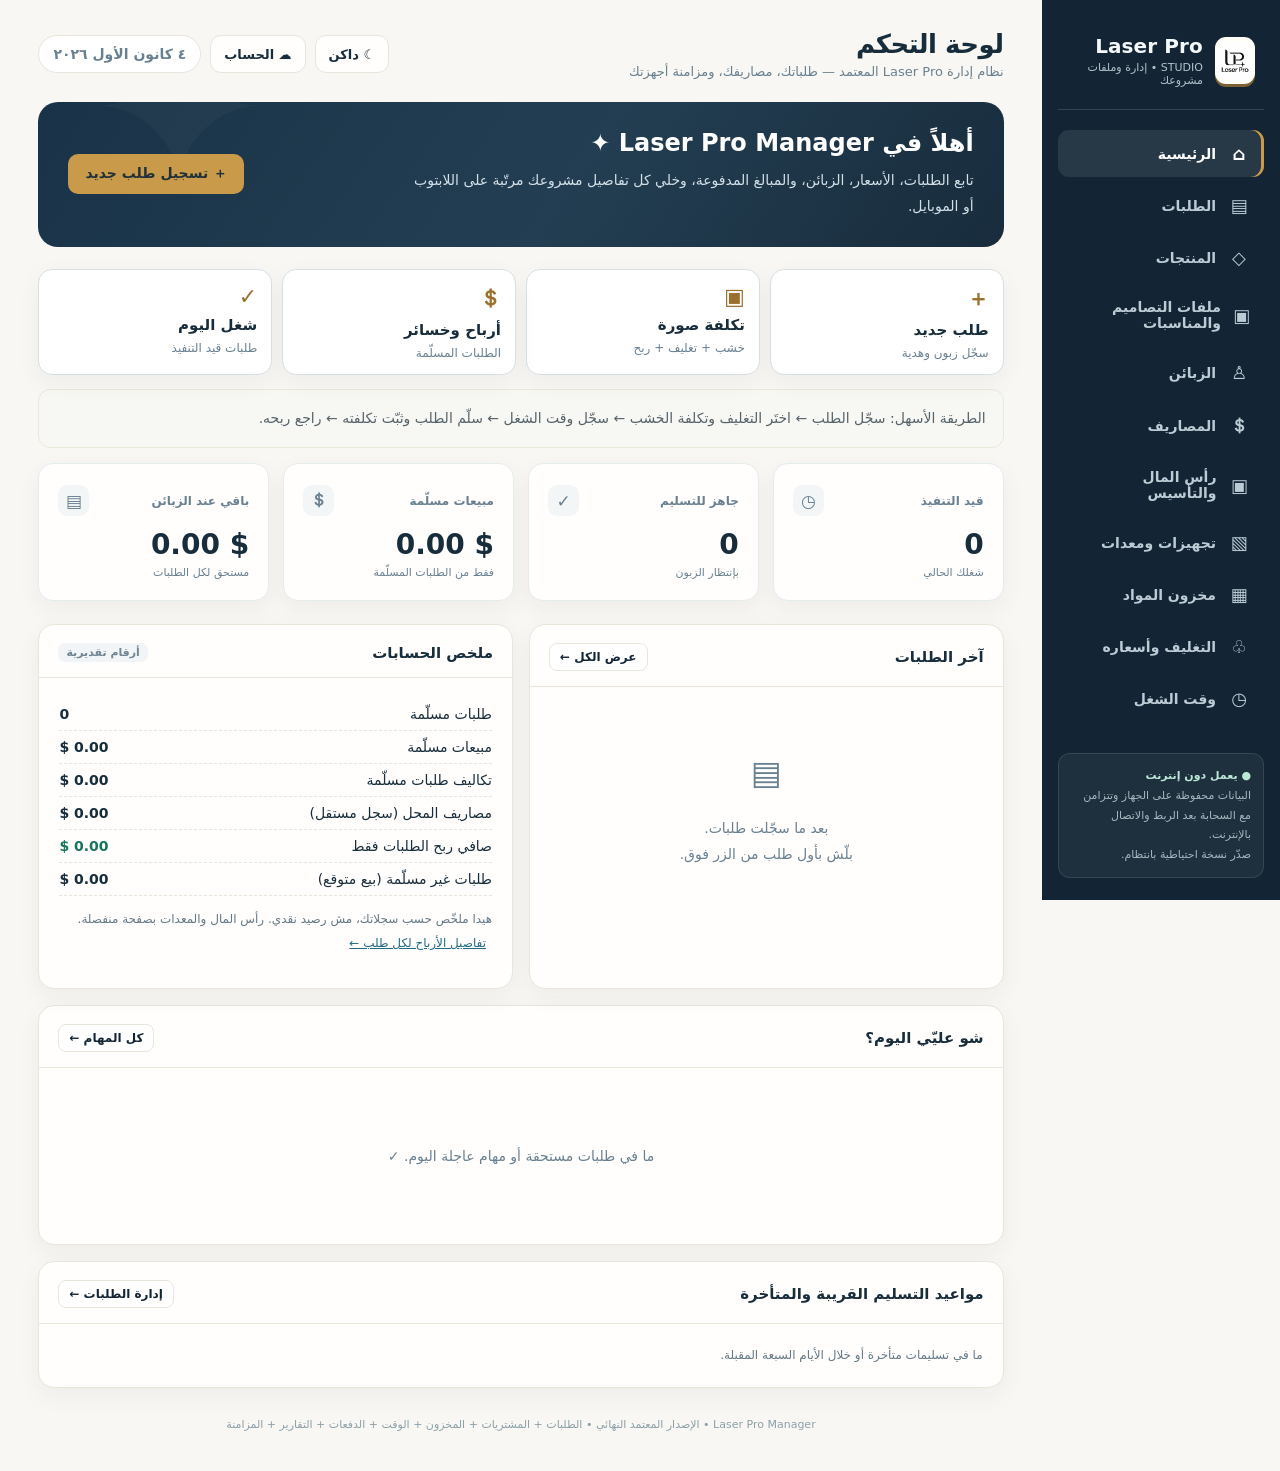
<file: laser-pro-original/index.html>
<!DOCTYPE html>
<html lang="ar" dir="rtl">
<head>
<meta charset="utf-8"/>
<meta name="viewport" content="width=device-width,initial-scale=1,viewport-fit=cover"/>
<meta name="theme-color" content="#122435"/>
<link rel="manifest" href="./manifest.webmanifest"/>
<link rel="stylesheet" href="./theme.css"/>
<link rel="stylesheet" href="./wood-ui.css"/>
<script src="./wood-layout.js"></script>
<link rel="icon" type="image/png" href="./icon-192.png"/>
<title>Laser Pro Studio — إدارة وملفات مشروعك</title>
<style>
:root{--navy:#132535;--navy2:#20384d;--gold:#d9ad5a;--goldlite:#f7efd9;--ink:#182d3b;--muted:#698090;--line:#e2e8eb;--surface:#fff;--bg:#f5f7f7;--red:#b84047;--green:#238164;--shadow:0 8px 30px rgba(24,49,59,.065)}
*{box-sizing:border-box}html{font-family:system-ui,-apple-system,'Segoe UI',Tahoma,Arial,sans-serif;scroll-behavior:smooth}body{margin:0;background:var(--bg);color:var(--ink);font-size:14px;min-width:290px}button,input,select,textarea{font:inherit}button{cursor:pointer}button:disabled{opacity:.45;cursor:not-allowed}a{color:inherit}.app{display:flex;min-height:100vh}.sidebar{background:var(--navy);color:#f4f8fa;width:238px;padding:22px 16px;position:sticky;top:0;height:100vh;flex-shrink:0;display:flex;flex-direction:column;gap:20px}.brand{display:flex;align-items:center;gap:12px;padding:12px 9px 22px;border-bottom:1px solid #ffffff24}.monogram{display:grid;place-items:center;width:47px;height:47px;background:linear-gradient(135deg,#f0d19a,#b99049);color:#172b37;font-weight:900;border-radius:14px;letter-spacing:-2px;font-size:21px;box-shadow:0 3px 0 #7d6134}.brand strong{font-size:20px;letter-spacing:.1px}.brand small{display:block;color:#b3c3cb;margin-top:3px;font-size:11px}.nav{display:grid;gap:5px}.nav button{border:0;background:transparent;color:#bccbd4;border-radius:11px;text-align:right;padding:13px 14px;display:flex;align-items:center;gap:12px;font-weight:600}.nav button .nav-ico{font-size:18px;width:22px;text-align:center}.nav button.active,.nav button:hover{background:#ffffff16;color:white}.nav button.active{box-shadow:inset -3px 0 0 var(--gold)}.sidebottom{margin-top:auto;font-size:11px;color:#a7b8c0;background:#ffffff0c;border:1px solid #ffffff1b;border-radius:12px;padding:12px;line-height:1.8}.sidebottom b{color:#bce8d7}.main{width:calc(100% - 238px);padding:0 min(3vw,42px) 40px;max-width:1700px}.topbar{padding:29px 0 23px;display:flex;justify-content:space-between;align-items:center;gap:10px}.topbar h1{font-size:26px;margin:0 0 5px;letter-spacing:-.5px}.subtitle{color:var(--muted);font-size:13px}.today{color:var(--muted);font-weight:600;background:#fff;border:1px solid var(--line);padding:10px 14px;border-radius:999px;white-space:nowrap}.page{display:none;animation:fade .15s}.page.active{display:block}@keyframes fade{from{opacity:.65;transform:translateY(3px)}to{opacity:1;transform:translateY(0)}}.hero{border-radius:20px;background:linear-gradient(125deg,#193247,#233e52 55%,#182c3c);color:white;padding:27px 30px;display:flex;justify-content:space-between;align-items:center;gap:25px;overflow:hidden;position:relative;margin-bottom:22px}.hero:after{content:"✦";position:absolute;font-size:220px;color:#ffffff08;left:5%;top:-120px;pointer-events:none}.hero h2{font-size:24px;margin:0 0 11px}.hero p{max-width:570px;line-height:1.85;color:#d3e0e8;margin:0}.hero .button{z-index:1}.button{border:0;background:var(--navy);color:#fff;padding:11px 17px;border-radius:10px;font-weight:700;display:inline-flex;align-items:center;justify-content:center;gap:8px;white-space:nowrap;min-height:40px}.button:hover{filter:brightness(1.1)}.button.gold{background:var(--gold);color:#20313c}.button.light{background:var(--goldlite);color:#6c4c16}.button.secondary{background:white;border:1px solid var(--line);color:var(--ink)}.button.danger{background:#fff3f2;border:1px solid #efcecd;color:var(--red)}.button.sm{padding:7px 11px;font-size:12px;min-height:34px}.button:focus-visible,.nav button:focus-visible{outline:3px solid #e5bd6f;outline-offset:2px}.metrics{display:grid;grid-template-columns:repeat(4,minmax(0,1fr));gap:14px;margin:15px 0 23px}.metric{background:var(--surface);padding:21px 19px;border-radius:15px;box-shadow:var(--shadow);border:1px solid #e5ecee}.metric-top{display:flex;justify-content:space-between;align-items:center;color:var(--muted);font-size:12px;font-weight:700;gap:6px}.metric .glyph{background:#f2f6f7;border-radius:9px;font-size:17px;width:31px;height:31px;display:grid;place-items:center}.metric .value{font-size:28px;font-weight:800;margin-top:12px;direction:ltr;text-align:right;font-variant-numeric:tabular-nums;white-space:nowrap}.metric .desc{color:var(--muted);font-size:11px;margin-top:5px}.sectionhead{display:flex;align-items:center;justify-content:space-between;gap:12px;margin-bottom:13px;flex-wrap:wrap}.sectionhead h2,.sectionhead h3{margin:0;font-size:20px}.actions{display:flex;gap:8px;align-items:center;flex-wrap:wrap}.panel{background:var(--surface);border:1px solid var(--line);border-radius:16px;box-shadow:var(--shadow);overflow:hidden}.panel .panelhead{padding:18px 19px 15px;border-bottom:1px solid var(--line);display:flex;justify-content:space-between;align-items:center;gap:8px}.panelhead h3{font-size:15px;margin:0}.panelpad{padding:20px}.muted{color:var(--muted)}.small{font-size:12px}.hint{font-size:12px;line-height:1.9;color:#637885}.hintbox{background:#f7f8f3;padding:15px 17px;border:1px solid #eae9d7;border-radius:12px;margin-top:15px;color:#56636b;line-height:1.95}.tools{display:flex;align-items:center;justify-content:space-between;gap:10px;margin:15px 0;flex-wrap:wrap}.search{border:1px solid var(--line);background:white;min-height:40px;min-width:200px;width:290px;max-width:100%;border-radius:10px;padding:9px 13px;outline-color:var(--gold)}.tablewrap{overflow:auto;max-width:100%}table{border-collapse:collapse;width:100%;min-width:680px}th,td{padding:14px 16px;text-align:right;border-bottom:1px solid #edf1f2;vertical-align:middle;white-space:nowrap}th{background:#f8fafb;color:#5a7080;font-size:12px;font-weight:700}td{font-size:13px}tr:last-child td{border-bottom:0}tr:hover td{background:#fafbfb}.tag{display:inline-flex;align-items:center;border-radius:50px;background:#f1f4f6;color:#425564;font-weight:700;font-size:11px;padding:6px 9px;white-space:nowrap}.tag.new{background:#e7effe;color:#3168a6}.tag.progress{background:#fff4db;color:#9b660b}.tag.ready{background:#e4f5ed;color:#157052}.tag.done{background:#e9ecef;color:#58616a}.tag.cancel{background:#fff0f0;color:#ae4e4e}.inlineactions{display:flex;gap:5px;align-items:center}.linkbutton{border:1px solid var(--line);background:#fff;border-radius:8px;padding:6px 10px;color:var(--navy);font-weight:700;font-size:12px}.linkbutton:hover{background:#f1f6f8}.empty{text-align:center;color:var(--muted);padding:55px 15px;line-height:1.9}.empty .big{font-size:33px;margin-bottom:10px}.grid2{display:grid;grid-template-columns:1fr 1fr;gap:16px}.settings-grid{display:grid;grid-template-columns:repeat(2,minmax(0,1fr));gap:15px}.field{display:flex;flex-direction:column;gap:6px;min-width:0}.field label{font-weight:700;color:#536673;font-size:12px}.field input,.field select,.field textarea{width:100%;border:1px solid #dce5e8;background:white;border-radius:10px;outline:none;padding:11px 12px;min-height:43px;color:var(--ink)}.field textarea{resize:vertical;min-height:83px}.field input:focus,.field select:focus,.field textarea:focus{border-color:#b79a6d;box-shadow:0 0 0 3px #e9d7b269}.field small{font-size:11px;color:#7d919d}.field.full{grid-column:1/-1}dialog{width:min(600px,calc(100vw - 24px));max-height:90vh;border:0;box-shadow:0 15px 65px #09172155;border-radius:20px;padding:0;overflow:auto;color:var(--ink)}dialog::backdrop{background:#0a1c27a6;backdrop-filter:blur(2px)}.modalhead{padding:23px 25px;border-bottom:1px solid var(--line);display:flex;justify-content:space-between;align-items:center}.modalhead h2{font-size:20px;margin:0}.x{background:#f1f4f5;border:0;width:32px;height:32px;border-radius:9px;font-size:19px;line-height:1}.modalbody{padding:21px 25px}.modalfooter{padding:18px 25px;display:flex;gap:10px;justify-content:flex-start;border-top:1px solid var(--line);background:#fdfefe}.divider{border:0;border-top:1px solid var(--line);margin:18px 0}.statusline{padding:12px 17px;border-radius:10px;background:#eff7f2;color:#18704a;margin:0 0 14px}.warning{background:#fff9ec;border-color:#f0dfb5}.footer{font-size:11px;color:#8ca0aa;margin-top:30px;text-align:center}.summaryline{display:flex;justify-content:space-between;gap:10px;padding:8px 0;border-bottom:1px dashed var(--line)}.summaryline:last-child{border-bottom:0}.files{display:flex;gap:10px;flex-wrap:wrap;align-items:center}.visually-hidden{position:absolute;width:1px;height:1px;padding:0;margin:-1px;overflow:hidden;clip:rect(0,0,0,0);white-space:nowrap;border:0}.warn-text{color:#aa6c28}.green-text{color:var(--green)}.red-text{color:var(--red)}.badge{display:inline-block;background:#f1f5f7;border-radius:7px;padding:3px 8px;font-size:11px;color:#718592;font-weight:700}.note-card{padding:15px 18px;border-radius:13px;background:#f8fafb;border:1px solid var(--line);line-height:2}.toast{position:fixed;z-index:9999;bottom:22px;left:24px;background:#233c4d;color:#fff;border-radius:12px;box-shadow:0 10px 30px #0a1b2440;padding:14px 18px;max-width:calc(100vw - 40px);display:none}.toast.show{display:block}.numeric{font-variant-numeric:tabular-nums;direction:ltr;display:inline-block}
.cost-summary{margin-top:13px}.profit-number{font-size:26px;font-weight:800;color:var(--green)}.profit-number.loss{color:var(--red)}.photo-grid{display:grid;grid-template-columns:repeat(auto-fill,minmax(135px,1fr));gap:12px;margin-top:14px}.photo-card{border:1px solid var(--line);border-radius:12px;overflow:hidden;background:#fbfcfd;padding:9px}.photo-card img{width:100%;height:115px;object-fit:cover;border-radius:7px;background:#edf0f0}.photo-card strong{display:block;font-size:12px;margin:6px 0}.photo-card button{font-size:11px}.cost-breakdown{display:grid;grid-template-columns:repeat(2,minmax(0,1fr));gap:7px}.cost-breakdown>div{border:1px solid var(--line);padding:12px;border-radius:10px;background:#f9fbfc}.cost-breakdown b{display:block;margin-top:6px} .file-status{font-size:12px;color:var(--muted)}
/* Add-ons: investments, inventory, deadlines */
@media(min-width:751px){.nav{overflow-y:auto;min-height:0;flex:1;align-content:start;scrollbar-width:thin}.sidebottom{flex-shrink:0}}
@media(max-width:750px){.nav{flex:unset;overflow-y:hidden}}
.report-picker{display:flex;align-items:center;gap:10px;flex-wrap:wrap}.report-picker input{border:1px solid var(--line);border-radius:10px;padding:10px;background:white;max-width:180px}.audit-info{font-size:12px;color:var(--muted);line-height:1.8}.report-grid{display:grid;grid-template-columns:repeat(2,minmax(0,1fr));gap:12px}.receipt-hint{background:#ecf6fa;border:1px solid #d3e6ef;border-radius:10px;padding:11px 13px;line-height:1.8}.timer-box{padding:20px;border:1px solid #d9e6e6;background:#f2f8f6;border-radius:14px}.timer-clock{font-variant-numeric:tabular-nums;direction:ltr;font-size:32px;font-weight:800;text-align:center;margin:12px 0}.order-select{min-width:220px;max-width:100%;padding:10px;border-radius:10px;border:1px solid #dce5e8;background:white}.receipt-action{border:1px solid #c6dfd1;color:#125f48;background:#ecf8f2}
@media(max-width:750px){.report-grid{grid-template-columns:1fr}.inlineactions{flex-wrap:wrap}.order-select{width:100%}}
.deadline-list{display:grid;gap:10px}.deadline-item{display:flex;justify-content:space-between;gap:12px;align-items:center;border-bottom:1px dashed var(--line);padding:8px 0;flex-wrap:wrap}.deadline-item:last-child{border:0}.notice{color:#9b660b;background:#fff7e6;border:1px solid #f5e5b7;padding:9px 12px;border-radius:9px}.type-chip{display:inline-flex;background:#eef3f5;border-radius:8px;padding:5px 8px;font-size:11px;font-weight:700}.type-chip.bad{color:#9c402b;background:#ffebdf}.type-chip.good{color:#1b795b;background:#e2f6eb}
@media(max-width:1130px){.metrics{grid-template-columns:repeat(2,minmax(0,1fr))}.grid2{grid-template-columns:1fr}}
@media(max-width:750px){.app{display:block;padding-bottom:70px}.sidebar{width:100%;height:auto;position:relative;padding:10px 14px 0;display:block}.brand{border:0;padding:6px 0 11px}.brand strong{font-size:18px}.monogram{width:39px;height:39px;font-size:18px}.nav{position:fixed;bottom:0;right:0;left:0;z-index:20;background:#132535;display:flex;gap:0;padding:5px 6px calc(5px + env(safe-area-inset-bottom));box-shadow:0 -5px 23px #0002;justify-content:flex-start;overflow-x:auto;overscroll-behavior-x:contain;scroll-snap-type:x proximity;scrollbar-width:thin}.nav button{flex:0 0 82px;scroll-snap-align:start;display:flex;flex-direction:column;align-items:center;gap:1px;padding:6px 2px;border-radius:7px;font-size:10px;white-space:nowrap;text-align:center}.nav button .nav-ico{font-size:20px}.nav button.active{box-shadow:inset 0 3px 0 var(--gold)}.sidebottom{display:none}.main{padding:0 14px 25px;width:100%}.topbar{padding:20px 0 14px}.topbar h1{font-size:22px}.today{font-size:10px;padding:7px 9px}.hero{padding:22px 18px;display:block}.hero h2{font-size:21px}.hero .button{margin-top:16px}.metrics{gap:9px;margin-top:10px}.metric{padding:15px 12px}.metric .value{font-size:21px}.metric-top{font-size:11px}.panelpad{padding:15px}.settings-grid{grid-template-columns:1fr}.search{width:100%}.sectionhead h2{font-size:19px}.modalbody{padding:17px}.modalhead,.modalfooter{padding:16px}.tools{display:block}.tools>*{margin-bottom:8px}.mobile-scroll-note{display:block}}
@media(min-width:751px){.mobile-scroll-note{display:none}}
@media print{.sidebar,.topbar,.actions,.tools,.button,.footer{display:none!important}.main{width:100%;padding:0}.panel{box-shadow:none}body{background:white}.page{display:none!important}.page.active{display:block!important}}
.order-pick-box{border:1px solid #c6ddcf;border-radius:12px;padding:14px;background:#f7fcf8}.order-pick-box h3{color:#14374a}.material-choice-list{max-height:300px;overflow:auto;display:grid;gap:6px}.pick-material{display:grid;grid-template-columns:minmax(130px,1.4fr) minmax(140px,1fr) 85px;gap:10px;align-items:center;border:1px solid var(--line);background:#fff;padding:9px;border-radius:10px}.pick-material.selected{background:#effaf3;border-color:#aed7b6}.pick-material label{cursor:pointer;display:flex;gap:6px;align-items:center;flex-wrap:wrap}.pick-material-amount{display:flex;gap:7px;align-items:center}.material-qty{width:78px;min-width:65px;padding:7px!important}.material-subtotal{text-align:left}.warn-text{color:#b84047}@media(max-width:680px){.pick-material{grid-template-columns:1fr auto;gap:5px}.pick-material-amount{grid-column:1}.material-subtotal{grid-column:2;grid-row:2}.order-pick-box{padding:9px}}

.final-note{background:#e9f6f0;border:1px solid #a5d8c1;border-radius:12px;padding:12px;margin:12px 0;color:#174b3d}
@media(max-width:750px){#dailyDesk .summaryline{align-items:flex-start;gap:8px;flex-wrap:wrap}#cashPosition .cost-breakdown{grid-template-columns:1fr}}

/* Laser Pro final finance: readable, action-first pages */
.easy-cost-panel{padding:18px;border:1px solid #d6e2e5;border-radius:15px;background:linear-gradient(135deg,#f9fbfd,#f2f7f7);margin:15px 0}
.easy-cost-panel h3{margin:0 0 6px;font-size:17px}
.easy-cost-grid{display:grid;grid-template-columns:repeat(2,minmax(0,1fr));gap:12px;margin:14px 0}
.easy-cost-grid .field{min-width:0}.easy-cost-grid select{width:100%;min-width:0}
.easy-cost-table{width:100%;border-collapse:collapse;margin-top:10px}.easy-cost-table td,.easy-cost-table th{padding:10px 7px;border-bottom:1px solid #dce6e9;text-align:right}.easy-cost-table th{font-size:12px;color:#5c7180}
.easy-cost-panel .total-card{padding:13px;border-radius:11px;background:#e5f2ed;margin-top:12px}
.finance-hero{display:grid;grid-template-columns:repeat(3,minmax(0,1fr));gap:12px;margin-bottom:12px}
.finance-hero .finance-total{background:#f0f5f6;padding:15px;border-radius:12px;min-width:0}
.finance-hero .finance-total span{display:block;color:#5d7684;font-size:12px}.finance-hero .finance-total b{font-size:23px;display:block;margin-top:7px;overflow-wrap:anywhere}
.finance-total.positive b{color:#16775c}.finance-total.negative b{color:#b33d43}
.row-profit-positive{color:#16775c;font-weight:700}.row-profit-negative{color:#b33d43;font-weight:700}
@media(max-width:650px){.easy-cost-grid{grid-template-columns:1fr}.finance-hero{grid-template-columns:1fr 1fr}.finance-hero .finance-total b{font-size:18px}.easy-cost-panel{padding:12px}}
.pack-unit-preview{background:#f0f6f3;padding:12px;border-radius:9px;border:1px solid #bad9c8;font-weight:800;color:#17644e;min-height:42px}
.pack-cost-cards{display:grid;grid-template-columns:repeat(3,minmax(0,1fr));gap:9px;margin:12px 0}.pack-cost-cards>div{padding:12px;border:1px solid #d4e4e8;border-radius:10px;background:#f8fbfb}.pack-cost-cards span{display:block;font-size:12px;color:#657a82}.pack-cost-cards b{display:block;font-size:20px;margin-top:6px}.quick-link{border:0;background:none;color:#216b82;cursor:pointer;text-decoration:underline;font:inherit}.profit-facts{display:grid;grid-template-columns:repeat(3,1fr);gap:9px;margin:12px 0}.profit-facts>div{border:1px solid #d9e3e5;border-radius:10px;padding:12px;background:#f7fafb}.profit-facts b{display:block;font-size:20px;margin-top:5px}.cost-inner-details{max-width:420px;min-width:260px}.cost-inner-details table{width:100%}.cost-inner-details td{padding:5px;font-size:12px}.cost-inner-details summary{cursor:pointer;color:#16775c;font-weight:bold}.profit-positive{color:#16775c}.profit-negative{color:#b84047}.pack-qty-note{display:block;color:#587180;font-size:11px}
@media(max-width:650px){.pack-cost-cards,.profit-facts{grid-template-columns:1fr 1fr}.pack-unit-preview{padding:9px}}

/* Laser Pro Manager UX — separate investment / realized P&L / clear product prices */
.brand-icon{background:#fffdf8;padding:2px;overflow:hidden;border-radius:11px}.brand-icon img{width:100%;height:100%;object-fit:contain;border-radius:9px}
.dash-actions{display:grid;grid-template-columns:repeat(4,minmax(0,1fr));gap:10px;margin:14px 0}
.quick-tile{display:flex;align-items:flex-start;flex-direction:column;gap:7px;text-align:right;padding:14px;border:1px solid #d6e0e4;border-radius:14px;background:white;color:var(--ink);box-shadow:var(--shadow);min-width:0}
.quick-tile b{font-size:15px}.quick-tile small{font-size:12px;color:var(--muted)}.quick-tile:hover{border-color:#c3a16e;background:#fffaf2}.q-icon{color:#9b702d;font-size:22px;font-weight:800}
.finance-intro{margin-bottom:14px;line-height:1.9}.ledger-sums{display:grid;grid-template-columns:repeat(3,minmax(0,1fr));gap:11px;margin:15px 0}.ledger-sum{padding:15px;border:1px solid var(--line);border-radius:13px;background:#f8fafb}.ledger-sum span{display:block;font-size:12px;color:#647889}.ledger-sum strong{display:block;font-size:24px;margin-top:4px;overflow-wrap:anywhere}
.ledger-sum.earn{background:#ebf7f0;border-color:#c8e5d5}.ledger-sum.loss{background:#fff1f1;border-color:#f1d1d2}.ledger-sum.earn strong{color:#177355}.ledger-sum.loss strong{color:#b63a43}
.ledger-card{padding:14px 15px;margin-bottom:10px;background:#fff;border:1px solid #dce5e9;border-radius:13px}.ledger-head{display:flex;align-items:flex-start;justify-content:space-between;gap:10px;flex-wrap:wrap}.ledger-head b{font-size:15px}.ledger-caption{color:#6b7d8a;font-size:12px;margin-top:5px}.ledger-figures{display:grid;grid-template-columns:repeat(4,minmax(0,1fr));gap:8px;margin:12px 0}.ledger-figures>div{background:#f5f8f9;border-radius:9px;padding:9px;min-width:0}.ledger-figures span{color:#617886;font-size:11px;display:block}.ledger-figures b{font-size:15px;display:block;margin-top:3px}.ledger-card details{border-top:1px dashed #d5e1e4;padding-top:10px}.ledger-card summary{cursor:pointer;color:#136181;font-weight:800;padding:5px 0}.ledger-card details .summaryline{font-size:13px}
.product-mobile-grid{display:none}.product-price-card{padding:15px;background:#fff;border:1px solid var(--line);border-radius:14px;box-shadow:var(--shadow)}.product-price-card header{display:flex;justify-content:space-between;gap:8px}.product-price-card header b{font-size:16px}.product-price-card .pr-price{font-size:21px;color:#146f56;font-weight:800}.product-price-card .summaryline{font-size:13px;gap:10px}.product-price-card .inlineactions{margin-top:12px}
.cost-focus{background:#f8fbfc;border:1px solid #d6e2e5;border-radius:12px;padding:13px;margin-bottom:12px}.cost-focus h3{margin:0 0 10px}.cost-focus-grid{display:grid;grid-template-columns:repeat(2,minmax(0,1fr));gap:9px}.cost-focus-cell{border:1px solid #d8e5e8;background:white;border-radius:9px;padding:10px}.cost-focus-cell span{font-size:12px;color:#617b89;display:block}.cost-focus-cell b{font-size:17px;display:block;margin-top:4px}.cost-focus-cell.main{background:#eef7ee}.cost-focus-cell.warning{background:#fff1f1}
@media(max-width:1050px){.dash-actions{grid-template-columns:repeat(2,minmax(0,1fr))}.ledger-sums{grid-template-columns:repeat(2,minmax(0,1fr))}}
@media(max-width:750px){.dash-actions{grid-template-columns:repeat(2,minmax(0,1fr));gap:9px}.quick-tile{padding:11px}.product-mobile-grid{display:grid;grid-template-columns:1fr;gap:12px}.product-desktop-table{display:none}.ledger-figures{grid-template-columns:repeat(2,minmax(0,1fr))}.ledger-sum strong{font-size:18px}.cost-focus-grid{grid-template-columns:1fr 1fr}}
@media(max-width:390px){.ledger-sums{grid-template-columns:1fr 1fr}.finance-hero{grid-template-columns:1fr 1fr}}

/* Laser Pro Studio library / responsive cards */
.studio-folders{display:grid;grid-template-columns:repeat(auto-fit,minmax(155px,1fr));gap:10px;margin:15px 0}
.studio-folder{border:1px solid var(--line);background:#fff;text-align:right;border-radius:15px;padding:14px;min-height:77px;display:flex;align-items:center;gap:10px;color:var(--ink)}
.studio-folder.active{outline:2px solid var(--gold);background:var(--goldlite)}
.studio-folder .folder-icon{font-size:27px;color:#bc913f}
.studio-folder b,.studio-folder small{display:block}.studio-folder small{font-size:11px;color:var(--muted);margin-top:4px}
.studio-files{display:grid;grid-template-columns:repeat(auto-fill,minmax(205px,1fr));gap:12px;margin-top:13px}
.studio-file{background:#fff;border:1px solid var(--line);border-radius:14px;padding:12px;display:grid;gap:9px;min-width:0}
.studio-file-preview{height:115px;background:#f0f3f4;border-radius:11px;display:grid;place-items:center;overflow:hidden;color:var(--muted)}
.studio-file-preview img{height:115px;width:100%;object-fit:contain}
.studio-file b{overflow-wrap:anywhere}.studio-file .studio-info{color:var(--muted);font-size:11px;line-height:1.75}
.studio-file .actions{gap:5px}.studio-file .actions button{flex:1}
@media(max-width:640px){.studio-folders{grid-template-columns:repeat(2,minmax(0,1fr))}.studio-files{grid-template-columns:1fr 1fr}.studio-file{padding:9px}.studio-file .actions{display:grid;grid-template-columns:1fr 1fr}.studio-file .actions .button{white-space:normal;padding:5px}.studio-folder{padding:10px;min-height:67px}}
@media(max-width:340px){.studio-files{grid-template-columns:1fr}}


:root{--bg:#f8f7f3;--surface:#fffefd;--line:#e8e5db;--gold:#c99a49;--goldlite:#f7efda;--shadow:0 8px 25px rgba(32,45,59,.052)}
.feature-block{grid-column:1/-1;padding:12px 14px;margin:3px 0;border:1px solid #e8e1d2;background:#fffdf8;border-radius:14px;display:grid;gap:10px}
.feature-row{display:flex;align-items:center;justify-content:space-between;gap:12px;font-weight:750;color:var(--navy);cursor:pointer}
.feature-row input{appearance:none;width:45px;min-width:45px;height:26px;border:1px solid #d6d2c6;background:#d9dee0;border-radius:99px;position:relative;cursor:pointer;transition:.18s}
.feature-row input:before{content:'';position:absolute;top:3px;right:3px;width:18px;height:18px;border-radius:100%;background:white;box-shadow:0 1px 3px #0003;transition:.18s}
.feature-row input:checked{background:var(--gold);border-color:#b8904c}.feature-row input:checked:before{transform:translateX(-18px)}
.feature-dims{display:grid;grid-template-columns:repeat(2,minmax(0,1fr));gap:10px}.feature-dims[hidden]{display:none}
.feature-note{font-size:12px;color:#6d7575;font-weight:400;line-height:1.7}
.order-price-summary{padding:15px;background:#fdfaf1;border:1px solid #e9d8b3;border-radius:12px;line-height:1.9;margin-top:10px}.order-price-summary b{color:#233b4a}
@media(max-width:410px){.feature-dims{grid-template-columns:repeat(2,minmax(0,1fr))}.feature-block{padding:10px}.order-price-summary{font-size:13px}}
</style>
</head>
<body>
<div class="app">
<aside class="sidebar">
 <div class="brand"><span class="monogram brand-icon"><img src="./icon-192.png" width="36" height="36" alt="شعار Laser Pro"></span><div><strong>Laser Pro</strong><small>STUDIO • إدارة وملفات مشروعك</small></div></div>
 <nav class="nav" id="nav" aria-label="أقسام البرنامج">
  <button class="active" data-page="dashboard"><span class="nav-ico">⌂</span>الرئيسية</button>
  <button data-page="orders"><span class="nav-ico">▤</span>الطلبات</button>
  <button data-page="products"><span class="nav-ico">◇</span>المنتجات</button>
  <button data-page="studio"><span class="nav-ico">▣</span>ملفات التصاميم والمناسبات</button>
  <button data-page="customers"><span class="nav-ico">♙</span>الزبائن</button>
  <button data-page="expenses"><span class="nav-ico">＄</span>المصاريف</button>
  <button data-page="investment"><span class="nav-ico">▣</span>رأس المال والتأسيس</button>
  <button data-page="purchases"><span class="nav-ico">▧</span>تجهيزات ومعدات</button>
   <button data-page="inventory"><span class="nav-ico">▦</span>مخزون المواد</button>
    <button data-page="packaging"><span class="nav-ico">♧</span>التغليف وأسعاره</button>
   <button data-page="work"><span class="nav-ico">◷</span>وقت الشغل</button>
   <button data-page="payments"><span class="nav-ico">＄</span>دفعات الزبائن</button>
   <button data-page="debts"><span class="nav-ico">▤</span>الديون والذمم</button>
   <button data-page="reports"><span class="nav-ico">▥</span>تقارير شهرية</button>
   <button data-page="tasks"><span class="nav-ico">☑</span>المهام</button>
  <button data-page="costing"><span class="nav-ico">▣</span>تكلفة الطلب والصور</button>
  <button data-page="capital"><span class="nav-ico">◈</span>الأرباح والخسائر</button>
  <button data-page="settings"><span class="nav-ico">⚙</span>الإعدادات</button>
 </nav>
 <div class="sidebottom"><b>● يعمل دون إنترنت</b><br>البيانات محفوظة على الجهاز وتتزامن مع السحابة بعد الربط والاتصال بالإنترنت.<br>صدّر نسخة احتياطية بانتظام.</div>
</aside>
<main class="main">
 <header class="topbar"><div><h1 id="pageTitle">لوحة التحكم</h1><div class="subtitle">نظام إدارة Laser Pro المعتمد — طلباتك، مصاريفك، ومزامنة أجهزتك</div></div><div class="theme-controls"><button type="button" class="theme-choice theme-shortcut" data-theme-toggle aria-label="التغيير إلى المظهر الداكن">☾ داكن</button><button type="button" class="theme-choice theme-shortcut" data-page="settings" aria-label="إعدادات المزامنة">☁ الحساب</button><div class="today" id="today"></div></div></header>
 <section class="page active" id="page-dashboard">
  <div class="hero"><div><h2>أهلاً في Laser Pro Manager ✦</h2><p>تابع الطلبات، الأسعار، الزبائن، والمبالغ المدفوعة، وخلي كل تفاصيل مشروعك مرتّبة على اللابتوب أو الموبايل.</p></div><button class="button gold" data-action="new-order">＋ تسجيل طلب جديد</button></div>
  <div class="dash-actions" aria-label="العمليات اليومية">
    <button class="quick-tile" data-action="new-order"><span class="q-icon">＋</span><b>طلب جديد</b><small>سجّل زبون وهدية</small></button>
    <button class="quick-tile" data-page="costing"><span class="q-icon">▣</span><b>تكلفة صورة</b><small>خشب + تغليف + ربح</small></button>
    <button class="quick-tile" data-page="capital"><span class="q-icon">＄</span><b>أرباح وخسائر</b><small>الطلبات المسلّمة</small></button>
    <button class="quick-tile" data-page="tasks"><span class="q-icon">✓</span><b>شغل اليوم</b><small>طلبات قيد التنفيذ</small></button>
   </div><div class="hintbox" id="dashboardGuide" style="margin:12px 0">الطريقة الأسهل: سجّل الطلب ← اختَر التغليف وتكلفة الخشب ← سجّل وقت الشغل ← سلّم الطلب وثبّت تكلفته ← راجع ربحه.</div>
   <div class="metrics" id="dashMetrics"></div>
  <div class="grid2"><div class="panel"><div class="panelhead"><h3>آخر الطلبات</h3><button class="linkbutton" data-page="orders">عرض الكل ←</button></div><div id="recentOrders"></div></div><div class="panel"><div class="panelhead"><h3>ملخص الحسابات</h3><span class="badge">أرقام تقديرية</span></div><div class="panelpad" id="dashSummary"></div></div></div>
   <div class="panel" style="margin-top:16px"><div class="panelhead"><h3>شو عليّي اليوم؟</h3><button class="linkbutton" data-page="tasks">كل المهام ←</button></div><div class="panelpad" id="dailyDesk"></div></div><div class="panel" style="margin-top:16px"><div class="panelhead"><h3>مواعيد التسليم القريبة والمتأخرة</h3><button class="linkbutton" data-page="orders">إدارة الطلبات ←</button></div><div class="panelpad" id="deadlinePanel"></div></div>
 </section>
 <section class="page" id="page-orders"><div class="hintbox" style="margin-top:0;margin-bottom:12px">✓ كل طلب يحتفظ باسم الزبون ورقمه ومنطقته بشكل مستقل. تعديل اسم طلب ما بيغيّر باقي الطلبات.</div><div class="sectionhead"><h2>إدارة الطلبات</h2><div class="actions"><button class="button secondary" data-action="csv-orders">↓ Excel / CSV</button><button class="button" data-action="new-order">＋ طلب جديد</button></div></div><div class="tools"><input id="ordersSearch" class="search" placeholder="ابحث باسم الزبون، المنطقة أو المنتج..."/><select id="ordersFilter" class="search" style="width:auto;min-width:175px"><option value="all">كل الحالات</option><option value="طلب جديد">طلب جديد</option><option value="قيد التنفيذ">قيد التنفيذ</option><option value="جاهز للتسليم">جاهز للتسليم</option><option value="تم التسليم">تم التسليم</option><option value="ملغى">ملغى</option></select></div><div class="panel tablewrap" id="ordersTable"></div></section>
 <section class="page" id="page-products"><div class="sectionhead"><h2>المنتجات والأسعار</h2><button class="button" data-action="new-product">＋ منتج جديد</button></div><div class="hintbox" style="margin-top:0;margin-bottom:15px">كل منتج بيعرض <b>سعر البيع − تكلفة الخشب/المواد الأساسية − تكلفة التغليف الافتراضي للقطعة</b>. حدّد كيس أو كرتونة أو ريبون أو ساتان من زر «تغليف المنتج» مرة واحدة؛ الأسعار من مخزون التغليف. المبلغ المتبقي <b>قبل أجر وقت الشغل ومصاريف التشغيل</b>، مش ربح صافي. الوصفة بتنطبق على الطلبات الجديدة فقط؛ الطلبات القديمة ما بتتغيّر.</div><div class="tools" style="margin-bottom:10px"><button class="button secondary sm" data-page="packaging">قائمة التغليف وأسعار الحبة</button><button class="button secondary sm" data-page="costing">تكلفة الطلبات الفعلية</button></div><div class="tools"><input id="productsSearch" class="search" placeholder="بحث بالمنتج أو المقاس..."/></div><div class="product-mobile-grid" id="productsMobile" aria-label="بطاقات المنتجات"></div><div class="panel tablewrap product-desktop-table" id="productsTable"></div></section>
 <section class="page" id="page-customers"><div class="sectionhead"><h2>دفتر الزبائن</h2><button class="button" data-action="new-customer">＋ زبون جديد</button></div><div class="tools"><input id="customersSearch" class="search" placeholder="اسم أو هاتف أو منطقة..."/></div><div class="panel tablewrap" id="customersTable"></div></section>
 <section class="page" id="page-expenses"><div class="sectionhead"><h2>المصاريف</h2><button class="button" data-action="new-expense">＋ تسجيل مصروف</button></div><div class="metrics" id="expenseMetrics"></div><div class="panel tablewrap" id="expensesTable"></div><div class="hintbox">المصاريف العامة مثل كهرباء، صيانة، مواصلات أو شراء مواد. إذا سجّلت مصروفاً ضمن طلب معين، لا تسجّله مرة ثانية هون حتى ما ينحسب مرتين.</div></section>
 <section class="page" id="page-purchases">
  <div class="sectionhead"><h2>تجهيزات المشروع ومصاريف التأسيس</h2><div class="actions"><button class="button secondary" data-action="csv-purchases">↓ تقرير CSV</button><button class="button" data-action="new-purchase">＋ تسجيل مشتريات</button></div></div>
  <div class="hintbox" style="margin-top:0">سجّل هون كل شي دفعته من بداية مشروع Laser Pro: مكنة الليزر، الطابعة، المكبس، الأدوات، رفوف الورشة، وأي مشتريات أخرى. المبالغ هاي <b>منفصلة عن المصاريف التشغيلية والأرباح</b> لمنع الحساب مرتين.</div>
  <div class="metrics" id="purchaseMetrics"></div>
  <div class="tools"><input class="search" id="purchaseSearch" placeholder="اسم الغرض أو المورّد..."/><select class="search" id="purchasePhase" style="width:auto;min-width:180px"><option value="all">من أول المشروع حتى اليوم</option><option value="تأسيس">مشتريات التأسيس</option><option value="لاحق">مشتريات بعد الانطلاق</option></select></div>
  <div class="panel tablewrap" id="purchasesTable"></div>
  <div class="hintbox">المبلغ الإجمالي = الكمية × سعر القطعة + الشحن والتركيب. «المدفوع» يسجّل اللي دفعته فعلياً، و«الباقي» بيفرجيك شو عليك. أسعار الأدوات الموجودة عندك ما رح تتعبّى تلقائياً؛ سجّل كلفتها الحقيقية.</div>
 </section>
 <section class="page" id="page-inventory">
  <div class="sectionhead"><h2>مخزون المواد</h2><div class="actions"><button class="button secondary" data-action="csv-inventory">↓ تقرير CSV</button><button class="button" data-action="new-stock">＋ مادة جديدة</button></div></div>
  <div class="hintbox" style="margin-top:0">من هون بتعرف قديش باقي عندك من ألواح الخشب، الأكريليك، التعاليق، الغراء وأغراض التغليف. المتوفر الفعلي = رصيد البداية + المشتريات − المواد المستهلكة. المواد المحجوزة تظهر منفصلة لتجنّب نفادها أثناء تجهيز الطلب.</div>
  <div class="hintbox" id="cloudRecoveryNotice" style="display:none;margin:12px 0;border:1px solid var(--gold)">
  <b>محفوظاتك القديمة مش ضايعة.</b>
  <p>إذا ظهرت المواد صفر، هيدا غالباً لأن المتصفح بعده مش متصل بحساب Laser Pro السحابي. سجّل الدخول بنفس حسابك لاسترجاع رأس المال والتأسيس والتغليف والطلبات. <b>ما تعيد إدخال البيانات القديمة.</b></p>
  <button class="button" type="button" data-action="recover-cloud">☁ تسجيل الدخول واسترجاع محفوظاتي</button>
</div>
<div class="metrics" id="stockMetrics"></div>
  <div class="stock-card-grid" id="stockCards" aria-live="polite"></div>
  <div class="tools"><input class="search" id="stockSearch" placeholder="بحث باسم المادة أو المورّد..."/><select class="search" id="stockFilter" style="width:auto;min-width:140px"><option value="all">كل المواد</option><option value="low">قاربت على النفاد</option></select></div>
  <div class="panel tablewrap stock-classic-table" id="stockTable"></div>
  <div class="hintbox">قيمة المخزون المتبقي تقديرية حسب سعر الشراء لكل وحدة. الوصفات تحجز المواد عند فتح الطلب. عند تأكيد الاستهلاك أو تسليم الطلب ينخفض الرصيد الفعلي، والإلغاء يحرر الحجوزات. المشتريات ليست مصروفاً تشغيلياً إضافياً على نفس القطعة.</div>
 </section>
 <section class="page" id="page-packaging">
  <div class="sectionhead"><h2>مواد التغليف — الكلفة الكاملة وسعر الوحدة</h2><div class="actions"><button class="button secondary" data-action="pack-csv">↓ تنزيل CSV</button><button class="button secondary" data-action="pack-receipt">＋ شراء كمية جديدة</button><button class="button" data-action="pack-new">＋ صنف تغليف جديد</button></div></div>
  <div class="hintbox" style="margin-top:0">سجّل التغليف مرة واحدة: عدد الكياس أو الكراتين أو طول الريبون والساتان مع <b>السعر الإجمالي للكمية كلها</b>، فيحسب البرنامج سعر الحبة أو المتر تلقائياً. بعدها بتظهر المواد داخل تكلفة أي طلب كاختيارات جاهزة. الشراء يزيد المخزون، والاستهلاك فقط هو اللي يدخل بتكلفة القطعة، وما منحسب الشراء مرّتين بالربح.</div>
  <div class="metrics" id="packagingMetrics"></div>
  <div class="panel panelpad" id="packagingMissing" style="margin-bottom:12px"></div>
  <div class="panel tablewrap" id="packagingTable"></div>
  <div class="hintbox">مثال: جبت 100 كيس بمجموع 12$ → الكيس 0.12$. وإذا طلب استعمل كيسين، التكلفة 0.24$ فقط. إذا كان الشراء مسجّلاً سابقاً في «المصاريف»، استخدم «ربط مصروف سابق» بدل إدخاله من جديد.</div>
 </section>
 <section class="page" id="page-work">
  <div class="sectionhead"><h2>وقت الشغل وتكلفة الساعات</h2><div class="actions"><button class="button secondary" data-action="csv-work">↓ CSV</button><button class="button" data-action="new-worklog">＋ إضافة وقت يدوي</button></div></div>
  <div class="hintbox" style="margin-top:0">سجّل وقت التصميم والقص والحفر والتجميع لكل طلب. أجر الساعة اختياري وبتحدده من الإعدادات؛ هو تكلفة تقديرية لوقتك، مش مبلغ قبضته. المؤقّت خاص بهالجهاز، لكن السجلّات المحفوظة بتتزامن بالسحابة.</div>
  <div class="panel" style="margin:16px 0"><div class="panelhead"><h3>مؤقّت سريع</h3><span class="badge" id="timerStatus">متوقف</span></div><div class="panelpad timer-box"><div class="settings-grid"><div class="field"><label>الطلب</label><select id="timerOrder" class="order-select"></select></div><div class="field"><label>مرحلة الشغل</label><select id="timerStage" class="order-select"><option>تصميم</option><option>قص</option><option>حفر</option><option>تشطيب</option><option>تركيب</option><option>تغليف</option><option>أخرى</option></select></div></div><div class="timer-clock" id="timerClock">00:00:00</div><div class="files"><button class="button" data-action="timer-start">▶ ابدأ التوقيت</button><button class="button secondary" data-action="timer-stop">■ أوقف واحفظ</button><button class="button secondary" data-action="timer-cancel">إلغاء المؤقّت</button></div><p class="hint">وقت المؤقّت يبدأ لحظة الضغط على «ابدأ»، حتى لو سكّرت الصفحة. إذا نسيته شغّال، فيك تلغيه أو تعدّل سجلّه بعد الحفظ.</p></div></div>
  <div class="metrics" id="workMetrics"></div><div class="panel tablewrap" id="workTable"></div>
 </section>
 <section class="page" id="page-payments">
  <div class="sectionhead"><h2>سجل دفعات الزبائن</h2><div class="actions"><button class="button secondary" data-action="csv-payments">↓ CSV</button><button class="button" data-action="new-payment">＋ تسجيل دفعة</button></div></div>
  <div class="hintbox" style="margin-top:0">كل دفعة جديدة بتتسجّل بتاريخها ومبلغها وطريقة قبضها، وبتعدّل «المدفوع» والباقي بالطلب آلياً. الدفعات المسجّلة بالنسخ القديمة من دون تاريخ ما رح نخترع إلها تاريخ ونحسبها بالمقبوض الشهري.</div>
  <div class="metrics" id="paymentMetrics"></div><div class="panel tablewrap" id="paymentTable"></div>
 </section>
 <section class="page" id="page-reports">
  <div class="sectionhead"><h2>التقرير الشهري — مبيعات وتكاليف وأرباح وخسائر</h2><div class="actions"><button class="button secondary" data-action="csv-monthly">↓ CSV للإكسل</button><button class="button" data-action="html-monthly">↓ تنزيل تقرير شهري مرتب / PDF</button></div></div>
  <div class="panel panelpad"><div class="report-picker"><label for="reportMonth"><b>اختر الشهر</b></label><input type="month" id="reportMonth" /><span class="muted small">المبيعات المنجزة بتاريخ التسليم المثبت (والسجلات القديمة بحسب تاريخ الطلب)، والقبض بتاريخ الدفعة.</span></div></div>
  <div class="metrics" id="reportMetrics"></div><div class="panel panelpad" id="reportProfit" style="margin-bottom:14px"></div>
  <div class="grid2"><div class="panel"><div class="panelhead"><h3>تفصيل الحساب الشهري</h3></div><div id="reportBreakdown" class="panelpad"></div></div><div class="panel"><div class="panelhead"><h3>المبيعات حسب المنتج</h3></div><div id="reportProducts" class="panelpad"></div></div></div>
  <div class="panel panelpad" style="margin-top:14px"><h3>الطلبات المسلّمة — تكلفة وربح أو خسارة كل طلب</h3><div id="reportOrderDetails" class="tablewrap"></div></div><div class="panel panelpad" style="margin-top:14px"><h3>الدفعات التي قُبضت بهذا الشهر</h3><div id="reportPaymentsDetails" class="tablewrap"></div></div><div class="hintbox">المبيعات المنجزة حسب تاريخ التسليم المسجّل، والدفعات حسب تاريخ القبض؛ قد تكون الدفعات لطلبات أقدم. تكلفة كل طلب تُحسب من مواد وساعات نفس الطلب، وليس ساعات شهر آخر. الربح تقديري إذا في تكاليف ناقصة. لا تُخصم المعدات ولا مشتريات المخزون مرتين. المبالغ القديمة من دون تاريخ غير داخلة في مقبوضات الشهر.</div>
 </section>
 <section class="page" id="page-tasks">
  <div class="sectionhead"><h2>مهامي ومتابعة الشغل</h2><button class="button" data-action="new-task">＋ مهمة جديدة</button></div>
  <div class="hintbox" style="margin-top:0">أي طلب حالته «قيد التنفيذ» بيظهر لحاله بالقائمة الأولى؛ ما بدك تكتبه مرة ثانية. استعمل المهام اليدوية لأمور إضافية مثل تصوير أو شراء مواد.</div>
  <div class="panel" style="margin-bottom:14px"><div class="panelhead"><h3>طلبات قيد التنفيذ — تظهر تلقائياً</h3></div><div class="tablewrap" id="automaticTasks"></div></div><div class="metrics" id="taskMetrics"></div><div class="panel tablewrap" id="taskTable"></div>
 </section>
 <section class="page" id="page-costing">
  <div class="sectionhead"><h2>تكلفة الصورة بسهولة — اختَر المقاس والتغليف</h2><button class="button secondary" data-action="csv-costs">↓ تقرير كلفة الطلبات</button><button class="button" data-action="edit-cost-order">✎ تعديل المقاس والتغليف للطلب المختار</button></div>
  <div class="hintbox" style="margin-top:0">اختَر طلبك والمقاس والتغليف من القائمة الجاهزة. التكلفة والربح بيتحسبوا تلقائياً من الخشب (واجهة وخلفية وقاعدة)، المواد المستخدمة، الوقت والمصاريف. مشتريات المخزون تُسجّل مرة واحدة فقط.</div>
  <div class="panel panelpad"><div class="field"><label for="costOrder">أولاً: اختَر الطلب اللي بدك تحسب تكلفته</label><select id="costOrder"></select></div><div id="easyCostPanel" class="easy-cost-panel"></div>
   <div id="costSummary" class="cost-summary"></div>
   <div class="files" style="margin-top:14px"><button class="button" data-action="quick-materials">✓ اختيار مواد الطلب دفعة واحدة</button><button class="button secondary" data-action="new-use">＋ مادة منفردة</button><button class="button secondary" data-action="wa-ready">واتساب: الطلب جاهز</button><button class="button secondary" data-action="wa-received">واتساب: تأكيد الطلب</button></div>
   <div id="useTable" class="tablewrap"></div>
  </div>
  <div class="grid2" style="margin-top:16px">
   <div class="panel panelpad"><h3>صور الطلب المحفوظة</h3><p class="hint">الصورة الأصلية والتصميم المعتمد وصورة المنتج النهائي بتنحفظ بمساحة خاصة وآمنة في Supabase، مش داخل قاعدة البيانات ولا بشكل عام. رفع الصور وعرضها على جهاز آخر يحتاجان إنترنت وتسجيل الدخول.</p><div class="settings-grid"><div class="field"><label for="photoType">نوع الصورة</label><select id="photoType"><option value="الأصلية">صورة الزبون الأصلية</option><option value="التصميم">التصميم المعتمد</option><option value="المنتج النهائي">صورة المنتج النهائي</option></select></div><div class="field"><label for="photoFile">الصورة (JPG/PNG/WEBP حتى 5MB)</label><input type="file" id="photoFile" accept="image/jpeg,image/png,image/webp"/></div><div class="field full"><button type="button" class="button" data-action="photo-upload">رفع الصورة بشكل خاص</button></div></div><div id="photoGrid" class="photo-grid"></div></div>
   <div class="panel panelpad"><h3>إذن الزبون بنشر الصور</h3><p class="hint">خانة مستقلة عن حفظ الصور. عدم السؤال لا يعني الموافقة. ما في نشر تلقائي للإنستغرام أو فيسبوك أو تيك توك.</p><div class="field"><label for="publishConsent">حالة موافقة الزبون</label><select id="publishConsent"><option value="لم يُسأل">لم يُسأل</option><option value="موافق">وافق على النشر</option><option value="غير موافق">رفض النشر</option></select></div><div class="field"><label for="consentNote">ملاحظات الموافقة / المنصات المسموحة</label><textarea id="consentNote" placeholder="مثلاً: وافق على إنستغرام فقط بتاريخ...؛ موافقة كتابية في واتساب"></textarea></div><button class="button secondary" data-action="save-consent">حفظ إذن النشر</button><p id="consentBadge" class="hint"></p></div>
  </div>
  <div class="panel panelpad" style="margin-top:16px"><h3>وصفات المنتجات — الاستهلاك الآلي عند تسجيل طلب</h3><p class="hint">عرّف لكل منتج المواد اللي بتروح في القطعة الواحدة، مثل كيس واحد وكرت واحد و0.5 متر ساتان. عند تسجيل طلب جديد تتسجّل هالكميات تلقائياً، ومع تغيير كمية الطلب بتتعدّل الكمية آلياً. الوصفات الجديدة ما بتغيّر الطلبات القديمة إلا إذا اخترت تطبيقها عليها.</p><div class="settings-grid"><div class="field"><label for="recipeProduct">المنتج</label><select id="recipeProduct"></select></div><div class="field"><label for="recipeStock">المادة</label><select id="recipeStock"></select></div><div class="field"><label for="recipeQty">الكمية لكل قطعة</label><input id="recipeQty" type="number" min="0.001" step="any" value="1"/></div><div class="field"><label>الإضافة</label><button class="button" data-action="recipe-add">＋ أضف للوصفة</button></div></div><div id="recipeTable" class="tablewrap"></div><button class="button secondary sm" data-action="apply-recipe" style="margin-top:12px">تطبيق وصفة المنتج على الطلب المختار (مرة واحدة للعناصر الناقصة)</button></div>
 </section>
 <section class="page" id="page-investment">
  <div class="sectionhead"><h2>رأس المال والتأسيس — مستقل تماماً عن الأرباح</h2><button class="button secondary" data-page="purchases">عرض تجهيزات المشروع</button></div>
  <div class="hintbox">هيدي صفحة التمويل والتجهيزات فقط. <b>رأس المال هو المبلغ اللي حطيته لتمويل المشروع</b>، أما المعدات فهي موجودات اشتريتها بهذا التمويل. ما منجمع رأس المال مع سعر المعدات كأنهن مصروفين مختلفين، وما منخصم شراء الليزر أو الطابعة من ربح كل طلب.</div>
  <div class="metrics" id="investmentMetrics"></div>
  <div class="grid2" style="margin-top:14px"><div class="panel panelpad">
   <h3>تسجيل رأس المال اللي موّلته</h3>
   <form id="capitalFundingForm" class="settings-grid">
    <div class="field full"><label for="ownerCapital">المبلغ الإجمالي اللي ضخّيته بالمشروع لحد اليوم ($)</label><input type="number" min="0" step="0.01" id="ownerCapital" placeholder="مثال: 500" required></div>
    <div class="field full"><label for="capitalMemo">ملاحظة للتمويل (اختياري)</label><textarea id="capitalMemo" rows="2" placeholder="مثلاً: تمويل من مدّخراتي + إضافة لاحقة"></textarea></div>
    <div class="field full"><button class="button" type="submit">حفظ رأس المال فقط</button></div>
   </form>
   <p class="hint">هالمبلغ تعريف للتمويل، مش رصيد نقدي بالبنك. عند إضافة تمويل جديد، عدّل الإجمالي هنا. مسجّل بقائمة الإعدادات ومتزامن مثلها.</p>
  </div><div class="panel panelpad" id="investmentDetails"></div></div>
  <div class="panel panelpad" style="margin-top:14px"><h3>المعدات والتجهيزات المسجّلة من بداية المشروع</h3><div id="investmentPurchases" class="tablewrap"></div></div>
 </section>
 <section class="page" id="page-capital"><div class="sectionhead"><h2>الأرباح والخسائر — شغل Laser Pro فقط</h2></div>
 <div class="hintbox finance-intro"><b>هيدي حسابات الشغل، مش رأس مال التأسيس.</b> الطلبات المسلّمة بتظهر كبيع مُنجز حتى لو بقي على الزبون دفعة، والطلبات المفتوحة بتظهر كإيراد متوقّع منفصل. مصاريف التشغيل بتنخصم مرة واحدة فقط.</div>
 <div class="metrics" id="capitalMetrics"></div><div class="panel panelpad" id="capitalBreakdown"></div>
 <div class="panel panelpad" style="margin-top:14px"><h3>الطلبات المسلّمة — تفاصيل تكلفة وربح كل طلب</h3><p class="hint">اضغط «تفاصيل» عند أي طلب لتشوف الخشب والتغليف والمواد والوقت. الأرباح هنا قبل حسم مصاريف المحل العامة، وهي محسوبة منفصلة بالملخص.</p><div id="financeOrderCards" class="finance-ledger-list"></div><div class="tablewrap" id="financeOrderTable"></div></div>
 <div class="panel panelpad" style="margin-top:14px"><h3>الطلبات بعدُ مفتوحة — أرقام متوقعة وليست مبيعات منجزة</h3><div id="financePendingTable" class="finance-ledger-list"></div></div><div class="panel" style="margin-top:14px"><div class="panelhead"><h3>المبيعات والدفعات المستحقة</h3></div><div class="panelpad" id="cashPosition"></div></div><p class="hintbox">مصاريف إنشاء المشروع والماكينات واللابتوب مسجّلة حصراً بقسم «تجهيزات المشروع»، وليست خصماً جديداً من أرباح المبيعات. الربح هنا تقديري إذا فيه وقت أو مواد ناقصة.</p></section>
 <section class="page" id="page-debts">
 <div class="sectionhead"><h2>الديون والذمم — إلك وعليك</h2><div class="actions"><button class="button secondary" data-action="csv-debts">↓ تصدير الديون CSV</button><button class="button" data-action="new-debt">＋ تسجيل دين</button></div></div>
 <div class="hintbox" style="margin-top:0">طلبات الزبائن غير المدفوعة ومشتريات المورّدين مسجّلة تلقائياً بالأقسام الأصلية، فلا تعيد تسجيلها كدين يدوي. هون بتسجّل فقط ديون إضافية غير مرتبطة بطلب أو فاتورة تجهيزات، مع المبلغ والمدفوع والمتبقّي وتاريخ الاستحقاق.</div>
 <div class="metrics" id="debtMetrics"></div>
 <div class="panel panelpad" id="debtSummary"></div>
 <div class="panel tablewrap" id="debtTable" style="margin-top:14px"></div>
</section>
<section class="page" id="page-settings">
  <div class="sectionhead"><h2>الإعدادات والنسخ الاحتياطي</h2></div>
  <div class="panel" style="margin-bottom:16px"><div class="panelhead"><h3>مظهر البرنامج</h3></div>
   <div class="theme-settings"><div class="theme-actions" role="group" aria-label="اختيار مظهر البرنامج">
    <button type="button" class="theme-choice" data-theme-choice="light" aria-pressed="true">☀ فاتح — أبيض وأزرق وذهبي</button>
    <button type="button" class="theme-choice" data-theme-choice="dark" aria-pressed="false">☾ داكن — أسود وأبيض وذهبي</button></div>
    <p>اختيار المظهر محفوظ داخل البرنامج ولا يغيّر حسابات أو طلبات أو مخزون.</p>
   </div>
  </div>
  <div class="grid2">
   <div class="panel"><div class="panelhead"><h3>إعدادات حساب تكلفة الخشب</h3></div><div class="panelpad"><form id="settingsForm" class="settings-grid">
    <div class="field"><label for="woodPrice">سعر لوح الخشب ($)</label><input id="woodPrice" type="number" step="0.01" min="0" required></div>
    <div class="field"><label for="wastePct">نسبة الهدر (%)</label><input id="wastePct" type="number" step="1" min="0" max="300" required></div>
    <div class="field"><label for="woodW">عرض اللوح (سم)</label><input id="woodW" type="number" step="0.1" min="1" required></div>
    <div class="field"><label for="woodH">طول اللوح (سم)</label><input id="woodH" type="number" step="0.1" min="1" required></div>
    <div class="field"><label for="baseW">عرض القاعدة (سم)</label><input id="baseW" type="number" step="0.1" min="0" required></div>
    <div class="field"><label for="baseH">طول القاعدة (سم)</label><input id="baseH" type="number" step="0.1" min="0" required></div>
    <div class="field full"><button class="button" type="submit">حفظ إعدادات الخشب</button></div>
   </form><p class="hint">حسبة البورتريه: (المقاس × المقاس × طبقتين + مساحة القاعدة) ÷ مساحة اللوح × سعر اللوح × (1 + الهدر). ما فيها كهرباء، وقت، غراء أو تغليف إلا إذا بتضيف كلفتها بالطلب.</p></div></div>
   <div class="panel"><div class="panelhead"><h3>نسخ احتياطي يدوي (بالإضافة للمزامنة السحابية)</h3></div><div class="panelpad"><p style="line-height:1.95;margin-top:0">بالمزامنة السحابية بتنتقل البيانات تلقائياً عند الاتصال بالإنترنت. بضلّ مهم تحتفظ بنسخة JSON كل فترة؛ فيك تنقلها يدوياً كمان عند الحاجة.</p><div class="files"><button class="button" data-action="backup">↓ تصدير نسخة JSON</button><button class="button secondary" data-action="import">↑ استيراد / دمج</button><input id="importFile" type="file" accept=".json,application/json" hidden></div><div class="hintbox"><b>الدمج:</b> بيجمع الطلبات والزبائن المختلفة ويحدّث السجلات المتشابهة حسب وقت آخر تعديل. إذا عدّلت نفس الطلب على الجهازين بلا تبادل النسخ، التعديل الأحدث ممكن يحل محل التاني. تأكّد إن ساعة الجهازين مضبوطة.</div><p class="hint">⚠ مهم: لا تمسح بيانات المتصفح أو ملف البرنامج قبل ما تصدّر نسخة احتياطية. حذف بيانات المتصفح قد يمحو السجلات.</p><button class="button danger sm" data-action="reset">حذف البيانات على هالجهاز</button></div></div>
  </div>
  <div class="panel" style="margin-top:17px"><div class="panelhead"><h3>إعدادات الوقت والفواتير</h3></div><div class="panelpad"><form id="businessForm" class="settings-grid"><div class="field"><label for="hourlyRate">قيمة ساعة شغلك ($) — اقتراح مبدئي 2$، عدّله حسب تعبك</label><input id="hourlyRate" type="number" step="0.01" min="0" /></div><div class="field"><label for="brandName">اسم المتجر على الفاتورة</label><input id="brandName" maxlength="90" /></div><div class="field"><label for="brandPhone">رقم التواصل</label><input id="brandPhone" maxlength="65" dir="ltr" /></div><div class="field"><label for="brandInstagram">حساب إنستغرام</label><input id="brandInstagram" maxlength="90" dir="ltr" /></div><div class="field full"><label for="invoiceFooter">رسالة آخر الفاتورة</label><input id="invoiceFooter" maxlength="200" /></div><div class="field full"><button class="button" type="submit">حفظ إعدادات العمل والفواتير</button></div></form><p class="hint">الفاتورة إيصال تجاري عادي، وليست فاتورة ضريبية.</p></div></div>
  <div class="panel" style="margin-top:17px"><div class="panelhead"><h3>الربط السحابي بين اللابتوب والموبايل</h3><span class="badge" id="cloudStatus">غير مربوط</span></div><div class="panelpad">
<div class="hintbox">البرنامج مربوط بمشروع Laser Pro السحابي. سجّل الدخول بنفس الحساب اللي استعملته على تلفونك، وبعدها بتنتقل البيانات بين التلفون واللابتوب عند الاتصال. خذ نسخة JSON دورياً. <b>لا تشارك كلمة السر مع أي حدا.</b></div>
<div class="settings-grid" style="margin:12px 0">
<div class="field full"><label for="cloudUrl">Supabase Project URL</label><input id="cloudUrl" type="url" dir="ltr" placeholder="https://example.supabase.co" autocomplete="off" /></div>
<div class="field full"><label for="cloudKey">Publishable key (sb_publishable_...)</label><input id="cloudKey" type="text" dir="ltr" placeholder="sb_publishable_..." autocomplete="off" /></div>
<div class="field full"><button class="button secondary" type="button" id="cloudConfigure">حفظ إعدادات السحابة</button></div>
<div class="field"><label for="cloudEmail">الإيميل</label><input id="cloudEmail" type="email" dir="ltr" autocomplete="username" placeholder="you@example.com" /></div>
<div class="field"><label for="cloudPass">كلمة مرور الحساب السحابي</label><input id="cloudPass" type="password" autocomplete="current-password" placeholder="كلمة المرور" /></div>
</div>
<div class="files"><button class="button" id="cloudLogin" type="button">تسجيل الدخول</button><button class="button secondary" id="cloudSignUp" type="button">إنشاء الحساب</button><button class="button secondary" id="cloudSyncNow" type="button">↻ مزامنة الآن</button><button class="button danger sm" id="cloudLogout" type="button">تسجيل الخروج</button></div>
<div id="syncConflictSummary" class="hintbox" style="display:none"></div><p class="hint" id="cloudLastSync">غير متصل. يظل الحفظ المحلي شغال بدون إنترنت.</p>
<div class="hintbox">الحفظ على هذا الجهاز يتم محلياً فوراً، والسحابة تتحدّث مع الإنترنت كل 25 ثانية أو بعد تعديل الطلب. إن تعدّل نفس الطلب على جهازين بنفس الوقت، بيُعتمد التعديل الأحدث حسب ساعة الجهاز؛ اعمل نسخة احتياطية إذا بتشتغل على جهازين بدون اتصال.</div>
</div></div>
<div class="panel" style="margin-top:17px"><div class="panelhead"><h3>طريقة العمل بدون إنترنت</h3></div><div class="panelpad"><div class="note-card">١. ثبّت PWA من رابط HTTPS بعد زيارة الموقع للمرة الأولى بإنترنت.<br>٢. سجّل الطلبات بوجود الإنترنت أو بدونه؛ الحفظ بيكون محلياً أولاً.<br>٣. بترجع المزامنة لحالها لما يصير إنترنت والتطبيق مفتوح.<br>٤. اللابتوب ممكن يكون مطفي والموبايل بيكمل شغله؛ أول ما تشغل اللابتوب وتتصل بالإنترنت بتوصل التحديثات.<br>٥. احتفظ بنسخة احتياطية JSON خارج المتصفح. لا تعتمد على مساحة تخزين المتصفح وحدها.</div></div></div>
 </section>
 <div class="footer">Laser Pro Manager • الإصدار المعتمد النهائي • الطلبات + المشتريات + المخزون + الوقت + الدفعات + التقارير + المزامنة</div>

 <section class="page" id="page-studio">
  <div class="sectionhead"><h2>مكتبة تصاميم Laser Pro</h2><span class="badge" id="studioFileCount">0 ملف</span></div>
  <div class="hintbox" style="margin:0 0 15px">ملفاتك الأصلية للمناسبات والمنتجات واللوغو، خاصة بحسابك. المرفقات موجودة بالسحابة بشكل منفصل عن النسخة الاحتياطية JSON؛ افتحها أو نزّلها من الهاتف أو اللابتوب بعد تسجيل الدخول. ملفات LightBurn وIllustrator تُحمّل للتحرير ببرامجها الأصلية.</div>
  <div class="panel panelpad">
    <h3 style="margin:0 0 9px">مجلدات المناسبات والشغل</h3>
    <div class="studio-folders" id="studioFolders"></div>
  </div>
  <div class="panel panelpad" style="margin-top:14px">
    <h3 style="margin:0 0 9px">＋ حفظ ملف جديد في المكتبة</h3>
    <div class="settings-grid">
      <div class="field"><label for="studioFileInput">اختر الملف (حتى 20MB)</label><input id="studioFileInput" type="file" accept=".jpg,.jpeg,.png,.webp,.pdf,.svg,.ai,.eps,.dxf,.lbrn,.lbrn2,.lbzip,.zip,.nc,.gcode,.txt,.cdr" /></div>
      <div class="field"><label for="studioFileTitle">اسم التصميم</label><input id="studioFileTitle" placeholder="مثلاً: بورتريه عيد الأم 25×25" maxlength="130"/></div>
      <div class="field"><label for="studioFolderSelect">المجلد</label><select id="studioFolderSelect"><option value="عيد الأم">عيد الأم</option><option value="عيد الأب">عيد الأب</option><option value="أعياد الميلاد">أعياد الميلاد</option><option value="رأس السنة">رأس السنة</option><option value="الأعراس والخطوبة">الأعراس والخطوبة</option><option value="التخرج والنجاح">التخرج والنجاح</option><option value="مناسبات خاصة">مناسبات خاصة</option><option value="البورتريهات">البورتريهات</option><option value="مجسمات المهن">مجسمات المهن</option><option value="Funny Moments">Funny Moments</option><option value="التعاليق">التعاليق</option><option value="هوية المشروع">اللوغو والكروت وهوية المشروع</option><option value="أخرى">مجلد آخر</option></select></div>
      <div class="field"><label for="studioFolderOther">اسم مجلد خاص (اختياري)</label><input id="studioFolderOther" placeholder="مثلاً: عيد الاستقلال" maxlength="70"/></div>
      <div class="field"><label for="studioProduct">ربط بمنتج (اختياري)</label><select id="studioProduct"><option value="">من دون ربط</option></select></div>
      <div class="field"><label for="studioOrder">ربط بطلب زبون (اختياري)</label><select id="studioOrder"><option value="">من دون ربط</option></select></div>
      <div class="field full"><label for="studioNotes">ملاحظات وإعدادات تنفيذ</label><textarea id="studioNotes" rows="2" placeholder="المقاس، الخشب، سرعة الحفر، القوة، عدد الطبقات أو تعليمات التركيب" maxlength="1200"></textarea></div>
      <div class="field full"><button class="button" type="button" id="studioUploadBtn" data-action="studio-upload">↑ رفع الملف وحفظه بالسحابة</button></div>
    </div>
  </div>
  <div class="panel panelpad" style="margin-top:14px">
    <div class="sectionhead"><h3>ملفاتك المحفوظة</h3><div class="actions"><input id="studioSearch" class="search" placeholder="بحث بالاسم أو الملف أو الملاحظات..." aria-label="بحث الملفات"/><button class="button secondary sm" type="button" data-action="studio-reset-filter">عرض الكل</button></div></div>
    <div id="studioFileList" class="studio-files"></div>
  </div>
  <div class="hintbox">خصوصية: الملفات لا تُنشر في كتالوغ الزبائن تلقائياً. صور الزبائن خاصة، ولا تستخدم للتسويق إلا بإذن منفصل. النسخ الاحتياطي JSON يحفظ بيانات الملفات وروابطها، مش النسخ الأصلية؛ لازم تراجع تخزين Supabase وتحتفظ بنسخ من الملفات المهمة.</div>
 </section>

</main>
</div>
<dialog id="editor"><div class="modalhead"><h2 id="modalTitle"></h2><button class="x" type="button" data-action="close" aria-label="إغلاق">×</button></div><form id="editorForm"><div class="modalbody"><div id="formFields" class="settings-grid"></div><div id="formSummary" class="hintbox" style="display:none"></div></div><div class="modalfooter"><button class="button" type="submit">حفظ</button><button type="button" class="button secondary" data-action="close">إلغاء</button></div></form></dialog>
<dialog id="usageEditor"><div class="modalhead"><h2 id="usageTitle">صرف مادة للطلب</h2><button class="x" type="button" data-action="close-usage">×</button></div><form id="usageForm"><div class="modalbody settings-grid"><div class="field full"><label for="usageStock">المادة من المخزون</label><select id="usageStock" required></select></div><div class="field"><label for="usageQty">الكمية المستهلكة</label><input type="number" step="any" min="0.001" id="usageQty" required value="1"/></div><div class="field"><label for="usageCost">سعر الوحدة لهذه القطعة ($)</label><input type="number" min="0" step="0.0001" id="usageCost" required /></div><div class="field full"><label for="usageNote">ملاحظة (اختياري)</label><input id="usageNote" maxlength="180"/></div><p class="hint field full">السعر يتسجل وقت صرف المادة، وما بيتغيّر على الطلبات القديمة إذا ارتفع سعرها لاحقاً.</p></div><div class="modalfooter"><button class="button" type="submit">حفظ الصرف</button><button class="button secondary" data-action="close-usage" type="button">إلغاء</button></div></form></dialog>
<dialog id="productPackagingDialog"><div class="modalhead"><h2 id="ppTitle">تغليف المنتج</h2><button type="button" class="x" data-action="product-packaging-close">×</button></div><form id="productPackagingForm"><div class="modalbody">
 <p class="hint">حدّد الكمية <b>لكل قطعة منتج</b>، وسعر الحبة أو المتر بينسحب من مخزون التغليف. تنطبق هالوصفة تلقائياً على الطلبات الجديدة فقط.</p>
 <input type="hidden" id="ppProductId"><div id="ppStockItems" class="tablewrap"></div>
 <label class="field" style="display:flex;flex-direction:row;align-items:center;gap:10px;margin-top:12px"><input type="checkbox" id="ppNoPackaging"> هذا المنتج بدون تغليف (خيار مقصود)</label>
 <div id="ppSummary" class="hintbox" style="margin-top:12px"></div></div>
 <div class="modalfooter"><button type="submit" class="button">✓ حفظ التغليف للمنتج</button><button type="button" class="button secondary" data-action="product-packaging-close">إلغاء</button></div></form></dialog>
<dialog id="packDialog"><div class="modalhead"><h2 id="packDialogTitle">تسجيل التغليف</h2><button type="button" class="x" data-action="pack-close">×</button></div><form id="packForm"><div class="modalbody settings-grid">
<div id="packModeHint" class="hintbox field full"></div>
<div class="field full" id="packNewNameBox"><label>اسم مادة التغليف</label><input id="packName" maxlength="140" list="packSuggestions" placeholder="مثلاً: كياس، كرتون، ريبون، ساتان"><datalist id="packSuggestions"><option value="كياس تغليف"><option value="كرتون تغليف"><option value="ريبون"><option value="شريط ساتان"><option value="كرت شكر"><option value="أكياس هدايا"><option value="ستيكر إغلاق"></datalist></div>
<div class="field full" id="packExistingBox" style="display:none"><label>مادة التغليف من المخزون</label><select id="packStockId"></select></div>
<div class="field full" id="packOldExpenseBox" style="display:none"><label>المصروف المسجّل سابقاً</label><select id="packExpenseId"></select></div>
<div class="field"><label>وحدة القياس</label><select id="packUnit"><option value="قطعة">حبة / قطعة</option><option value="متر">متر</option><option value="لفة">لفة</option><option value="علبة">علبة</option></select></div>
<div class="field"><label>الكمية الكاملة المشتراة</label><input id="packQty" type="number" min="0.00001" step="any" required value="100"></div>
<div class="field" id="packTotalBox"><label>السعر الإجمالي لهالكمية ($)</label><input id="packTotal" type="number" min="0" step="0.01" required value="0"></div>
<div class="field"><label>سعر الوحدة (حساب تلقائي)</label><div class="pack-unit-preview" id="packUnitPreview">—</div></div>
<div class="field" id="packMinBox"><label>تنبيه المخزون عند</label><input id="packMinimum" type="number" min="0" step="any" value="5"></div>
<div class="hintbox field full">فيك تغيّر الكميات بعدين من المخزون؛ أما مشتريات جديدة لصنف موجود فسجّلها هون كشراء، لحتى يضل متوسط سعر الوحدة صحيح.</div>
</div><div class="modalfooter"><button type="submit" class="button">✓ حفظ التغليف</button><button type="button" class="button secondary" data-action="pack-close">إلغاء</button></div></form></dialog>
<div id="toast" class="toast" role="status" aria-live="polite"></div>
<script>
(()=>{'use strict';
const KEY='LaserPro_Manager_v1_local';const APP='laser-pro-manager';const PAGES={dashboard:'لوحة التحكم',orders:'الطلبات',products:'المنتجات والأسعار',customers:'الزبائن',expenses:'المصاريف',purchases:'التجهيزات ومصاريف التأسيس',inventory:'مخزون المواد',packaging:'التغليف وأسعاره',work:'وقت الشغل',payments:'دفعات الزبائن',reports:'التقارير الشهرية',tasks:'مهام المشروع',costing:'تكلفة الطلب والصور',capital:'الأرباح والخسائر',investment:'رأس المال والتأسيس',debts:'الديون والذمم',settings:'الإعدادات والنسخ الاحتياطي',studio:'ملفات التصاميم والمناسبات'};
const S=['طلب جديد','قيد التنفيذ','جاهز للتسليم','تم التسليم','ملغى'];
const INITIAL=[['portrait15','بورتريه','15×15',8,15],['portrait20','بورتريه','20×20',12,20],['portrait25','بورتريه','25×25',15,25],['portrait30','بورتريه','30×30',20,30],['portrait35','بورتريه','35×35',25,35],['person15','مجسم شخص','15×15',10,null],['person20','مجسم شخص','20×20',12,null],['profession','مجسم مهنة','حسب الطلب',15,null],['keychain','تعليقة','حسب الطلب',3,null]];
const $=s=>document.querySelector(s);const $$=s=>Array.from(document.querySelectorAll(s));
const esc=s=>String(s??'').replace(/[&<>"']/g,c=>({'&':'&amp;','<':'&lt;','>':'&gt;','"':'&quot;',"'":'&#39;'}[c]));
const n=x=>Number(x)||0;const money=x=>n(x).toFixed(2)+' $';const pMoney=x=>x===null||x===undefined?'غير محدّدة':money(x);const d=(t)=>new Date(t).toLocaleDateString('ar-LB',{year:'numeric',month:'short',day:'numeric'});const today=()=>{let z=new Date();return [z.getFullYear(),String(z.getMonth()+1).padStart(2,'0'),String(z.getDate()).padStart(2,'0')].join('-')};
const uuid=()=>('id'+Date.now().toString(36)+'-'+Math.random().toString(36).slice(2,11));
const stamp=()=>Date.now();
function fresh(){let t=0;return{app:APP,version:1,settings:{woodPrice:6,woodW:120,woodH:80,wastePct:15,baseW:4,baseH:4,updatedAt:t},products:INITIAL.map(([id,name,size,price,side])=>({id,name,size,price,portraitSide:side,cost:null,updatedAt:t,deleted:false})),orders:[],customers:[],expenses:[],purchases:[],stocks:[],worklogs:[],payments:[],tasks:[],debts:[],usages:[],recipes:[],media:[]};}
let db;try{let raw=localStorage.getItem(KEY);db=raw?JSON.parse(raw):fresh();if(!raw)localStorage.setItem(KEY,JSON.stringify(db));if(db.app!==APP||!Array.isArray(db.orders))throw Error('تنسيق غير صالح')}catch(e){db=fresh();alert('تعذّر قراءة التخزين المحلي. رح يشتغل البرنامج بهالجلسة، لكن لازم تتأكد إن المتصفح بيسمح بالحفظ. '+e.message)}
for(let k of ['orders','products','customers','expenses','purchases','stocks','worklogs','payments','tasks','debts','usages','recipes','media','conflicts'])if(!Array.isArray(db[k]))db[k]=[];
let mode=null,editingId=null,current='dashboard',toastTimer=null;
function save(){try{localStorage.setItem(KEY,JSON.stringify(db));scheduleCloudSync();return true}catch(e){alert('فشل حفظ البيانات محلياً. صدّر النسخة الاحتياطية فوراً. '+e.message);return false}}
function toast(t){const el=$('#toast');el.textContent=t;el.classList.add('show');clearTimeout(toastTimer);toastTimer=setTimeout(()=>el.classList.remove('show'),3200)}
const alive=a=>a.filter(x=>!x.deleted);const products=()=>alive(db.products);const customers=()=>alive(db.customers);const debts=()=>alive(db.debts||[]);const orders=()=>alive(db.orders);const expenses=()=>alive(db.expenses);const purchases=()=>alive(db.purchases);const stocks=()=>alive(db.stocks);
function getProduct(id){return db.products.find(x=>x.id===id&&!x.deleted)}
function getCustomer(id){return db.customers.find(x=>x.id===id&&!x.deleted)}
function woodCost(side){if(!side||!db.settings.woodW||!db.settings.woodH)return null;let s=db.settings;return(2*side*side+n(s.baseW)*n(s.baseH))/(s.woodW*s.woodH)*s.woodPrice*(1+s.wastePct/100)}
function productCost(x){if(!x)return null;return x.portraitSide?woodCost(x.portraitSide):(x.cost===null||x.cost===''||x.cost===undefined?null:n(x.cost))}
function orderTotal(o){return n(o.price)*n(o.qty)}
function orderDue(o){return Math.max(0,orderTotal(o)-n(o.paid))}
function activeOrders(){return orders().filter(o=>o.status!=='ملغى')}
function calc(){let os=activeOrders(),total=os.reduce((s,o)=>s+orderTotal(o),0),cash=os.reduce((s,o)=>s+n(o.paid),0),balance=os.reduce((s,o)=>s+orderDue(o),0),direct=os.reduce((s,o)=>s+orderDirectCost(o),0),unknown=os.filter(o=>!orderCostKnown(o)).length,general=expenses().reduce((s,x)=>s+operatingExpense(x),0),labor=worklogs().reduce((s,x)=>s+logCost(x),0);return {os,total,cash,balance,direct,unknown,general,labor,margin:total-direct-general-labor}};
function statusTag(v){const c={'طلب جديد':'new','قيد التنفيذ':'progress','جاهز للتسليم':'ready','تم التسليم':'done','ملغى':'cancel'};return`<span class="tag ${c[v]||''}">${esc(v)}</span>`}
const productLabel=p=>p?`${p.name} — ${p.size}`:'منتج محذوف';
// The order's own snapshot is authoritative. CRM edits must never silently rewrite another order.
function orderName(o){return o.customerName||getCustomer(o.customerId)?.name||'زبون غير معروف'}
function orderRegion(o){return o.customerRegion||getCustomer(o.customerId)?.region||'—'}
function orderPhone(o){return o.customerPhone||getCustomer(o.customerId)?.phone||''}
function metric(label,val,desc,ico){return`<div class="metric"><div class="metric-top"><span>${label}</span><span class="glyph">${ico}</span></div><div class="value">${val}</div><div class="desc">${desc}</div></div>`}
function changePage(page){if(!PAGES[page])return;current=page;$$('.page').forEach(x=>x.classList.toggle('active',x.id==='page-'+page));$$('[data-page]').forEach(x=>x.classList.toggle('active',x.dataset.page===page&&x.closest('.nav')!==null));$('#pageTitle').textContent=PAGES[page];render()}
function render(){if(current==='dashboard')renderDashboard();if(current==='orders')renderOrders();if(current==='products')renderProducts();if(current==='customers')renderCustomers();if(current==='expenses')renderExpenses();if(current==='purchases')renderPurchases();if(current==='inventory')renderInventory();if(current==='packaging')renderPackaging();if(current==='work')renderWork();if(current==='payments')renderPayments();if(current==='debts')renderDebts();if(current==='reports')renderMonthly();if(current==='tasks')renderTasks();if(current==='costing')renderCosting();if(current==='capital')renderCapital();if(current==='investment')renderInvestment();if(current==='settings')renderSettings();if(current==='studio')renderStudio()}
function renderDashboardLegacy(){const c=calc(),newCount=orders().filter(o=>o.status==='طلب جديد').length,working=orders().filter(o=>o.status==='قيد التنفيذ').length,ready=orders().filter(o=>o.status==='جاهز للتسليم').length;$('#dashMetrics').innerHTML=metric('الطلبات الجديدة',newCount,'طلبات بانتظار البدء','▤')+metric('قيد التنفيذ',working,'طلبات عم تشتغل عليها','◷')+metric('جاهزة للتسليم',ready,'طلبات جاهزة','✓')+metric('إجمالي المبيعات',money(c.total),'قيمة الطلبات غير الملغاة','＄');let list=orders().slice().sort((a,b)=>b.createdAt-a.createdAt).slice(0,5);$('#recentOrders').innerHTML=list.length?`<div class="tablewrap"><table style="min-width:420px"><thead><tr><th>الزبون</th><th>المنتج</th><th>الحالة</th></tr></thead><tbody>${list.map(o=>`<tr><td>${esc(orderName(o))}</td><td>${esc(o.productName||'—')}</td><td>${statusTag(o.status)}</td></tr>`).join('')}</tbody></table></div>`:'<div class="empty"><div class="big">▤</div>بعد ما سجّلت طلبات.<br>بلّش بأول طلب من الزر فوق.</div>';$('#dashSummary').innerHTML=`<div class="summaryline"><span>إجمالي المبيعات</span><b>${money(c.total)}</b></div><div class="summaryline"><span>المبلغ المقبوض</span><b class="green-text">${money(c.cash)}</b></div><div class="summaryline"><span>المبالغ الباقية على الزبائن</span><b class="warn-text">${money(c.balance)}</b></div><div class="summaryline"><span>تكلفة المواد المسجلة + مصاريف الطلبات</span><b>${money(c.direct)}</b></div><div class="summaryline"><span>مصاريف عامة</span><b>${money(c.general)}</b></div><div class="summaryline"><span>تكلفة ساعات شغلك المسجّلة</span><b>${money(c.labor)}</b></div><div class="summaryline"><span>الهامش التقديري قبل التكاليف الناقصة</span><b>${money(c.margin)}</b></div><p class="hint">${c.unknown?'⚠ عندك '+c.unknown+' طلب/طلبات تكلفة موادها غير محددة. ':''}الربح تقديري؛ يشمل المواد المصروفة وساعات العمل المسجّلة والمصاريف المضافة، وقد تنقصه مصاريف غير مسجلة.</p>`;renderDeadlines()}
function renderOrders(){let q=$('#ordersSearch').value.toLowerCase().trim(),st=$('#ordersFilter').value;let arr=orders().filter(o=>(st==='all'||o.status===st)&&[orderName(o),orderPhone(o),orderRegion(o),o.productName,o.productSize,o.id,o.notes].join(' ').toLowerCase().includes(q)).sort((a,b)=>b.createdAt-a.createdAt);$('#ordersTable').innerHTML=arr.length?`<table><thead><tr><th>رقم / تاريخ</th><th>الزبون</th><th>المنتج / المقاس</th><th>السعر</th><th>المقبوض</th><th>الباقي</th><th>ساعات العمل / هامش القطعة</th><th>الحالة</th><th>إجراء</th></tr></thead><tbody>${arr.map(o=>`<tr><td><b>${esc(o.code||o.id.slice(-6))}</b><div class="small muted">${d(o.createdAt)}</div></td><td><b>${esc(orderName(o))}</b><div class="small muted">${esc(orderRegion(o))}</div></td><td>${esc(o.productName)}<div class="small muted">${esc(o.productSize)} × ${esc(o.qty)}</div></td><td>${money(orderTotal(o))}</td><td>${money(o.paid)}</td><td class="${orderDue(o)>0?'warn-text':''}">${money(orderDue(o))}</td><td><div class="small">${hourDisplay(worklogs().filter(x=>x.orderId===o.id).reduce((s,x)=>s+n(x.minutes),0))}</div><div class="small ${orderCostKnown(o)?"green-text":"muted"}">${orderCostKnown(o)?money(orderProfit(o)):"تكلفة المواد غير معروفة"}</div></td><td>${statusTag(o.status)}</td><td><div class="inlineactions"><button class="linkbutton" data-action="detail-order" data-id="${esc(o.id)}">تكلفة + صور</button><button class="linkbutton" data-action="edit-order" data-id="${esc(o.id)}">تعديل</button><button class="linkbutton receipt-action" data-action="print-order" data-id="${esc(o.id)}">فاتورة</button><button class="linkbutton" data-action="pay-order" data-id="${esc(o.id)}">دفعة</button><button class="linkbutton" data-action="delete-order" data-id="${esc(o.id)}">حذف</button></div></td></tr>`).join('')}</tbody></table>`:'<div class="empty">ما في طلبات مطابقة للبحث.</div>';}
function productPackagingQuote(product){
 const rows=recipeForProduct(product.id).filter(r=>{const stock=stocks().find(x=>x.id===r.stockId);return stock&&itemCategory(stock)==='تغليف'});
 if(product.noPackaging===true)return {known:true,total:0,names:'بدون تغليف',count:0,missing:[]};
 if(!rows.length)return {known:false,total:0,names:'لم تُحدّد بعد',count:0,missing:[]};
 const missing=[],names=[];let total=0;
 for(const r of rows){const stock=stocks().find(x=>x.id===r.stockId),unit=stock?effectiveStockUnitCost(stock):0;
  if(!stock||!Number.isFinite(unit)||unit<=0){missing.push(stock?.name||'مادة محذوفة');continue}
  total+=n(r.qty)*unit;names.push(stock.name+' × '+n(r.qty))}
 return {known:missing.length===0,total,names:names.join('، '),count:rows.length,missing};
}
function renderProducts(){let q=$('#productsSearch').value.toLowerCase().trim();let arr=products().filter(x=>(x.name+' '+x.size).toLowerCase().includes(q)).sort((a,b)=>a.name.localeCompare(b.name,'ar')||n(a.portraitSide)-n(b.portraitSide));$('#productsTable').innerHTML=arr.length?`<table><thead><tr><th>المنتج</th><th>المقاس</th><th>سعر البيع</th><th>كلفة الخشب / المواد الأساسية</th><th>كلفة التغليف لكل قطعة</th><th>إجمالي الكلفة المباشرة</th><th>الباقي قبل الوقت والتشغيل</th><th>إجراء</th></tr></thead><tbody>${arr.map(x=>{let c=productCost(x),pkg=productPackagingQuote(x),ready=c!==null&&pkg.known,combined=(c||0)+pkg.total,rest=n(x.price)-combined;
  return `<tr><td><b>${esc(x.name)}</b></td><td>${esc(x.size)}</td><td><b>${money(x.price)}</b></td><td>${c===null?'<span class="warn-text">حدّد كلفة المواد</span>':money(c)}</td><td>${pkg.known?`<b>${money(pkg.total)}</b><span class="pack-qty-note">${esc(pkg.names||'لا مواد')}</span>`:`<span class="warn-text">${pkg.missing.length?'سعر ناقص: '+esc(pkg.missing.join('، ')):'التغليف غير محدد'}</span>`}</td><td>${ready?money(combined):'—'}</td><td>${ready?`<b class="${rest<0?'row-profit-negative':'row-profit-positive'}">${money(rest)}</b>`:'<span class="muted">غير محسوب بعد</span>'}</td><td><div class="inlineactions"><button class="linkbutton" data-action="product-packaging" data-id="${esc(x.id)}">تغليف المنتج</button><button class="linkbutton" data-action="edit-product" data-id="${esc(x.id)}">تعديل</button><button class="linkbutton" data-action="delete-product" data-id="${esc(x.id)}">حذف</button></div></td></tr>`}).join('')}</tbody></table>`:'<div class="empty">ما في منتجات.</div>';}

function renderCustomers(){let q=$('#customersSearch').value.toLowerCase().trim();let arr=customers().filter(x=>[x.name,x.phone,x.region,x.channel].join(' ').toLowerCase().includes(q)).sort((a,b)=>a.name.localeCompare(b.name,'ar'));$('#customersTable').innerHTML=arr.length?`<table><thead><tr><th>اسم الزبون</th><th>رقم التواصل</th><th>المنطقة</th><th>المصدر</th><th>عدد الطلبات</th><th>إجراء</th></tr></thead><tbody>${arr.map(x=>`<tr><td><b>${esc(x.name)}</b></td><td>${esc(x.phone||'—')}</td><td>${esc(x.region||'—')}</td><td>${esc(x.channel||'—')}</td><td>${orders().filter(o=>o.customerId===x.id).length}</td><td><div class="inlineactions"><button class="linkbutton" data-action="edit-customer" data-id="${esc(x.id)}">تعديل</button><button class="linkbutton" data-action="delete-customer" data-id="${esc(x.id)}">حذف</button></div></td></tr>`).join('')}</tbody></table>`:'<div class="empty">ما في زبائن بعد.</div>';}
function renderExpenses(){let arr=expenses().slice().sort((a,b)=>b.date.localeCompare(a.date)||b.createdAt-a.createdAt),sum=arr.reduce((s,e)=>s+n(e.amount),0);$('#expenseMetrics').innerHTML=metric('مصاريف تشغيل المحل',money(arr.reduce((a,x)=>a+operatingExpense(x),0)),'توزَّع تقديرياً على الطلبات','＄')+metric('مشتريات مواد مسجّلة',money(arr.reduce((a,x)=>a+(x.stockPurchase?n(x.amount):0),0)),'تكلفتها تدخل عند الاستهلاك فقط','▦')+metric('إجمالي المدفوع بالمصاريف',money(sum),'دون تكرار التكلفة بالربح','▤');$('#expensesTable').innerHTML=arr.length?`<table><thead><tr><th>التاريخ</th><th>الفئة</th><th>البيان</th><th>المبلغ</th><th>إجراء</th></tr></thead><tbody>${arr.map(x=>`<tr><td>${esc(x.date)}</td><td>${esc(x.category)}</td><td>${esc(x.note||'—')}</td><td><b>${money(x.amount)}</b></td><td><div class="inlineactions"><button class="linkbutton" data-action="edit-expense" data-id="${esc(x.id)}">تعديل</button><button class="linkbutton" data-action="delete-expense" data-id="${esc(x.id)}">حذف</button></div></td></tr>`).join('')}</tbody></table>`:'<div class="empty">بعد ما سجّلت مصاريف.</div>';}
function purchaseTotal(x){return n(x.qty)*n(x.unitCost)+n(x.extraCost)}
function purchaseBalance(x){return Math.max(0,purchaseTotal(x)-n(x.paid))}
function renderPurchases(){let q=$('#purchaseSearch').value.toLowerCase().trim(),phase=$('#purchasePhase').value;let all=purchases(),sum=all.reduce((a,x)=>a+purchaseTotal(x),0),paid=all.reduce((a,x)=>a+n(x.paid),0),startup=all.filter(x=>x.phase==='تأسيس').reduce((a,x)=>a+purchaseTotal(x),0),due=all.reduce((a,x)=>a+purchaseBalance(x),0);
$('#purchaseMetrics').innerHTML=metric('إجمالي مشتريات المشروع',money(sum),'تأسيس + إضافات لاحقة','▧')+metric('تكاليف التأسيس',money(startup),'مرحلة بداية العمل فقط','◇')+metric('المبلغ المدفوع',money(paid),'حسب سجلاتك','✓')+metric('الباقي عليك',money(due),'دفعات معلّقة','◷');
let arr=all.filter(x=>(phase==='all'||x.phase===phase)&&[x.name,x.supplier,x.category,x.note].join(' ').toLowerCase().includes(q)).sort((a,b)=>String(b.date||'').localeCompare(String(a.date||''))||b.createdAt-a.createdAt);
$('#purchasesTable').innerHTML=arr.length?`<table><thead><tr><th>التاريخ</th><th>القطعة / الغرض</th><th>التصنيف</th><th>المرحلة</th><th>الكمية</th><th>سعر الوحدة</th><th>إجمالي الكلفة</th><th>المدفوع</th><th>الباقي</th><th>المورّد</th><th>إجراء</th></tr></thead><tbody>${arr.map(x=>`<tr><td>${esc(x.date||'—')}</td><td><b>${esc(x.name)}</b>${x.note?`<div class="small muted">${esc(x.note)}</div>`:''}</td><td>${esc(x.category)}</td><td><span class="type-chip">${esc(x.phase)}</span></td><td>${esc(x.qty)}</td><td>${money(x.unitCost)}</td><td><b>${money(purchaseTotal(x))}</b></td><td>${money(x.paid)}</td><td class="${purchaseBalance(x)>0?'warn-text':''}">${money(purchaseBalance(x))}</td><td>${esc(x.supplier||'—')}</td><td><div class="inlineactions"><button class="linkbutton" data-action="edit-purchase" data-id="${esc(x.id)}">تعديل</button><button class="linkbutton" data-action="delete-purchase" data-id="${esc(x.id)}">حذف</button></div></td></tr>`).join('')}</tbody></table>`:'<div class="empty">بعد ما سجّلت مشتريات. جرّب سجّل أول غرض اشتريته لما بلّشت المشروع.</div>';}
function isLowStock(x){return availableStock(x)<=n(x.minimum)}
function renderInventoryLegacy(){let all=stocks(),total=all.reduce((a,x)=>a+availableStock(x)*effectiveStockUnitCost(x),0),low=all.filter(isLowStock).length;$('#stockMetrics').innerHTML=metric('عدد أصناف المواد',all.length,'مواد مسجلة','▦')+metric('قاربت على النفاد',low,'بحاجة متابعة','!')+metric('قيمة المخزون المتبقي',money(total),'تقديرية حسب سعر الشراء','＄')+metric('أصناف متوفرة',all.length-low,'فوق حد التنبيه','✓');
let q=$('#stockSearch').value.toLowerCase().trim(),mode=$('#stockFilter').value,arr=all.filter(x=>(mode==='all'||isLowStock(x))&&[x.name,x.supplier,x.category].join(' ').toLowerCase().includes(q)).sort((a,b)=>Number(isLowStock(b))-Number(isLowStock(a))||a.name.localeCompare(b.name,'ar'));
$('#stockTable').innerHTML=arr.length?`<table><thead><tr><th>المادة</th><th>النوع</th><th>الكمية الحالية</th><th>حدّ التنبيه</th><th>سعر الوحدة</th><th>القيمة</th><th>المورّد</th><th>الحالة</th><th>إجراء</th></tr></thead><tbody>${arr.map(x=>`<tr><td><b>${esc(x.name)}</b></td><td>${esc(x.category||'—')}</td><td>${availableStock(x).toFixed(3)} ${esc(x.unit||'قطعة')}</td><td>${esc(x.minimum)} ${esc(x.unit||'قطعة')}</td><td>${money(effectiveStockUnitCost(x))}</td><td>${money(availableStock(x)*effectiveStockUnitCost(x))}</td><td>${esc(x.supplier||'—')}</td><td><span class="type-chip ${isLowStock(x)?'bad':'good'}">${isLowStock(x)?'⚠ بحاجة شراء':'متوفر'}</span></td><td><div class="inlineactions">${woodIsPanel(x)?`<button class="linkbutton" data-action="board-details" data-id="${esc(x.id)}">خريطة البقايا</button>`:""}<button class="linkbutton" data-action="edit-stock" data-id="${esc(x.id)}">تعديل كمية</button><button class="linkbutton" data-action="delete-stock" data-id="${esc(x.id)}">حذف</button></div></td></tr>`).join('')}</tbody></table>`:`<div class="empty">${mode==='low'?'ما في مواد قربت على النفاد.':'ما سجلت أي مواد بعد.'}</div>`;}
function renderDeadlines(){const tomorrow=new Date();tomorrow.setHours(0,0,0,0);const horizon=new Date(tomorrow.getTime()+7*86400000);let upcoming=orders().filter(o=>o.dueDate&&o.status!=='تم التسليم'&&o.status!=='ملغى').map(o=>({o,when:new Date(o.dueDate+'T00:00:00')})).filter(x=>Number.isFinite(x.when.getTime())&&x.when<horizon).sort((a,b)=>a.when-b.when).slice(0,8);
$('#deadlinePanel').innerHTML=upcoming.length?`<div class="deadline-list">${upcoming.map(({o,when})=>`<div class="deadline-item"><div><b>${esc(orderName(o))}</b><div class="small muted">${esc(o.productName||'منتج')} · ${esc(o.dueDate)}</div></div><div class="actions"><span class="type-chip ${when<tomorrow?'bad':''}">${when<tomorrow?'متأخّر':when.getTime()===tomorrow.getTime()?'اليوم':'خلال 7 أيام'}</span><button class="linkbutton" data-action="edit-order" data-id="${esc(o.id)}">فتح الطلب</button></div></div>`).join('')}</div>`:'<div class="hint">ما في تسليمات متأخرة أو خلال الأيام السبعة المقبلة.</div>';}
function renderSettings(){applyUiTheme();for(let id of ['woodPrice','wastePct','woodW','woodH','baseW','baseH'])$('#'+id).value=db.settings[id]??0;for(const [id,v] of Object.entries(businessSettings()))if($('#'+id))$('#'+id).value=v;updateCloudUI();}
function applyUiTheme(){
 const theme=db?.settings?.uiTheme==='dark'?'dark':'light';
 document.documentElement.dataset.uiTheme=theme;
 const meta=document.querySelector('meta[name="theme-color"]');
 if(meta)meta.setAttribute('content',theme==='dark'?'#0b0c0e':'#122435');
 document.querySelectorAll('[data-theme-choice]').forEach(b=>b.setAttribute('aria-pressed',String(b.dataset.themeChoice===theme)));
 const quick=document.querySelector('[data-theme-toggle]');
 if(quick){quick.textContent=theme==='dark'?'☀ فاتح':'☾ داكن';quick.setAttribute('aria-label',theme==='dark'?'التغيير إلى المظهر الفاتح':'التغيير إلى المظهر الداكن')}
}
function setUiTheme(theme){
 if(theme!=='dark'&&theme!=='light')return;
 if(!db.settings)db.settings={};
 if(db.settings.uiTheme!==theme){db.settings.uiTheme=theme;touch(db.settings);save()}
 applyUiTheme();
}
document.addEventListener('click',event=>{
 const choice=event.target.closest('[data-theme-choice],[data-theme-toggle]');
 if(!choice)return;
 event.preventDefault();
 const current=db.settings?.uiTheme==='dark'?'dark':'light';
 setUiTheme(choice.dataset.themeChoice||(current==='dark'?'light':'dark'));
});
function field(id,label,type='text',value='',attrs=''){return`<div class="field"><label for="f_${esc(id)}">${esc(label)}</label><input id="f_${esc(id)}" name="${esc(id)}" type="${type}" value="${esc(value??'')}" ${attrs}></div>`}
function select(id,label,opts,value){return`<div class="field"><label for="f_${esc(id)}">${esc(label)}</label><select id="f_${esc(id)}" name="${esc(id)}">${opts.map(([v,t])=>`<option value="${esc(v)}" ${String(v)===String(value)?'selected':''}>${esc(t)}</option>`).join('')}</select></div>`}
function featureSwitch(id,label,checked,note,fields){return `<div class="feature-block"><label class="feature-row" for="f_${id}">${esc(label)}<input type="checkbox" id="f_${id}" name="${id}" ${checked?'checked':''} aria-label="${esc(label)}"></label><div class="feature-dims" id="dims_${id}">${fields}</div><div class="feature-note">${esc(note)}</div></div>`}
function getFlag(id){return !!$('#f_'+id)?.checked}
function toggleFeatures(){for(const id of ['hasBackground','hasBase','hasStand']){let dims=$('#dims_'+id);if(dims)dims.hidden=!getFlag(id)}orderSummary()}
function textArea(id,label,value){return`<div class="field full"><label for="f_${esc(id)}">${esc(label)}</label><textarea id="f_${esc(id)}" name="${esc(id)}">${esc(value??'')}</textarea></div>`}
function openModal(m,id){mode=m;editingId=id||null;let x=(id?db[m+'s']?.find(z=>z.id===id):null)||{};let title='',html='';$('#formSummary').style.display='none';
if(m==='order'){title=id?'تعديل الطلب':'تسجيل طلب جديد';let cust=getCustomer(x.customerId)||{};let prodopts=products().filter((p,i,a)=>a.findIndex(v=>v.name===p.name)===i||p.id===x.productId).map(p=>[p.id,p.name]);if(x.productId&&!getProduct(x.productId))prodopts.unshift([x.productId,(x.productName||'منتج محذوف')+' (سابق)']);if(!prodopts.length){toast('أضف منتج أولاً');return}
 html=field('customerName','اسم الزبون *','text',x.customerName||cust.name||'','required maxlength="100" list="knownCustomers"')+`<datalist id="knownCustomers">${customers().map(c=>`<option value="${esc(c.name)}"></option>`).join('')}</datalist>`+field('customerPhone','رقم الهاتف / واتساب','tel',x.customerPhone||cust.phone||'','maxlength="50"')+field('customerRegion','المنطقة','text',x.customerRegion||cust.region||'','maxlength="100"')+select('customerChannel','مصدر الطلب',[['Instagram','Instagram'],['WhatsApp','WhatsApp'],['TikTok','TikTok'],['Facebook','Facebook'],['مباشر','مباشر'],['غير ذلك','غير ذلك']],x.customerChannel||cust.channel||'Instagram')+select('productId','نوع المنتج *',prodopts,x.productId||prodopts[0][0])+field('qty','الكمية *','number',x.qty??1,'required min="1" step="1"')+field('price','سعر القطعة ($) *','number',x.price??getProduct(prodopts[0][0])?.price??0,'required min="0" step="0.01"')+field('paid','إجمالي المدفوع ($) — أي تغيير يُسجّل بتاريخ اليوم','number',x.paid??0,'min="0" step="0.01"')+field('extraCost','مصاريف إضافية لهذا الطلب ($)','number',x.extraCost??0,'min="0" step="0.01"')+field('estimateMinutes','تقدير وقت تنفيذ الطلب بالدقائق','number',x.estimateMinutes??estimatedProductMinutes(getProduct(x.productId||prodopts[0][0])),'min="0" step="1"')+select('woodKind','نوع خشب الصورة (للبورتريه)',[['طبيعي','خشب طبيعي'],['أبيض','خشب أبيض'],['بني','خشب بني'],['أسود','خشب أسود']],x.woodKind||'طبيعي')+field('photoWidthCm','عرض البورتريه بالسم','number',x.photoWidthCm??portraitDimensions(getProduct(x.productId||prodopts[0][0]))?.[0]??'','min="0" step="0.1"')+field('photoHeightCm','طول البورتريه بالسم','number',x.photoHeightCm??portraitDimensions(getProduct(x.productId||prodopts[0][0]))?.[1]??'','min="0" step="0.1"')+featureSwitch('hasBackground','مع خلفية؟',x.hasBackground??!!id,'إذا اخترتها، حدّد عرض وطول الخلفية؛ فيك تعملها نفس المقاس أو أكبر.',
 field('backgroundWidthCm','عرض الخلفية (سم)','number',x.backgroundWidthCm??x.photoWidthCm??portraitDimensions(getProduct(x.productId||prodopts[0][0]))?.[0]??'','min="0.1" step="0.1"')+
 field('backgroundHeightCm','طول الخلفية (سم)','number',x.backgroundHeightCm??x.photoHeightCm??portraitDimensions(getProduct(x.productId||prodopts[0][0]))?.[1]??'','min="0.1" step="0.1"'))+
 featureSwitch('hasBase','مع قاعدة؟',x.hasBase??!!id,'القاعدة إلها قياس مستقل عن البورتريه.',
 field('baseWidthCm','عرض القاعدة (سم)','number',x.baseWidthCm??(id?db.settings.baseW:'') ,'min="0.1" step="0.1"')+
 field('baseHeightCm','طول القاعدة (سم)','number',x.baseHeightCm??(id?db.settings.baseH:'') ,'min="0.1" step="0.1"'))+
 featureSwitch('hasStand','مع ستاند؟',x.hasStand??false,'الستاند اختياري وبنحسب عرضه وطوله الحقيقيين.',
 field('standWidthCm','عرض الستاند (سم)','number',x.standWidthCm??'','min="0.1" step="0.1"')+
 field('standHeightCm','طول الستاند (سم)','number',x.standHeightCm??'','min="0.1" step="0.1"'))+
 `<p class="hint field full" id="woodQuoteHelp">البرنامج بيحسب الواجهة ومعها الخلفية والقاعدة والستاند فقط إذا اخترتهن، مع هدر القص. الكلفة مساحة تقديرية وليست توزيع SVG فعلي.</p>`+select('status','حالة الطلب',S.map(z=>[z,z]),x.status||S[0])+field('dueDate','تاريخ التسليم المطلوب','date',x.dueDate||'')+`<div class="field full order-pick-box"><h3 style="margin:4px 0">✓ شو استعملت للتغليف والتجهيز؟</h3><p class="hint">علّم على الكيس أو الكرتونة أو الريبون أو الساتان، وحدد الكمية فقط. السعر يجي من المخزون والمشتريات، ويحسب الربح وحده. الوصفات المحفوظة بتتحدد تلقائياً.</p><div id="orderMaterialPicker"></div><div id="orderMaterialTotal" class="hintbox" style="margin-top:8px"></div></div>`+textArea('notes','تفاصيل / ملاحظات التصميم',x.notes||'')+field('quickMinutes','دقائق الشغل المسجّلة (للمتابعة فقط)','number',0,'min="0" step="1"')+`<p class="hint field full">وقت الشغل سجل منفصل، ولا يُخصم من ربح الطلب.</p>`;
}else if(m==='product'){title=id?'تعديل المنتج':'إضافة منتج';html=field('name','اسم المنتج *','text',x.name||'','required maxlength="100"')+field('size','المقاس','text',x.size||'حسب الطلب','maxlength="50"')+field('price','سعر البيع ($) *','number',x.price??0,'required min="0" step="0.01"')+field('cost','تكلفة المواد ($) — لغير البورتريه','number',x.cost??'','min="0" step="0.01" placeholder="اتركها فارغة إذا غير معروفة"')+field('portraitSide','طول ضلع البورتريه (سم) — إذا طبقتين','number',x.portraitSide??'','min="0" step="0.1" placeholder="اتركه فارغاً للمنتجات الأخرى"');}
else if(m==='customer'){title=id?'تعديل الزبون':'زبون جديد';html=field('name','الاسم *','text',x.name||'','required maxlength="100"')+field('phone','رقم الهاتف','tel',x.phone||'','maxlength="50"')+field('region','المنطقة','text',x.region||'','maxlength="100"')+select('channel','من وين وصلنا الزبون؟',[['Instagram','Instagram'],['WhatsApp','WhatsApp'],['TikTok','TikTok'],['Facebook','Facebook'],['مباشر','مباشر'],['غير ذلك','غير ذلك']],x.channel||'Instagram')+textArea('note','ملاحظات الزبون',x.note||'');}
else if(m==='expense'){title=id?'تعديل المصروف':'إضافة مصروف';html=field('date','التاريخ *','date',x.date||today(),'required')+select('category','النوع',[['مواد','مواد'],['كهرباء','كهرباء'],['تغليف','تغليف'],['توصيل','توصيل'],['صيانة','صيانة'],['تسويق','تسويق'],['أخرى','أخرى']],x.category||'مواد')+field('amount','المبلغ ($) *','number',x.amount??0,'required min="0" step="0.01"')+select('stockPurchase','هل هيدا شراء مواد للمخزون؟', [['no','لا، مصروف تشغيل عادي'],['yes','نعم، شراء كياس/كرتون/ريبون/مواد للمخزون']],x.stockPurchase?'yes':'no')+select('linkedStockId','اربط هذا المصروف بمادة موجودة (اختياري)',[['','بدون ربط — لا يُزاد الرصيد'],...stocks().map(m=>[m.id,m.name+' / '+(m.unit||'قطعة')])],x.linkedStockId||'')+field('stockQty','كم وحدة اشتريت بهيدا المبلغ؟','number',x.stockQty??0,'min="0" step="any"')+`<p class="hint field full">مثال: 100 كيس بـ 12$ → اختَر «أكياس تغليف» وأدخل 100؛ السعر التلقائي 0.12$ للكيس. إذا سجلت نفس الشراء بقسم تجهيزات المشروع أو أضفت الـ100 كيس برصيد المخزون قبل، ما تعيد إضافتهم هون كي ما يتكرر الرصيد أو السعر.</p>`+textArea('note','تفاصيل المصروف',x.note||'');}
else if(m==='purchase'){title=id?'تعديل الغرض المشترى':'تسجيل غرض / تجهيز جديد';html=field('name','اسم الغرض أو المكنة *','text',x.name||'','required maxlength="140" list="suggestPurchases"')+`<datalist id="suggestPurchases"><option value="AlgoLaser Delta 40W"><option value="Epson L8050"><option value="لابتوب"><option value="مكبس حراري مسطح"><option value="مكبس ماغات"><option value="لوح خشب MDF"><option value="خشب Birch Plywood"><option value="NFC tags"><option value="طاولة عمل"><option value="معدات تنظيف وتشطيب"><option value="غراء خشب"></datalist>`+select('category','التصنيف',[['معدات رئيسية','معدات رئيسية'],['أدوات يدوية','أدوات يدوية'],['طابعة وملحقات','طابعة وملحقات'],['لابتوب وكمبيوتر','لابتوب وكمبيوتر'],['مواد أولية','مواد أولية'],['تغليف','تغليف'],['تجهيز المحل','تجهيز المحل'],['تسويق وهوية','تسويق وهوية'],['مصاريف تأسيس أخرى','مصاريف تأسيس أخرى']],x.category||'معدات رئيسية')+select('phase','مرحلة الشراء',[['تأسيس','عند بداية المشروع'],['لاحق','بعد بدء العمل']],x.phase||'تأسيس')+field('date','تاريخ الشراء *','date',x.date||today(),'required')+field('qty','الكمية *','number',x.qty??1,'required min="0.001" step="any"')+field('unitCost','سعر القطعة ($) *','number',x.unitCost??0,'required min="0" step="0.01"')+field('extraCost','تكلفة شحن وتركيب ($)','number',x.extraCost??0,'min="0" step="0.01"')+field('paid','المدفوع فعلياً ($)','number',x.paid??0,'min="0" step="0.01"')+field('supplier','من وين اشتريته؟','text',x.supplier||'','maxlength="150"')+field('warranty','انتهاء الضمان (اختياري)','date',x.warranty||'')+select('linkedStockId','إضافة شراء المواد للمخزون تلقائياً (اختياري)',[['','غير مرتبط بمخزون'],...stocks().map(s=>[s.id,s.name+' — '+s.unit])],x.linkedStockId||'')+field('stockQty','كمية التوريد للمخزون (لا تضيفها يدوياً مرة ثانية)','number',x.stockQty??x.qty??1,'min="0" step="any"')+textArea('note','ملاحظات / رقم فاتورة / حالة الغرض',x.note||'');}
else if(m==='stock'){title=id?'تعديل مادة بالمخزون':'إضافة مادة إلى المخزون';html=field('name','اسم المادة *','text',x.name||'','required maxlength="140" list="suggestStock"')+`<datalist id="suggestStock"><option value="لوح MDF 120×80"><option value="لوح Birch 244×122"><option value="خشب طبيعي"><option value="خشب أبيض"><option value="خشب بني"><option value="خشب أسود"><option value="تعاليق خشبية"><option value="NFC tags"><option value="غراء"><option value="أكياس تغليف"><option value="كرتون تغليف"><option value="كرت هدية"><option value="ريبون"><option value="شريط ساتان"><option value="أكياس هدايا"><option value="أكريليك أسود"></datalist>`+select('category','نوع المادة',[['خشب','خشب'],['خشب طبيعي','خشب طبيعي'],['خشب أبيض','خشب أبيض'],['خشب بني','خشب بني'],['خشب أسود','خشب أسود'],['أكريليك','أكريليك'],['تعاليق','تعاليق'],['غراء ولواصق','غراء ولواصق'],['تغليف','تغليف'],['طباعة','طباعة'],['أخرى','أخرى']],x.category||'خشب')+field('unit','وحدة القياس (لوح / قطعة / متر...)','text',x.unit||'لوح','maxlength="30"')+field('qty','رصيد المادة المُدخل قبل الصرف *','number',x.qty??0,'required min="0" step="any"')+field('minimum','نبّهني إذا وصلت الكمية إلى','number',x.minimum??1,'min="0" step="any"')+field('unitCost','سعر شراء الوحدة ($)','number',x.unitCost??0,'min="0" step="0.01"')+field('boardWidth','عرض لوح الخشب (سم)، إن كان لوحاً','number',x.boardWidth??db.settings.woodW,'min="0" step="0.1"')+field('boardHeight','طول لوح الخشب (سم)، إن كان لوحاً','number',x.boardHeight??db.settings.woodH,'min="0" step="0.1"')+field('kerfMm','عرض شق الليزر (ملم) للخشب','number',x.kerfMm??0.2,'min="0" max="10" step="0.05"')+field('supplier','المورّد','text',x.supplier||'','maxlength="150"')+textArea('note','ملاحظات (السماكة، اللون، القياس...)',x.note||'');}
if(m==='worklog'){title=id?'تعديل وقت الشغل':'إضافة وقت شغل';html=select('orderId','الطلب المرتبط',orderOptions(),x.orderId||orders()[0]?.id||'')+field('date','التاريخ *','date',x.date||today(),'required')+select('stage','مرحلة الشغل',['تصميم','قص','حفر','تشطيب','تركيب','تغليف','أخرى'].map(z=>[z,z]),x.stage||'حفر')+field('minutes','المدة بالدقائق *','number',x.minutes??30,'required min="1" step="1"')+field('hourlyRate','قيمة ساعة الشغل لهذا السجل ($)','number',x.hourlyRate??businessSettings().hourlyRate,'min="0" step="0.01"')+textArea('note','ملاحظات',x.note||'')}
else if(m==='payment'){title=id?'تعديل الدفعة':'تسجيل دفعة للزبون';html=select('orderId','الطلب *',orderOptions(),x.orderId||window.__nextPaymentOrderId||orders()[0]?.id||'')+field('date','تاريخ القبض *','date',x.date||today(),'required')+field('amount','قيمة الدفعة ($) *','number',x.amount??0,'required min="0.01" step="0.01"')+select('method','طريقة الدفع',['نقداً','تحويل','Whish','OMT','أخرى'].map(z=>[z,z]),x.method||'نقداً')+textArea('note','ملاحظات الدفعة',x.note||'');window.__nextPaymentOrderId=null}
else if(m==='debt'){title=id?'تعديل دين':'دين جديد';html=select('direction','نوع الدين',[['لي','إلي — مستحق من شخص'],['عليّ','عليّ — لازم أدفع لشخص']],x.direction||'لي')+field('party','اسم الشخص / الجهة *','text',x.party||'','required maxlength="140"')+field('phone','الهاتف','tel',x.phone||'','maxlength="50"')+field('date','تاريخ الدين *','date',x.date||today(),'required')+field('dueDate','تاريخ الاستحقاق','date',x.dueDate||'')+field('amount','المبلغ الأصلي ($) *','number',x.amount??0,'required min="0.01" step="0.01"')+field('paid','المدفوع حتى اليوم ($)','number',x.paid??0,'required min="0" step="0.01"')+textArea('note','ملاحظات',x.note||'')+`<p class="hint field full">المدفوع هون إجمالي مسجّل للدين المستقل؛ ديون الطلبات والموردين بتنحسب تلقائياً من أقسامها، مش من هون.</p>`;}
else if(m==='task'){title=id?'تعديل مهمة':'مهمة جديدة';html=field('name','اسم المهمة *','text',x.name||'','required maxlength="160"')+field('date','تاريخ الاستحقاق','date',x.date||today())+select('status','حالة المهمة',[['قيد الانتظار','قيد الانتظار'],['قيد التنفيذ','قيد التنفيذ'],['مكتملة','مكتملة']],x.status||'قيد الانتظار')+select('priority','الأولوية',[['عادية','عادية'],['مهمّة','مهمّة'],['عاجلة','عاجلة']],x.priority||'عادية')+select('orderId','ربط المهمة بطلب (اختياري)',[['','بدون طلب'],...orderOptions()],x.orderId||'')+textArea('note','ملاحظات',x.note||'')}
$('#modalTitle').textContent=title;$('#formFields').innerHTML=html;$('#editor').showModal();if(m==='order'){renderOrderMaterialPicker(x);const prod=$('#f_productId');prod.addEventListener('change',()=>{const p=getProduct(prod.value);if(p){$('#f_price').value=p.price;$('#f_estimateMinutes').value=estimatedProductMinutes(p);const dims=portraitDimensions(p);$('#f_photoWidthCm').value=dims?.[0]??'';$('#f_photoHeightCm').value=dims?.[1]??'';renderOrderMaterialPicker(null);orderSummary()}});$('#f_qty').addEventListener('input',()=>{recalculateMaterialQty();orderSummary()});$('#f_customerName').addEventListener('change',()=>{if(editingId)return;const match=customers().find(c=>c.name.trim()===$('#f_customerName').value.trim());if(match){$('#f_customerPhone').value=match.phone||'';$('#f_customerRegion').value=match.region||'';$('#f_customerChannel').value=match.channel||'Instagram'}});for(let id of ['price','paid','extraCost','quickMinutes','estimateMinutes','photoWidthCm','photoHeightCm','backgroundWidthCm','backgroundHeightCm','baseWidthCm','baseHeightCm','standWidthCm','standHeightCm'])$('#f_'+id).addEventListener('input',orderSummary);for(let id of ['hasBackground','hasBase','hasStand'])$('#f_'+id).addEventListener('change',toggleFeatures);toggleFeatures();$('#f_woodKind').addEventListener('change',orderSummary);orderSummary()}
}
function orderSummaryLegacy(){
 const q=Math.max(0,n($('#f_qty')?.value)),sale=q*n($('#f_price')?.value),paid=n($('#f_paid')?.value);
 const p=getProduct($('#f_productId')?.value),quote=portraitQuoteFromEditor(),hasWood=previewPickerHasWood();
 const base=productCost(p),wood=hasWood?0:(isPortraitProduct(p)?(quote.known?quote.unitCost*q:0):n(base)*q);
 const materials=previewPickerCost(),extra=n($('#f_extraCost')?.value),cost=wood+materials+extra,profit=sale-cost,box=$('#formSummary');if(!box)return;
 box.style.display='block';box.innerHTML='<div class="order-price-summary"><b>سعر البيع: '+money(sale)+'</b> • المقبوض: '+money(paid)+' • الباقي: '+money(Math.max(0,sale-paid))+
 '<br>الخشب/أساس: '+money(wood)+' • التغليف والمواد: '+money(materials)+' • إضافات مباشرة: '+money(extra)+
 '<br><b>تكلفة الطلب المباشرة: '+money(cost)+' • '+(profit<0?'الخسارة: ':'الربح: ')+money(Math.abs(profit))+'</b>'+
 (isPortraitProduct(p)?'<div class="small muted">'+esc(quote.description)+'</div>':'')+
 (!hasWood&&isPortraitProduct(p)&&!quote.known?'<p class="warn-text">⚠ قياس أو سعر الخشب ناقص؛ لا تعتمد الربح قبل تسجيله.</p>':'')+
 '<div class="feature-note">وقت الشغل ومصاريف المحل والكهرباء والاشتراكات ورأس المال محفوظة بأقسام منفصلة، ولا تُخصم من ربح هيدا الطلب.</div></div>';
}
function getf(id){return $('#f_'+id)?.value?.trim()||''}
function validateMoney(v){let t=Number(v);return Number.isFinite(t)&&t>=0?t:null}
function touch(x){x.updatedAt=stamp();return x}
// Phone number by itself is NOT a customer identity: two people may share it.
function sameCustomerIdentity(c,name,phone){return String(c.name||'').trim()===String(name||'').trim()&&String(c.phone||'').trim()===String(phone||'').trim()}
function upsertCustomer(name,phone,region,channel,oldId){
 let c=getCustomer(oldId);
 if(c&&!sameCustomerIdentity(c,name,phone))c=null;
 if(!c)c=customers().find(z=>sameCustomerIdentity(z,name,phone));
 if(!c){c={id:uuid(),createdAt:stamp(),name,phone,region,channel,deleted:false};touch(c);db.customers.push(c)}
 // Never rename an existing customer record from the order screen: other orders may reference it.
 return c;
}
// Repair V1 records where two different named customers were mistakenly linked by phone.
// The snapshots captured at order creation are retained, so historic order names can be recovered.
function repairCustomerLinks(){
 let changed=false;
 for(const o of orders()){
  if(!o.customerName)continue;
  const c=getCustomer(o.customerId);
  if(!c||sameCustomerIdentity(c,o.customerName,o.customerPhone||''))continue;
  const correct=upsertCustomer(o.customerName,o.customerPhone||'',o.customerRegion||'',o.customerChannel||'Instagram',null);
  if(o.customerId!==correct.id){o.customerId=correct.id;touch(o);changed=true}
 }
 return changed;
}
// One-screen material checklist: reads prices from stock/purchase logs; tracks quantity per order.
function materialRows(){return Array.from(document.querySelectorAll('#orderMaterialPicker .pick-material'))}
function materialGroup(s){return itemCategory(s)==='تغليف'?0:itemCategory(s)==='خشب'?1:2}
function renderOrderMaterialPicker(editing){const box=$('#orderMaterialPicker');if(!box)return;let pid=$('#f_productId').value,q=Math.max(1,n($('#f_qty').value)),existing=editing?.id?usages().filter(u=>u.orderId===editing.id&&!u.autoWood):[],rs=recipeForProduct(pid),portrait=isPortraitProduct(getProduct(pid)),rows=stocks().filter(s=>!portrait||itemCategory(s)!=='خشب'||existing.some(u=>u.stockId===s.id)).sort((a,b)=>materialGroup(a)-materialGroup(b)||a.name.localeCompare(b.name,'ar')); 
 if(!rows.length){box.innerHTML='<div class="hintbox">ما سجلت مواد بعد. ادخل «مخزون المواد» وسجّل الكيس والكرتونة والريبون والساتان، مع السعر والكمية، ثم ارجع للطلب.</div>';$('#orderMaterialTotal').textContent='ما في مواد مخزون مسجلة';return;}
 box.innerHTML=`<div class="material-choice-list">${rows.map(s=>{const old=existing.filter(u=>u.stockId===s.id),r=rs.find(r=>r.stockId===s.id),selected=old.length>0||(!editing?.id&&!!r),qty=old.length?old.reduce((a,v)=>a+n(v.qty),0):(r?n(r.qty)*q:1),value=old.length?(old.reduce((a,v)=>a+n(v.qty)*n(v.costPerUnit),0)/Math.max(0.0000001,qty)||effectiveStockUnitCost(s)):effectiveStockUnitCost(s);return `<div class="pick-material" data-sid="${esc(s.id)}" data-rate="${esc(value)}"><label><input class="material-check" type="checkbox" ${selected?'checked':''}> <b>${esc(s.name)}</b><span class="small muted">${esc(itemCategory(s))}</span></label><div class="pick-material-amount"><label class="small">المستعمل</label><input class="material-qty" type="number" step="any" min="0.00001" value="${esc(qty)}" data-perunit="${esc(qty/q)}"><span class="small muted">${esc(s.unit||'قطعة')} × ${Number(value).toFixed(4)} $</span></div><strong class="material-subtotal">${money(selected?qty*value:0)}</strong></div>`}).join('')}</div>`;
 for(const row of materialRows()){row.querySelector('.material-check').addEventListener('change',()=>{updatePickerTotals();orderSummary()});row.querySelector('.material-qty').addEventListener('input',()=>{const input=row.querySelector('.material-qty');input.dataset.perunit=n(input.value)/Math.max(1,n($('#f_qty').value));updatePickerTotals();orderSummary()})}
 updatePickerTotals();}
function recalculateMaterialQty(){let q=Math.max(1,n($('#f_qty').value));for(const r of materialRows()){const el=r.querySelector('.material-qty');el.value=Number((n(el.dataset.perunit)*q).toFixed(5))}updatePickerTotals()}
function previewPickerHasWood(){return materialRows().some(r=>r.querySelector('.material-check').checked&&itemCategory(stocks().find(s=>s.id===r.dataset.sid))==='خشب')}
function previewPickerCost(){return materialRows().reduce((sum,r)=>sum+(r.querySelector('.material-check').checked?n(r.querySelector('.material-qty').value)*n(r.dataset.rate):0),0)}
function updatePickerTotals(){let box=$('#orderMaterialTotal');if(!box)return;let count=0,sub={خشب:0,تغليف:0,'مواد أخرى':0},warning=[];for(const r of materialRows()){let on=r.querySelector('.material-check').checked,q=n(r.querySelector('.material-qty').value),s=stocks().find(s=>s.id===r.dataset.sid),cost=q*n(r.dataset.rate),cell=r.querySelector('.material-subtotal');cell.textContent=money(on?cost:0);r.classList.toggle('selected',on);r.querySelector('.material-qty').disabled=!on;if(on){count++;sub[itemCategory(s)]+=cost;if(n(r.dataset.rate)<=0)warning.push(s?.name||'مادة')}}box.innerHTML=`<b>${count} مادة مختارة — كلفتها ${money(Object.values(sub).reduce((a,x)=>a+x,0))}</b><div class="small">خشب: ${money(sub['خشب'])} | تغليف: ${money(sub['تغليف'])} | أخرى: ${money(sub['مواد أخرى'])}</div>${warning.length?'<div class="warn-text">⚠ سعر الشراء غير مسجّل: '+esc(warning.join('، '))+'</div>':''}`}
function syncOrderMaterialsFromEditor(o){
 const chosen=new Map();
 for(const row of materialRows()){
  if(!row.querySelector('.material-check').checked)continue;
  const input=row.querySelector('.material-qty'),qty=Number(input.value),stock=stocks().find(s=>s.id===row.dataset.sid);
  const cutPieces=getManualCuts(row);
  if(!stock||!Number.isFinite(qty)||qty<=0)throw Error('راجع كمية المادة '+(stock?.name||''));
  chosen.set(stock.id,{stock,qty,cost:n(row.dataset.rate),perUnit:n(input.dataset.perunit),cutPieces});
 }
 const oldUses=usages().filter(u=>u.orderId===o.id&&!u.autoWood),seen=new Set();
 for(const u of oldUses){
  const data=chosen.get(u.stockId);
  if(u.state==='consumed'&&(!data||Math.abs(n(u.qty)-n(data.qty))>.000001||JSON.stringify(u.cutPieces||[])!==JSON.stringify(data.cutPieces||[])))
   throw Error('مواد هيدا الطلب مخصومة من المخزون. ما فيك تغيّر قصّاتها بدون حركة إرجاع منفصلة.');
  if(!data||seen.has(u.stockId)){u.deleted=true;touch(u);continue}
  Object.assign(u,{qty:data.qty,role:itemCategory(data.stock),stockName:data.stock.name,perUnit:data.perUnit,
   recipeId:null,costPerUnit:n(u.costPerUnit)>0?u.costPerUnit:data.cost,cutPieces:data.cutPieces||u.cutPieces||null});
  if(u.state==='released'&&o.status!=='ملغى')u.state='reserved';
  touch(u);seen.add(u.stockId);
 }
 for(const [sid,data]of chosen){
  if(seen.has(sid))continue;
  db.usages.push({id:uuid(),orderId:o.id,stockId:sid,stockName:data.stock.name,role:itemCategory(data.stock),
   qty:data.qty,costPerUnit:data.cost,cutPieces:data.cutPieces,recipeId:null,perUnit:data.perUnit,state:'reserved',
   note:'قصّات محددة من قائمة مواد الطلب',createdAt:stamp(),updatedAt:stamp(),deleted:false});
 }
 o.useWoodFromStock=Array.from(chosen.values()).some(x=>itemCategory(x.stock)==='خشب');touch(o);
}
// Multiple measured cuts from one stock wood sheet (manual orders).
const baseMaterialPicker=renderOrderMaterialPicker;
renderOrderMaterialPicker=function(order){
 baseMaterialPicker(order);
 for(const row of materialRows()){
  const mat=stocks().find(s=>s.id===row.dataset.sid);
  if(!mat||itemCategory(mat)!=='خشب'||!/لوح/i.test(mat.unit||''))continue;
  const past=order?.id?orderUses(order).find(u=>u.stockId===mat.id&&!u.autoWood):null;
  row.dataset.woodCuts='true';
  row.insertAdjacentHTML('beforeend',`<div class="wood-cuts-form"><b>قصّات هاللوح (سم)</b>
  <div class="wood-cuts-rows"></div>
  <button class="button secondary sm" type="button" data-add-cut>＋ إضافة مقاس ثاني</button>
  <span class="small muted">أدخل عرض وطول وعدد كل قصّة. رح ينحسب جزء اللوح والسعر تلقائياً.</span></div>`);
  const cuts=past?.cutPieces?.length?past.cutPieces:[{w:'',h:'',count:1}];
  for(const c of cuts)addWoodCutInput(row,c);
  row.querySelector('[data-add-cut]').onclick=()=>{addWoodCutInput(row,{w:'',h:'',count:1});updateWoodCutQuantity(row)};
  row.querySelector('.material-qty').readOnly=true;
  updateWoodCutQuantity(row);
 }
};
function addWoodCutInput(row,cut){
 const box=document.createElement('div');box.className='wood-cut-entry';
 box.innerHTML=`<label>عرض<input class="wood-w" type="number" min="0.1" step=".1" value="${esc(cut.w||'')}"></label>
 <label>طول<input class="wood-h" type="number" min="0.1" step=".1" value="${esc(cut.h||'')}"></label>
 <label>عدد<input class="wood-count" type="number" min="1" step="1" value="${esc(cut.count||1)}"></label>
 <button type="button" class="linkbutton" data-del-cut>×</button>`;
 row.querySelector('.wood-cuts-rows').append(box);
 box.querySelectorAll('input').forEach(e=>e.oninput=()=>updateWoodCutQuantity(row));
 box.querySelector('[data-del-cut]').onclick=()=>{box.remove();updateWoodCutQuantity(row)};
}
function woodCutsOfRow(row){return [...row.querySelectorAll('.wood-cut-entry')].map(el=>({
 w:Number(el.querySelector('.wood-w').value),h:Number(el.querySelector('.wood-h').value),count:Number(el.querySelector('.wood-count').value)}))}
function updateWoodCutQuantity(row){
 const mat=stocks().find(s=>s.id===row.dataset.sid);if(!mat)return;
 const area=n(mat.boardWidth)*n(mat.boardHeight),gap=n(mat.kerfMm)/10,cuts=woodCutsOfRow(row);
 const valid=area>0&&cuts.length>0&&cuts.every(c=>c.w>0&&c.h>0&&Number.isInteger(c.count)&&c.count>0);
 row.querySelector('.material-qty').value=valid?(cuts.reduce((t,c)=>t+(c.w+gap)*(c.h+gap)*c.count,0)/area).toFixed(6):'0';
 updatePickerTotals();orderSummary();
}
function getManualCuts(row){
 if(!row.dataset.woodCuts)return null;
 const cuts=woodCutsOfRow(row);
 if(!cuts.length||cuts.some(c=>!(c.w>0&&c.h>0&&Number.isInteger(c.count)&&c.count>0)))
  throw Error('لازم عرض وطول وعدد كل قصّة خشب: '+stocks().find(x=>x.id===row.dataset.sid)?.name);
 return cuts;
}
const baseRecalculateMaterialQty=recalculateMaterialQty;
recalculateMaterialQty=function(){
 baseRecalculateMaterialQty();
 for(const row of materialRows())if(row.dataset.woodCuts)updateWoodCutQuantity(row);
};
function openOrderMaterialShortcut(){const o=orderOfCosting();if(!o)return alert('اختَر طلباً أولاً');openModal('order',o.id);const e=$('#orderMaterialPicker');if(e)e.scrollIntoView({block:'center',behavior:'smooth'})}
function doSaveForm(e){e.preventDefault();try{
 if(mode==='order'){const customerName=getf('customerName');if(!customerName)throw Error('لازم اسم الزبون');let p=getProduct(getf('productId'));let old=editingId?db.orders.find(z=>z.id===editingId):null;if(!p&&!(old&&old.productId===getf('productId')))throw Error('اختر المنتج');const q=Number(getf('qty')),price=validateMoney(getf('price')),paid=validateMoney(getf('paid')),extra=validateMoney(getf('extraCost'));if(!Number.isInteger(q)||q<1||price===null||paid===null||extra===null)throw Error('راجع القيم الرقمية');if(paid>price*q)throw Error('المبلغ المدفوع أكبر من قيمة الطلب');const woodQuote=portraitQuoteFromEditor(),quickMinutesInput=Number(getf('quickMinutes')||0),quickRateInput=0,estimateMinutesInput=Number(getf('estimateMinutes')||0);if(!Number.isFinite(estimateMinutesInput)||estimateMinutesInput<0)throw Error('وقت التنفيذ التقديري غير صحيح');if(isPortraitProduct(p)&&(!(woodQuote.width>0)||!(woodQuote.height>0)))throw Error('حدد عرض وارتفاع الصورة لحساب الواجهة والخلفية بدقة.');
if(!Number.isFinite(quickMinutesInput)||quickMinutesInput<0||!Number.isInteger(quickMinutesInput))throw Error('راجع دقائق وقت الشغل');
for(const part of [['hasBackground','backgroundWidthCm','backgroundHeightCm','الخلفية'],['hasBase','baseWidthCm','baseHeightCm','القاعدة'],['hasStand','standWidthCm','standHeightCm','الستاند']]){if(getFlag(part[0])&&(!Number.isFinite(Number(getf(part[1])))||Number(getf(part[1]))<=0||!Number.isFinite(Number(getf(part[2])))||Number(getf(part[2]))<=0))throw Error('أدخل عرض وطول '+part[3]+' بشكل صحيح')}

let shortage=[];for(const row of materialRows()){if(!row.querySelector('.material-check').checked)continue;const stock=stocks().find(s=>s.id===row.dataset.sid),want=Number(row.querySelector('.material-qty').value);if(!stock||!Number.isFinite(want)||want<=0)throw Error('كمية غير صحيحة للمادة '+(stock?.name||''));const prev=old?orderUses(old).filter(u=>u.stockId===stock.id).reduce((v,u)=>v+n(u.qty),0):0,spare=availableStock(stock)+((old?.status==='ملغى')?0:prev);if(getf('status')!=='ملغى'&&want>spare+0.0000001)shortage.push(stock.name+' (متاح '+spare.toFixed(2)+'، مطلوب '+want+')')}
if(shortage.length&&!confirm('كمية المخزون غير كافية لهذه المواد:\n'+shortage.join('\n')+'\nيمكن تكمل، لكن الرصيد رح يظهر سالب. تكمل؟'))return;
let cust=upsertCustomer(customerName,getf('customerPhone'),getf('customerRegion'),getf('customerChannel'),old?.customerId);let useCurrentProduct=!!p;let changedProduct=!old||old.productId!==getf('productId');if(old&&changedProduct&&orderUses(old).length&&!confirm('الطلب عليه مواد منصرفة من المنتج السابق. تغيير المنتج لا يحذفها تلقائياً؛ راجع تكلفة الطلب بعد التعديل. بدك تكمل؟'))return;let unitCost=changedProduct?(useCurrentProduct?productCost(p):null):old.unitCost;let paymentDelta=paid-n(old?.paid);const priorStatus=old?.status;const changedFinal=!!(old?.finalSnapshot&&(q!==n(old.qty)||price!==n(old.price)||extra!==n(old.extraCost)||getf('productId')!==old.productId||(getf('woodKind')!==(old.woodKind||'طبيعي')||n(getf('photoWidthCm'))!==n(old.photoWidthCm??portraitDimensions(getProduct(old.productId))?.[0])||n(getf('photoHeightCm'))!==n(old.photoHeightCm??portraitDimensions(getProduct(old.productId))?.[1])||getFlag('hasBackground')!==!!(old.hasBackground??true)||getFlag('hasBase')!==!!(old.hasBase??true)||getFlag('hasStand')!==!!old.hasStand||n(getf('backgroundWidthCm'))!==n(old.backgroundWidthCm??old.photoWidthCm)||n(getf('backgroundHeightCm'))!==n(old.backgroundHeightCm??old.photoHeightCm)||n(getf('baseWidthCm'))!==n(old.baseWidthCm??db.settings.baseW)||n(getf('baseHeightCm'))!==n(old.baseHeightCm??db.settings.baseH)||n(getf('standWidthCm'))!==n(old.standWidthCm)||n(getf('standHeightCm'))!==n(old.standHeightCm))));if(changedFinal&&old&&orderUses(old).some(u=>u.state==='consumed'&&u.role==='خشب'))throw Error('قصّات هيدا الطلب سبق انخصمت. لتغيير المقاس لازم تسجيل إرجاع مخزون مستقل أولاً.');if(changedFinal&&!confirm('هيدا طلب مسلّم وكلفته محفوظة. التعديل رح يغيّر التكلفة النهائية المثبتة. تكمل؟'))return;let o=old||{id:uuid(),createdAt:stamp(),code:'قيد الترقيم'};Object.assign(o,{customerId:cust.id,customerName:cust.name,customerPhone:cust.phone,customerRegion:cust.region,customerChannel:cust.channel,productId:getf('productId'),productName:useCurrentProduct?p.name:(old?.productName||''),productSize:useCurrentProduct?p.size:(old?.productSize||''),qty:q,price,woodKind:getf('woodKind')||'طبيعي',photoWidthCm:woodQuote.width,photoHeightCm:woodQuote.height,hasBackground:getFlag('hasBackground'),backgroundWidthCm:n(getf('backgroundWidthCm')),backgroundHeightCm:n(getf('backgroundHeightCm')),hasBase:getFlag('hasBase'),baseWidthCm:n(getf('baseWidthCm')),baseHeightCm:n(getf('baseHeightCm')),hasStand:getFlag('hasStand'),standWidthCm:n(getf('standWidthCm')),standHeightCm:n(getf('standHeightCm')),paid:old?n(old.paid):0,legacyPaid:old?(Number.isFinite(Number(old.legacyPaid))?Number(old.legacyPaid):n(old.paid)):0,extraCost:extra,estimateMinutes:estimateMinutesInput,status:getf('status'),dueDate:getf('dueDate'),notes:getf('notes'),costKnown:isPortraitProduct(p)?(old?.finalSnapshot&&!changedFinal?!!old.costKnown:woodQuote.known):(unitCost!==null&&unitCost!==undefined),unitCost:isPortraitProduct(p)?(old?.finalSnapshot&&!changedFinal?n(old.unitCost):(woodQuote.known?woodQuote.unitCost:0)):(unitCost??0),deleted:false});touch(o);if(!old)db.orders.push(o);applyRecipeOnOrder(o,!old);syncOrderMaterialsFromEditor(o);if(!old||old.status!=='تم التسليم'||changedFinal)syncAutoPortraitWood(o);const quickMinutes=quickMinutesInput;if(quickMinutes>0){db.worklogs.push({id:uuid(),orderId:o.id,date:today(),stage:'شغل سريع من الطلب',minutes:quickMinutes,hourlyRate:quickRateInput,note:'وقت مسجّل مع حفظ الطلب',createdAt:stamp(),updatedAt:stamp(),deleted:false})}if(changedFinal)o.finalSnapshot=null;if(o.status==='تم التسليم'&&(!old||priorStatus!=='تم التسليم'||changedFinal))finalizeOrderCost(o);if(o.status==='ملغى')releaseOrderReservations(o);if(Math.abs(paymentDelta)>0.0001){db.payments.push({id:uuid(),orderId:o.id,date:today(),amount:Math.round(paymentDelta*100)/100,method:'نقداً',note:old?'تعديل إجمالي المدفوع من الطلب':'دفعة أولى عند فتح الطلب',createdAt:stamp(),updatedAt:stamp(),deleted:false});recalculateOrderPaid(o)}
 }else if(mode==='product'){let cost=getf('cost'),side=getf('portraitSide'),price=validateMoney(getf('price'));if(!getf('name')||price===null||(cost!==''&&validateMoney(cost)===null)||(side!==''&&validateMoney(side)===null))throw Error('راجع بيانات المنتج');let old=editingId?db.products.find(z=>z.id===editingId):null;let o=old||{id:uuid(),createdAt:stamp()};Object.assign(o,{name:getf('name'),size:getf('size'),price,cost:cost===''?null:Number(cost),portraitSide:side===''||Number(side)===0?null:Number(side),deleted:false});touch(o);if(!old)db.products.push(o);
 }else if(mode==='customer'){if(!getf('name'))throw Error('ادخل اسم الزبون');let old=editingId?db.customers.find(z=>z.id===editingId):null;let o=old||{id:uuid(),createdAt:stamp()};Object.assign(o,{name:getf('name'),phone:getf('phone'),region:getf('region'),channel:getf('channel'),note:getf('note'),deleted:false});touch(o);if(!old)db.customers.push(o);
 }else if(mode==='expense'){let amount=validateMoney(getf('amount'));if(!getf('date')||amount===null)throw Error('التاريخ والمبلغ مطلوبان');let old=editingId?db.expenses.find(z=>z.id===editingId):null;let o=old||{id:uuid(),createdAt:stamp()};const stockPurchase=getf('stockPurchase')==='yes',linkedStockId=stockPurchase?getf('linkedStockId'):'';const stockQty=Number(getf('stockQty')||0);if(linkedStockId&&(!stocks().some(x=>x.id===linkedStockId)||!Number.isFinite(stockQty)||stockQty<=0))throw Error('اختر مادة صحيحة وعدد القطع المشتراة');Object.assign(o,{date:getf('date'),category:getf('category'),amount,stockPurchase,linkedStockId,stockQty:linkedStockId?stockQty:0,note:getf('note'),deleted:false});touch(o);if(!old)db.expenses.push(o)} else if(mode==='purchase'){let name=getf('name'),qty=Number(getf('qty')),unitCost=validateMoney(getf('unitCost')),extraCost=validateMoney(getf('extraCost')||0),paid=validateMoney(getf('paid')||0);if(!name||!getf('date')||!Number.isFinite(qty)||qty<=0||unitCost===null||extraCost===null||paid===null)throw Error('راجع بيانات التجهيز والمبلغ والكمية');if(getf('linkedStockId')&&(!Number.isFinite(Number(getf('stockQty')))||Number(getf('stockQty'))<0))throw Error('كمية توريد المخزون غير صالحة');if(paid>qty*unitCost+extraCost+0.0001)throw Error('المدفوع أكبر من إجمالي سعر المشتريات');let old=editingId?db.purchases.find(z=>z.id===editingId):null;let o=old||{id:uuid(),createdAt:stamp()};Object.assign(o,{name,date:getf('date'),category:getf('category'),phase:getf('phase'),qty,unitCost,extraCost,paid,supplier:getf('supplier'),warranty:getf('warranty'),linkedStockId:getf('linkedStockId'),stockQty:getf('linkedStockId')?Number(getf('stockQty')):0,note:getf('note'),deleted:false});touch(o);if(!old)db.purchases.push(o);
}else if(mode==='stock'){let name=getf('name'),qty=Number(getf('qty')),minimum=Number(getf('minimum')||0),unitCost=validateMoney(getf('unitCost')||0);if(!name||![qty,minimum].every(v=>Number.isFinite(v)&&v>=0)||unitCost===null)throw Error('راجع بيانات المخزون والكميات');let old=editingId?db.stocks.find(z=>z.id===editingId):null;let o=old||{id:uuid(),createdAt:stamp()};const bw=Math.max(0,n(getf('boardWidth'))),bh=Math.max(0,n(getf('boardHeight'))),kerf=Number(getf('kerfMm')||0),sheet=/خشب|أكريليك/.test(getf('category'))&&/لوح/i.test(getf('unit'));
if(sheet&&(!Number.isInteger(qty)||bw<=0||bh<=0||!Number.isFinite(kerf)||kerf<0||kerf>10))throw Error('الألواح تحتاج عدد ألواح صحيح وقياس لوح وعرض شق قص صالح');
if(old?.woodLayout&&(bw!==n(old.boardWidth)||bh!==n(old.boardHeight)))throw Error('ما فينا نغيّر قياسات الألواح اللي عليها سجل قصّات. أضف مادة ثانية بمقاس جديد.');
if(old?.woodLayout&&qty+stockReceived(old)<old.woodLayout.boards.length)throw Error('ما فينا نقلّل عدد الألواح تحت العدد المسجّل في سجل القصّات.');
Object.assign(o,{name,category:getf('category'),unit:getf('unit')||'قطعة',qty,minimum,unitCost,boardWidth:bw,boardHeight:bh,kerfMm:kerf,supplier:getf('supplier'),note:getf('note'),deleted:false});touch(o);if(!old)db.stocks.push(o);
}else if(mode==='worklog'){let order=db.orders.find(z=>z.id===getf('orderId')&&!z.deleted),mins=Number(getf('minutes')),rate=validateMoney(getf('hourlyRate'));if(!order||!getf('date')||!Number.isInteger(mins)||mins<1||rate===null)throw Error('اختر طلب وحدّد دقائق وسعر ساعة صحيح');let old=editingId?db.worklogs.find(z=>z.id===editingId):null;let o=old||{id:uuid(),createdAt:stamp()};Object.assign(o,{orderId:order.id,date:getf('date'),stage:getf('stage'),minutes:mins,hourlyRate:rate,note:getf('note'),deleted:false});touch(o);if(!old)db.worklogs.push(o);
}else if(mode==='payment'){let order=db.orders.find(z=>z.id===getf('orderId')&&!z.deleted),amount=validateMoney(getf('amount'));if(!order||!getf('date')||amount===null||amount<=0)throw Error('اختر طلب ومبلغ صحيح');let old=editingId?db.payments.find(z=>z.id===editingId):null;let oldOrder=old&&db.orders.find(z=>z.id===old.orderId);const currentOld=old&&old.orderId===order.id?n(old.amount):0;const projected=n(order.paid)-currentOld+amount;if(projected>orderTotal(order)+0.001)throw Error('مجموع الدفعات أكبر من قيمة الطلب');if(!Number.isFinite(Number(order.legacyPaid)))order.legacyPaid=n(order.paid)-sumPayments(order.id);if(oldOrder&&oldOrder.id!==order.id&&!Number.isFinite(Number(oldOrder.legacyPaid)))oldOrder.legacyPaid=n(oldOrder.paid)-sumPayments(oldOrder.id);let o=old||{id:uuid(),createdAt:stamp()};Object.assign(o,{orderId:order.id,date:getf('date'),amount,method:getf('method'),note:getf('note'),deleted:false});touch(o);if(!old)db.payments.push(o);recalculateOrderPaid(order);if(oldOrder&&oldOrder.id!==order.id)recalculateOrderPaid(oldOrder);
}else if(mode==='debt'){const amount=validateMoney(getf('amount')),paid=validateMoney(getf('paid'));if(!getf('party')||!getf('date')||amount===null||amount<=0||paid===null||paid>amount)throw Error('راجع اسم الجهة والمبلغ والمدفوع: المدفوع ما لازم يتجاوز أصل الدين');let old=editingId?db.debts.find(z=>z.id===editingId):null;let o=old||{id:uuid(),createdAt:stamp()};Object.assign(o,{direction:getf('direction'),party:getf('party'),phone:getf('phone'),date:getf('date'),dueDate:getf('dueDate'),amount,paid,note:getf('note'),deleted:false});touch(o);if(!old)db.debts.push(o);
}else if(mode==='task'){let name=getf('name');if(!name)throw Error('اسم المهمة مطلوب');let old=editingId?db.tasks.find(z=>z.id===editingId):null;let o=old||{id:uuid(),createdAt:stamp()};Object.assign(o,{name,date:getf('date'),status:getf('status'),priority:getf('priority'),orderId:getf('orderId'),note:getf('note'),deleted:false});touch(o);if(!old)db.tasks.push(o);
}
 if(save()){$('#editor').close();toast('تم الحفظ بنجاح ✓');render()}
 }catch(err){alert(err.message)}}
function deleteRow(type,id){let coll=db[type+'s'];let x=coll.find(z=>z.id===id);if(!x)return;let extra=type==='customer'?' ستبقى الطلبات القديمة محفوظة باسم الزبون السابق.':'';if(confirm('متأكد بدك تحذف هذا السجل؟'+extra)){x.deleted=true;touch(x);if(type==='payment'){let o=db.orders.find(z=>z.id===x.orderId);if(o)recalculateOrderPaid(o)}save();render();toast('تم الحذف. النسخة الاحتياطية ستنقل هذا الحذف أيضاً.')}}
function exportJson(){const blob=new Blob([JSON.stringify({...db,exportedAt:new Date().toISOString()},null,2)],{type:'application/json;charset=utf-8'});download(blob,'LaserPro_Backup_'+today()+'.json');toast('تم تجهيز النسخة الاحتياطية. احتفظ فيها بمكان آمن.')}
function download(blob,name){let u=URL.createObjectURL(blob),a=document.createElement('a');a.href=u;a.download=name;document.body.append(a);a.click();a.remove();setTimeout(()=>URL.revokeObjectURL(u),45000)}
function csvRow(row){return row.map(v=>'"'+String(v??'').replace(/"/g,'""')+'"').join(',')}
function exportCSV(){const lines=[['رقم','التاريخ','الزبون','الهاتف','المنطقة','المنتج','المقاس','الكمية','سعر القطعة','السعر الإجمالي','المدفوع','الباقي','الحالة','تاريخ التسليم','ملاحظات'],...orders().map(o=>[o.code||o.id,new Date(o.createdAt).toISOString().slice(0,10),orderName(o),orderPhone(o),orderRegion(o),o.productName,o.productSize,o.qty,o.price,orderTotal(o),o.paid,orderDue(o),o.status,o.dueDate,o.notes])].map(csvRow).join('\r\n');download(new Blob(['\uFEFF'+lines],{type:'text/csv;charset=utf-8'}),'LaserPro_Orders_'+today()+'.csv');toast('تم تجهيز ملف الطلبات CSV')}
function exportPurchasesCSV(){let ls=[['تاريخ الشراء','اسم الغرض','النوع','المرحلة','الكمية','سعر الوحدة','تكلفة النقل','الإجمالي','المدفوع','الباقي','المورّد','الضمان','الملاحظات'],...purchases().map(x=>[x.date,x.name,x.category,x.phase,x.qty,x.unitCost,x.extraCost,purchaseTotal(x),x.paid,purchaseBalance(x),x.supplier,x.warranty,x.note])].map(csvRow).join('\r\n');download(new Blob(['\uFEFF'+ls],{type:'text/csv;charset=utf-8'}),'LaserPro_Purchases_'+today()+'.csv');toast('تم تجهيز تقرير التجهيزات')}
function exportStockCSV(){let ls=[['المادة','الصنف','الوحدة','الكمية','حد التنبيه','سعر الوحدة','القيمة','المورّد','ملاحظات'],...stocks().map(x=>[x.name,x.category,x.unit,x.qty,x.minimum,x.unitCost,n(x.qty)*n(x.unitCost),x.supplier,x.note])].map(csvRow).join('\r\n');download(new Blob(['\uFEFF'+ls],{type:'text/csv;charset=utf-8'}),'LaserPro_Stock_'+today()+'.csv');toast('تم تجهيز تقرير المخزون')}
function validateImport(x){if(!x||x.app!==APP||!['orders','customers','products','expenses'].every(k=>Array.isArray(x[k])))throw Error('الملف مش نسخة Laser Pro Manager صحيحة.');for(let k of ['orders','customers','products','expenses','purchases','stocks','worklogs','payments','tasks','debts','usages','recipes','media','conflicts'])for(let row of (x[k]||[]))if(!row||typeof row.id!=='string'||!row.id||!Number.isFinite(Number(row.updatedAt)))throw Error('الملف يحتوي سجلات غير صالحة');if(x.purchases!==undefined&&!Array.isArray(x.purchases))throw Error('قائمة التجهيزات غير صالحة');if(x.stocks!==undefined&&!Array.isArray(x.stocks))throw Error('بيانات المخزون غير صالحة');for(const k of ['worklogs','payments','tasks','debts','usages','recipes','media','conflicts'])if(x[k]!==undefined&&!Array.isArray(x[k]))throw Error('بيانات '+k+' غير صالحة');}
function importMerge(incoming){let stats=[];for(let k of ['products','customers','orders','expenses','purchases','stocks','worklogs','payments','tasks','debts','usages','recipes','media','conflicts']){let count=0;let local=new Map(db[k].map(x=>[x.id,x]));for(let r of (incoming[k]||[])){let old=local.get(r.id);if(!old||Number(r.updatedAt)>Number(old.updatedAt)){local.set(r.id,r);count++}}db[k]=Array.from(local.values());stats.push(`${k}: ${count}`)}if(incoming.settings&&Number(incoming.settings.updatedAt)>Number(db.settings.updatedAt)){db.settings=incoming.settings;stats.push('الإعدادات')};if(repairCustomerLinks())stats.push('إصلاح روابط الزبائن');if(reconcilePayments())stats.push('تحديث دفعات الطلبات');if(!save())throw Error('تعذّر حفظ النسخة بعد الدمج');return stats.join('، ')}
async function doImport(f){if(!f)return;try{let text=await f.text();let obj=JSON.parse(text);validateImport(obj);if(!confirm('سيتم دمج السجلات من النسخة مع بيانات هذا الجهاز. إذا نفس السجل تغيّر على جهازين، رح نعتمد الأحدث حسب وقت التعديل.\n\nمتأكد؟'))return;let stats=importMerge(obj);render();toast('تم الدمج ✓ '+stats);alert('تم استيراد ودمج البيانات.\n'+stats+'\n\nلتحديث الجهاز الآخر كمان، صدّر نسخة من هون وانقلها عليه.')}catch(e){alert('تعذّر استيراد الملف: '+e.message)}finally{$('#importFile').value=''}}
function doReset(){if(cloudToken){alert('مع السحابة مفعّلة: لا يمكن حذف البيانات المحلية بهذه الطريقة حتى لا تتسبب بإعادة استيراد السجلات. سجّل الخروج أولاً وخذ نسخة احتياطية.');return}if(!confirm('تحذير: سيتم حذف كل الطلبات والزبائن والأسعار المحلية على هذا الجهاز. هل أخذت نسخة احتياطية JSON؟'))return;let test=prompt('للتأكيد اكتب كلمة حذف');if(test!=='حذف')return;db=fresh();save();changePage('dashboard');toast('تمت إعادة البيانات الافتراضية على هذا الجهاز')}
$('#today').textContent=new Date().toLocaleDateString('ar-LB',{year:'numeric',month:'long',day:'numeric'});
$('#editorForm').addEventListener('submit',doSaveForm);
$('#settingsForm').addEventListener('submit',e=>{e.preventDefault();let ids=['woodPrice','wastePct','woodW','woodH','baseW','baseH'];let v={};for(let id of ids){v[id]=Number($('#'+id).value);if(!Number.isFinite(v[id])||v[id]<0) return alert('راجع إعدادات الخشب')}if(!v.woodW||!v.woodH)return alert('أبعاد اللوح ضرورية');db.settings={...db.settings,...v,updatedAt:stamp()};save();toast('تم حفظ إعدادات الخشب ✓');render()});
$('#ordersSearch').addEventListener('input',renderOrders);$('#ordersFilter').addEventListener('change',renderOrders);$('#productsSearch').addEventListener('input',renderProducts);$('#customersSearch').addEventListener('input',renderCustomers);$('#purchaseSearch').addEventListener('input',renderPurchases);$('#purchasePhase').addEventListener('change',renderPurchases);$('#stockSearch').addEventListener('input',renderInventory);$('#stockFilter').addEventListener('change',renderInventory);
$('#importFile').addEventListener('change',e=>doImport(e.target.files[0]));
document.addEventListener('click',e=>{let b=e.target.closest('[data-action]');if(!b)return;handleCostActions(b)});
document.addEventListener('click',e=>{let b=e.target.closest('[data-page],[data-action]');if(!b)return;let a=b.dataset.action,id=b.dataset.id;if(b.dataset.page){changePage(b.dataset.page);return}if(a==='close'){$('#editor').close();return}if(['new-order','new-product','new-customer','new-expense','new-purchase','new-stock','new-worklog','new-payment','new-task','new-debt'].includes(a)){openModal(a.slice(4).replace(/^order$/,'order'));return}if(['edit-order','edit-product','edit-customer','edit-expense','edit-purchase','edit-stock','edit-worklog','edit-payment','edit-task','edit-debt'].includes(a)){openModal(a.slice(5),id);return}if(['delete-order','delete-product','delete-customer','delete-expense','delete-purchase','delete-stock','delete-worklog','delete-payment','delete-task','delete-debt'].includes(a)){deleteRow(a.slice(7),id);return}if(a==='backup')exportJson();else if(a==='csv-orders')exportCSV();else if(a==='csv-purchases')exportPurchasesCSV();else if(a==='csv-inventory')exportStockCSV();else if(a==='csv-work')exportWorkCSV();else if(a==='csv-payments')exportPaymentsCSV();else if(a==='csv-monthly')exportMonthlyCSV();else if(a==='csv-costs')exportCostCSV();else if(a==='print-order')printOrder(id);else if(a==='print-payment')printPayment(id);else if(a==='pay-order'){window.__nextPaymentOrderId=id;openModal('payment');}else if(a==='timer-start')startTimer();else if(a==='timer-stop')stopTimer();else if(a==='timer-cancel')cancelTimer();else if(a==='import')$('#importFile').click();else if(a==='reset')doReset();});
// ------- Laser Pro V2 additive modules: time, payments, reports, tasks, printable receipts -------
const worklogs=()=>db.worklogs.filter(x=>!x.deleted);
const payments=()=>db.payments.filter(x=>!x.deleted);
const tasks=()=>db.tasks.filter(x=>!x.deleted);
function businessSettings(){return {hourlyRate:n(db.settings.hourlyRate),brandName:db.settings.brandName??'Laser Pro',brandPhone:db.settings.brandPhone??'+961 70 022 075',brandInstagram:db.settings.brandInstagram??'@laserpro.ra',invoiceFooter:db.settings.invoiceFooter??'شكراً لثقتكم بـ Laser Pro — صُنعت خصيصاً لإلكم'};}
function orderOptions(){return orders().slice().sort((a,b)=>b.createdAt-a.createdAt).map(o=>[o.id,(o.code||o.id.slice(-6))+' — '+orderName(o)+' — '+(o.productName||'')]);}
function getOrder(id){return db.orders.find(o=>o.id===id&&!o.deleted)}
function sumPayments(orderId){return payments().filter(p=>p.orderId===orderId).reduce((s,p)=>s+n(p.amount),0)}
function recalculateOrderPaid(order){if(!order)return false;
  if(!Number.isFinite(Number(order.legacyPaid)))order.legacyPaid=n(order.paid)-sumPayments(order.id);
  let value=Math.round((n(order.legacyPaid)+sumPayments(order.id))*100)/100;
  if(Math.abs(n(order.paid)-value)>0.001){order.paid=value;touch(order);return true}return false;}
function reconcilePayments(){let changed=false;for(const o of db.orders){if(!o.deleted&&Number.isFinite(Number(o.legacyPaid))&&recalculateOrderPaid(o))changed=true}return changed}
const monthOf=t=>String(t||'').slice(0,7);
const orderMonth=o=>{const z=new Date(o.createdAt);return Number.isFinite(z.getTime())?[z.getFullYear(),String(z.getMonth()+1).padStart(2,'0')].join('-'):''};
const logCost=w=>n(w.minutes)/60*n(w.hourlyRate);
const hourDisplay=minutes=>Number((n(minutes)/60).toFixed(2)).toLocaleString('en-US',{maximumFractionDigits:2})+' ساعة';
function renderWork(){let list=worklogs().slice().sort((a,b)=>String(b.date).localeCompare(String(a.date))||b.createdAt-a.createdAt);
 let mins=list.reduce((s,x)=>s+n(x.minutes),0),cost=list.reduce((s,x)=>s+logCost(x),0);
 $('#workMetrics').innerHTML=metric('سجلات العمل',list.length,'مراحل عمل مسجّلة','▤')+metric('إجمالي ساعات العمل',hourDisplay(mins),'كل الطلبات','◷')+metric('تكلفة وقتك',money(cost),'بحسب أجر الساعة لكل سجل','＄')+metric('طلبات لها وقت مسجل',new Set(list.map(x=>x.orderId)).size,'طلبات متابَعة','◇');
 $('#workTable').innerHTML=list.length?`<table><thead><tr><th>التاريخ</th><th>الطلب / الزبون</th><th>المرحلة</th><th>الوقت</th><th>أجر الساعة</th><th>تكلفة الوقت</th><th>إجراء</th></tr></thead><tbody>${list.map(x=>{let o=getOrder(x.orderId);return`<tr><td>${esc(x.date)}</td><td><b>${esc(o?orderName(o):'طلب سابق')}</b><div class="small muted">${esc(o?.code||x.orderId)}</div></td><td>${esc(x.stage)}</td><td>${esc(x.minutes)} دقيقة</td><td>${money(x.hourlyRate)}</td><td>${money(logCost(x))}</td><td><div class="inlineactions"><button class="linkbutton" data-action="edit-worklog" data-id="${esc(x.id)}">تعديل</button><button class="linkbutton" data-action="delete-worklog" data-id="${esc(x.id)}">حذف</button></div></td></tr>`}).join('')}</tbody></table>`:'<div class="empty">بعد ما سجلت وقت شغل. استخدم المؤقّت أو أضف وقت يدوي.</div>'; renderTimer()}
function renderPayments(){let ls=payments().slice().sort((a,b)=>String(b.date).localeCompare(String(a.date))||b.createdAt-a.createdAt),signed=ls.reduce((s,p)=>s+n(p.amount),0),legacy=orders().reduce((s,o)=>s+(Number.isFinite(Number(o.legacyPaid))?n(o.legacyPaid):n(o.paid)-sumPayments(o.id)),0);
 $('#paymentMetrics').innerHTML=metric('الدفعات المؤرّخة',ls.length,'تشمل التعديلات والاسترجاع','▤')+metric('إجمالي المقبوض المسجّل',money(signed),'كل الأشهر','＄')+metric('مقبوض قديم بلا تاريخ',money(legacy),'قبل سجل الدفعات','◷')+metric('المبالغ الباقية',money(activeOrders().reduce((s,o)=>s+orderDue(o),0)),'حسب حالة الطلبات','◇');
 $('#paymentTable').innerHTML=ls.length?`<table><thead><tr><th>التاريخ</th><th>الزبون / الطلب</th><th>المبلغ</th><th>الطريقة</th><th>ملاحظات</th><th>إجراء</th></tr></thead><tbody>${ls.map(x=>{let o=getOrder(x.orderId);return`<tr><td>${esc(x.date)}</td><td><b>${esc(o?orderName(o):'طلب غير موجود')}</b><div class="small muted">${esc(o?.code||x.orderId)}</div></td><td class="${n(x.amount)<0?'red-text':'green-text'}"><b>${money(x.amount)}</b></td><td>${esc(x.method||'نقداً')}</td><td>${esc(x.note||'—')}</td><td><div class="inlineactions"><button class="linkbutton receipt-action" data-action="print-payment" data-id="${esc(x.id)}">إيصال</button><button class="linkbutton" data-action="edit-payment" data-id="${esc(x.id)}">تعديل</button><button class="linkbutton" data-action="delete-payment" data-id="${esc(x.id)}">حذف</button></div></td></tr>`}).join('')}</tbody></table>`:'<div class="empty">بعد ما سجلت دفعات مؤرّخة. دفعات النسخ القديمة محفوظة ضمن إجمالي المدفوع بالطلب.</div>'}
function reportData(month){
 const os=activeOrders().filter(o=>orderMonth(o)===month);
 const sales=os.reduce((t,o)=>t+orderTotal(o),0);
 const details=os.map(o=>{const snapshot=o.finalSnapshot;
   const base=snapshot? n(snapshot.materials):orderDirectCost(o);
   const labor=orderLabor(o); // time value shown for reference only
   const total=base, revenue=orderTotal(o);
   const complete=!!(snapshot&&snapshot.complete&&orderCostKnown(o));
   return {o,revenue,base,labor,total,profit:revenue-total,complete,estimated:!snapshot,paid:n(o.paid),due:orderDue(o)};
 });
 const direct=details.reduce((t,d)=>t+d.base,0), labor=details.reduce((t,d)=>t+d.labor,0);
 const cost=direct, gross=sales-cost;
 // Operating expenses belong to their own calendar month, excluding stock purchases and capital equipment.
 const expenseList=expenses().filter(x=>monthOf(x.date)===month&&operatingExpense(x)>0);
 const materialPurchaseCash=expenses().filter(x=>monthOf(x.date)===month&&operatingExpense(x)===0).reduce((t,x)=>t+n(x.amount),0);
 const general=expenseList.reduce((t,x)=>t+operatingExpense(x),0);
 const paidList=payments().filter(p=>monthOf(p.date)===month);
 const cash=paidList.reduce((t,p)=>t+n(p.amount),0);
 const unknown=details.filter(d=>!d.complete).length;
 const overdueOrders=activeOrders().filter(o=>orderMonth(o)===month);
 const dueThisCohort=overdueOrders.reduce((t,o)=>t+orderDue(o),0);
 const group=new Map();for(const d of details){const k=(d.o.productName||'غير محدد')+' — '+(d.o.productSize||'');const g=group.get(k)||{qty:0,amount:0};g.qty+=n(d.o.qty);g.amount+=d.revenue;group.set(k,g)}
 const mins=worklogs().filter(w=>monthOf(w.date)===month).reduce((t,w)=>t+n(w.minutes),0);
 const oldUnallocated=activeOrders().reduce((t,o)=>t+(Number.isFinite(Number(o.legacyPaid))?n(o.legacyPaid):0),0);
 return {os,sale:sales,details,direct,labor,cost,gross,paidList,cash,general,unknown,group,mins,expenseList,margin:gross,dueThisCohort,oldUnallocated,materialPurchaseCash};
}
function monthlyBreakdown(r){return `<div class="summaryline"><span>مبيعات طلبات الشهر</span><b>${money(r.sale)}</b></div>
<div class="summaryline"><span>دفعات قُبضت خلال الشهر (من كل الطلبات)</span><b class="green-text">${money(r.cash)}</b></div>
<div class="summaryline"><span>خشب وتغليف ومواد مستخدمة لنفس طلبات الشهر</span><b>${money(r.direct)}</b></div>
<div class="summaryline"><span><b>ربح الطلبات من المواد المباشرة فقط</b></span><b>${money(r.gross)}</b></div>
<div class="summaryline"><span>وقت العمل المسجّل (مستقل، لا يخصم من الربح)</span><b>${money(r.labor)}</b></div>
<div class="summaryline"><span>مصاريف المحل والكهرباء والاشتراكات (سجل مستقل)</span><b>${money(r.general)}</b></div>
<div class="summaryline"><span>المتبقي عند زبائن طلبات هذا الشهر</span><b class="warn-text">${money(r.dueThisCohort)}</b></div>
<p class="hint">${r.unknown?'⚠ في '+r.unknown+' طلب/طلبات تكلفة موادها بعدا بحاجة تأكيد. ':''}مصاريف المحل والوقت ورأس المال خارج حساب ربح كل قطعة تماماً. هيدا تقرير شغل مباشر، مش حساب أرباح محاسبي نهائي.</p>`}
function renderMonthly(){let el=$('#reportMonth');if(!el.value)el.value=today().slice(0,7);let r=reportData(el.value);
 $('#reportMetrics').innerHTML=metric('عدد الطلبات',r.os.length,'طلبات غير ملغاة هذا الشهر','▤')+metric('المبيعات',money(r.sale),'حسب تاريخ فتح الطلب','＄')+metric('المقبوضات',money(r.cash),'حسب تاريخ القبض','✓')+metric('المستحقات الحالية',money(r.dueThisCohort),'من طلبات هذا الشهر','◷');
 $('#reportBreakdown').innerHTML=monthlyBreakdown(r);
 $('#reportProducts').innerHTML=r.group.size?[...r.group.entries()].sort((a,b)=>b[1].amount-a[1].amount).map(([k,v])=>`<div class="summaryline"><span>${esc(k)} <span class="muted">× ${v.qty}</span></span><b>${money(v.amount)}</b></div>`).join(''):'<div class="empty">ما في طلبات بهالشهر.</div>';
 $('#reportOrderDetails').innerHTML=r.details.length?`<table><thead><tr><th>رقم</th><th>الزبون</th><th>المنتج</th><th>مبيعات</th><th>مواد</th><th>قيمة وقت منفصلة</th><th>ربح المواد</th><th>باقي</th><th>التكلفة</th></tr></thead><tbody>${r.details.map(d=>`<tr><td>${esc(d.o.code||'—')}</td><td>${esc(orderName(d.o))}</td><td>${esc(d.o.productName+' '+d.o.productSize)}</td><td>${money(d.revenue)}</td><td>${money(d.base)}</td><td>${money(d.labor)}</td><td>${money(d.profit)}</td><td>${money(d.due)}</td><td>${d.complete?'مثبتة':'تقديرية / غير مكتملة'}</td></tr>`).join('')}</tbody></table>`:'<div class="empty">ما في طلبات بهذا الشهر.</div>';
 $('#reportPaymentsDetails').innerHTML=r.paidList.length?`<table><thead><tr><th>التاريخ</th><th>الطلب</th><th>الزبون</th><th>المبلغ</th><th>الطريقة</th></tr></thead><tbody>${r.paidList.map(p=>{const o=getOrder(p.orderId);return `<tr><td>${esc(p.date)}</td><td>${esc(o?.code||'—')}</td><td>${esc(o?orderName(o):'—')}</td><td>${money(p.amount)}</td><td>${esc(p.method||'—')}</td></tr>`}).join('')}</tbody></table>`:'<div class="empty">ما في دفعات مؤرّخة بهذا الشهر.</div>';
}
function renderTasks(){let all=tasks().sort((a,b)=>(a.status==='مكتملة')-(b.status==='مكتملة')||String(a.date).localeCompare(String(b.date))),todo=all.filter(x=>x.status!=='مكتملة'),late=todo.filter(x=>x.date&&x.date<today()).length;
 $('#taskMetrics').innerHTML=metric('مهمات مفتوحة',todo.length,'بانتظار التنفيذ','▤')+metric('متأخرة',late,'الموعد فات','◷')+metric('مكتملة',all.length-todo.length,'تم الإنجاز','✓')+metric('عاجلة',todo.filter(x=>x.priority==='عاجلة').length,'أولوية عالية','!');
 $('#taskTable').innerHTML=all.length?`<table><thead><tr><th>المهمة</th><th>الموعد</th><th>الأولوية</th><th>الحالة</th><th>الطلب</th><th>إجراء</th></tr></thead><tbody>${all.map(x=>{let o=getOrder(x.orderId);return`<tr><td><b>${esc(x.name)}</b>${x.note?`<div class="small muted">${esc(x.note)}</div>`:''}</td><td class="${x.date<today()&&x.status!=='مكتملة'?'red-text':''}">${esc(x.date||'—')}</td><td>${esc(x.priority)}</td><td>${esc(x.status)}</td><td>${esc(o?orderName(o):'—')}</td><td><div class="inlineactions">${x.status!=='مكتملة'?`<button class="linkbutton receipt-action" data-action="finish-task" data-id="${esc(x.id)}">✓ أنجزت</button>`:''}<button class="linkbutton" data-action="edit-task" data-id="${esc(x.id)}">تعديل</button><button class="linkbutton" data-action="delete-task" data-id="${esc(x.id)}">حذف</button></div></td></tr>`}).join('')}</tbody></table>`:'<div class="empty">ما في مهام بعد.</div>'}
function csvDownload(records,name){download(new Blob(['\uFEFF'+records.map(csvRow).join('\r\n')],{type:'text/csv;charset=utf-8'}),name+'_'+today()+'.csv');toast('تم تجهيز تقرير CSV')}
function exportWorkCSV(){csvDownload([['التاريخ','رقم الطلب','الزبون','المرحلة','الدقائق','سعر الساعة','تكلفة الوقت','ملاحظات'],...worklogs().map(w=>{let o=getOrder(w.orderId);return[w.date,o?.code,orderName(o||{}),w.stage,w.minutes,w.hourlyRate,logCost(w),w.note]})],'LaserPro_WorkTime')}
function exportPaymentsCSV(){csvDownload([['التاريخ','رقم الطلب','الزبون','المبلغ','طريقة الدفع','ملاحظات'],...payments().map(p=>{let o=getOrder(p.orderId);return[p.date,o?.code,orderName(o||{}),p.amount,p.method,p.note]})],'LaserPro_Payments')}
function exportMonthlyCSV(){let m=$('#reportMonth').value||today().slice(0,7),r=reportData(m);
 const rows=[['LASER PRO — التقرير الشهري',m],['البيان','دولار'],['مبيعات الشهر',r.sale],['المقبوضات الشهرية',r.cash],['تكلفة الخشب والتغليف والمواد للطلبات',r.direct],['تكلفة وقت العمل للطلبات',r.labor],['هامش الطلبات',r.gross],['مصاريف تشغيل الشهر',r.general],['مشتريات مواد/تغليف نقدية لا تخصم مجدداً من الربح',r.materialPurchaseCash],['المؤشر بعد مصاريف التشغيل',r.margin],['المتبقي الآن على طلبات الشهر',r.dueThisCohort],['طلبات ناقصة/تقديرية',r.unknown],[],['الطلبات: رقم','تاريخ','زبون','المنتج','الكمية','مبيعات','مواد','عمل','هامش','مدفوع','باقي','دقة الكلفة'],...r.details.map(d=>[d.o.code||'',new Date(d.o.createdAt).toISOString().slice(0,10),orderName(d.o),d.o.productName+' '+d.o.productSize,d.o.qty,d.revenue,d.base,d.labor,d.profit,d.paid,d.due,d.complete?'مثبتة':'تقديرية/ناقصة']),[],['الدفعات: تاريخ','رقم الطلب','الزبون','المبلغ','طريقة الدفع'],...r.paidList.map(p=>{let o=getOrder(p.orderId);return[p.date,o?.code||'',o?orderName(o):'',p.amount,p.method||'']}),[],['مصاريف التشغيل','الفئة','البيان','المبلغ'],...r.expenseList.map(e=>[e.date,e.category,e.note,e.amount])];csvDownload(rows,'LaserPro_Monthly_'+m);
}
function printHTML(inner,title){const b=businessSettings();const css=`<style>@page{size:A5;margin:13mm}*{box-sizing:border-box}body{font-family:Arial,Tahoma,sans-serif;direction:rtl;color:#1a2830;padding:10px 8px;line-height:1.8}header{text-align:center;border-bottom:3px solid #2a4252;padding:7px 0 15px}h1{font-size:25px;margin:0}h2{font-size:19px;text-align:center;margin:14px 0}.small{font-size:12px;color:#5c7080}.details{display:grid;grid-template-columns:1fr 1fr;gap:8px;margin:15px 0}.details p{margin:2px}.sum{width:100%;border-collapse:collapse;margin:15px 0}.sum td,.sum th{padding:10px 8px;border-bottom:1px solid #d7e0e3;text-align:right}.tot{font-size:17px;font-weight:bold;background:#f3f6f7}.footer{text-align:center;font-size:12px;border-top:1px solid #d7e0e3;padding-top:12px;margin-top:25px}.print-bar{margin:20px 0;text-align:center}.print-bar button{padding:10px 20px;font-size:16px;background:#243d50;color:white;border:0;border-radius:8px}@media print{.print-bar{display:none}body{margin:0}}</style>`;
 const page=`<!doctype html><html lang="ar" dir="rtl"><head><meta charset="utf-8"><title>${esc(title)}</title>${css}</head><body><header><h1>${esc(b.brandName)}</h1><div class="small">${esc(b.brandPhone)} · ${esc(b.brandInstagram)}</div></header>${inner}<div class="footer">${esc(b.invoiceFooter)}</div><div class="print-bar"><button onclick="window.print()">طباعة / حفظ PDF</button></div></body></html>`;
 let win=window.open('','_blank');if(!win){alert('المتصفح منع نافذة الطباعة. اسمح بالنوافذ المنبثقة للبرنامج وجرب من جديد.');return}win.document.open();win.document.write(page);win.document.close();win.focus();}
function printOrder(id){let o=getOrder(id);if(!o)return alert('الطلب غير موجود');let paid=payments().filter(x=>x.orderId===id),b=businessSettings(),html=`<h2>فاتورة / بيان طلب</h2><div class="details"><p><b>رقم الطلب:</b> ${esc(o.code||o.id)}</p><p><b>تاريخ الطلب:</b> ${esc(new Date(o.createdAt).toLocaleDateString('ar-LB'))}</p><p><b>اسم الزبون:</b> ${esc(orderName(o))}</p><p><b>المنطقة:</b> ${esc(orderRegion(o))}</p><p><b>رقم الهاتف:</b> ${esc(orderPhone(o)||'—')}</p><p><b>موعد التسليم:</b> ${esc(o.dueDate||'غير محدد')}</p></div><table class="sum"><tr><th>المنتج</th><th>الكمية</th><th>سعر القطعة</th><th>الإجمالي</th></tr><tr><td>${esc(o.productName)} — ${esc(o.productSize)}</td><td>${esc(o.qty)}</td><td>${money(o.price)}</td><td>${money(orderTotal(o))}</td></tr><tr class="tot"><td colspan="3">مجموع الطلب</td><td>${money(orderTotal(o))}</td></tr><tr><td colspan="3">المدفوع حتى الآن</td><td>${money(o.paid)}</td></tr><tr class="tot"><td colspan="3">المتبقّي</td><td>${money(orderDue(o))}</td></tr></table><p><b>الحالة:</b> ${esc(o.status)} </p>${o.notes?`<p><b>ملاحظات التصميم:</b> ${esc(o.notes)}</p>`:''}<p class="small">هذا بيان طلب وليس فاتورة ضريبية. ${paid.length?'عدد الدفعات المسجّلة: '+paid.length:'المدفوع القديم قد لا يحتوي تاريخ دفعة.'}</p>`;printHTML(html,'Laser Pro — '+(o.code||o.id))}
function printPayment(id){let p=payments().find(x=>x.id===id),o=p&&getOrder(p.orderId);if(!p||!o)return alert('الدفعة أو الطلب غير موجود');let html=`<h2>إيصال استلام دفعة</h2><div class="details"><p><b>تاريخ القبض:</b> ${esc(p.date)}</p><p><b>رقم الطلب:</b> ${esc(o.code||o.id)}</p><p><b>الزبون:</b> ${esc(orderName(o))}</p><p><b>الهاتف:</b> ${esc(orderPhone(o)||'—')}</p><p><b>طريقة القبض:</b> ${esc(p.method||'نقداً')}</p><p><b>المنتج:</b> ${esc(o.productName)}</p></div><table class="sum"><tr class="tot"><td>قيمة هذه الدفعة</td><td>${money(p.amount)}</td></tr><tr><td>مجموع المدفوع</td><td>${money(o.paid)}</td></tr><tr><td>المتبقّي</td><td>${money(orderDue(o))}</td></tr></table>${p.note?`<p><b>ملاحظة:</b> ${esc(p.note)}</p>`:''}<p class="small">إيصال غير ضريبي.</p>`;printHTML(html,'Laser Pro — إيصال دفعة')}
const TIMER_KEY='LaserPro_ActiveTimer_v2';
function readTimer(){try{let v=JSON.parse(localStorage.getItem(TIMER_KEY)||'null');return v&&v.start&&v.orderId?v:null}catch(e){return null}}
function renderTimer(){let t=readTimer(),el=$('#timerClock');if(!el)return;let select=$('#timerOrder');let opts=orderOptions();if(!t){const old=select.value;select.innerHTML=opts.map(([v,label])=>`<option value="${esc(v)}">${esc(label)}</option>`).join('');if(old&&opts.some(x=>x[0]===old))select.value=old}else{if(!select.options.length){select.innerHTML=opts.map(([v,label])=>`<option value="${esc(v)}">${esc(label)}</option>`).join('')}select.value=t.orderId;$('#timerStage').value=t.stage||'حفر'}select.disabled=!!t;$('#timerStage').disabled=!!t;
 const seconds=t?Math.max(0,Math.floor((Date.now()-t.start)/1000)):0;el.textContent=[Math.floor(seconds/3600),Math.floor(seconds%3600/60),seconds%60].map(x=>String(x).padStart(2,'0')).join(':');$('#timerStatus').textContent=t?'المؤقّت يعمل على هالجهاز':'متوقف';}
function startTimer(){if(readTimer())return alert('في مؤقّت شغّال. أوقفه أولاً.');let orderId=$('#timerOrder').value;if(!getOrder(orderId))return alert('سجّل طلب أولاً');let stage=$('#timerStage').value;localStorage.setItem(TIMER_KEY,JSON.stringify({orderId,stage,start:Date.now()}));renderTimer();toast('بلّش التوقيت')}
function stopTimer(){let t=readTimer();if(!t)return alert('ما في مؤقّت شغّال');let o=getOrder(t.orderId);if(!o)return alert('الطلب مش موجود. احذف المؤقّت أو استرجع الطلب');let mins=Math.max(1,Math.ceil((Date.now()-t.start)/60000));if(!confirm('تسجيل '+mins+' دقيقة للزبون '+orderName(o)+'؟'))return;let rec={id:uuid(),orderId:t.orderId,date:today(),stage:t.stage,minutes:mins,hourlyRate:businessSettings().hourlyRate,note:'مسجّل بالمؤقّت',createdAt:stamp(),updatedAt:stamp(),deleted:false};db.worklogs.push(rec);if(save()){localStorage.removeItem(TIMER_KEY);render();toast('تم حفظ الوقت ✓')}}
function cancelTimer(){if(!readTimer())return;if(!confirm('إلغاء التوقيت الجاري من دون حفظ؟'))return;localStorage.removeItem(TIMER_KEY);renderTimer()}
$('#businessForm').addEventListener('submit',e=>{e.preventDefault();let rate=validateMoney($('#hourlyRate').value);if(rate===null)return alert('أجر الساعة لازم يكون رقماً غير سالب');let b={hourlyRate:rate,brandName:$('#brandName').value.trim()||'Laser Pro',brandPhone:$('#brandPhone').value.trim(),brandInstagram:$('#brandInstagram').value.trim(),invoiceFooter:$('#invoiceFooter').value.trim()};db.settings={...db.settings,...b,hourlyRateChosen:true,updatedAt:stamp()};save();toast('انحفظت إعدادات وقت العمل والفواتير');render()});
$('#reportMonth').addEventListener('change',renderMonthly);
document.addEventListener('click',e=>{let b=e.target.closest('[data-action="finish-task"]');if(!b)return;const t=db.tasks.find(x=>x.id===b.dataset.id);if(t){t.status='مكتملة';touch(t);save();render();toast('المهمة اكتملت ✓')}});
setInterval(()=>{if(current==='work')renderTimer()},1000);
// ------- End V2 modules -------

// ===== Laser Pro V3: costing by actual consumption, private album, consent, customer contact =====
const usages=()=>alive(db.usages),recipes=()=>alive(db.recipes),media=()=>alive(db.media);
function itemCategory(s){const c=String((s?.category||'')+' '+(s?.name||''));return /خشب|MDF|birch|plywood/i.test(c)?'خشب':/تغليف|كيس|كياس|كرت|ريبون|ساتان|شريطة|تغليفة|ورق|ستيكر|بلاستيك/i.test(c)?'تغليف':'مواد أخرى'}
function operatingExpense(x){return x.stockPurchase||['تغليف','مواد'].includes(String(x.category||''))?0:n(x.amount)}
function effectiveStockUnitCost(x){const deliveries=purchases().filter(p=>p.linkedStockId===x.id),receipts=expenses().filter(e=>e.stockPurchase&&e.linkedStockId===x.id),base=n(x.qty),extraQty=deliveries.reduce((t,p)=>t+n(p.stockQty),0)+receipts.reduce((t,e)=>t+n(e.stockQty),0),baseValue=base*n(x.unitCost),purchaseValue=deliveries.reduce((t,p)=>t+purchaseTotal(p),0)+receipts.reduce((t,e)=>t+n(e.amount),0);return base+extraQty>0?(baseValue+purchaseValue)/(base+extraQty):n(x.unitCost)}
function stockReceived(x){return purchases().filter(p=>p.linkedStockId===x.id).reduce((t,p)=>t+n(p.stockQty),0)+expenses().filter(e=>e.stockPurchase&&e.linkedStockId===x.id).reduce((t,e)=>t+n(e.stockQty),0)}
function stockConsumed(x){return usages().reduce((t,u)=>{const o=getOrder(u.orderId);return t+(u.stockId===x.id&&o&&o.status!=='ملغى'?n(u.qty):0)},0)}
function availableStock(x){return Math.round((n(x.qty)+stockReceived(x)-stockConsumed(x))*100000)/100000}
function orderUses(o){return usages().filter(u=>u.orderId===o.id)}
function woodActual(o){return orderUses(o).some(u=>u.role==='خشب')}
function baseCost(o){return o.useWoodFromStock&&woodActual(o)?0:(o.costKnown?n(o.unitCost)*n(o.qty):0)}
function orderStockCost(o){return orderUses(o).reduce((a,u)=>a+n(u.qty)*n(u.costPerUnit),0)}
function orderDirectCost(o){return baseCost(o)+orderStockCost(o)+n(o.extraCost)}
function orderCostKnown(o){return !!(o.costKnown||(o.useWoodFromStock&&woodActual(o)))}
function orderLabor(o){return worklogs().filter(w=>w.orderId===o.id).reduce((a,w)=>a+logCost(w),0)}
function orderOverhead(o){return 0}
function orderProfit(o){return orderTotal(o)-orderDirectCost(o)-orderLabor(o)-orderOverhead(o)}
function recipeForProduct(pid){return recipes().filter(r=>r.productId===pid)}
function applyRecipeOnOrder(o,isNew,onlyMissing=false){const entries=recipeForProduct(o.productId),seen=new Set(usages().filter(u=>u.orderId===o.id&&u.recipeId).map(u=>u.recipeId));let changed=false;
 for(const row of usages().filter(u=>u.orderId===o.id&&u.recipeId)){if(onlyMissing)continue;const q=n(row.perUnit)*n(o.qty);if(Math.abs(q-n(row.qty))>.000001){row.qty=q;touch(row);changed=true}}
 if(isNew||onlyMissing){for(const r of entries){if(seen.has(r.id))continue;const stock=stocks().find(v=>v.id===r.stockId);if(!stock||(isPortraitProduct(getProduct(o.productId))&&itemCategory(stock)==='خشب'))continue;const qty=n(r.qty)*n(o.qty);if(qty<=0)continue;db.usages.push({id:uuid(),orderId:o.id,stockId:stock.id,stockName:stock.name,role:itemCategory(stock),qty,costPerUnit:effectiveStockUnitCost(stock),recipeId:r.id,perUnit:n(r.qty),note:'صرف تلقائي من وصفة المنتج',createdAt:stamp(),updatedAt:stamp(),deleted:false});changed=true;}}
 if(usages().some(u=>u.orderId===o.id&&u.role==='خشب')){o.useWoodFromStock=true;touch(o)}
 return changed;
}
function orderOfCosting(){return getOrder($('#costOrder')?.value)}
function setCostOrder(id){changePage('costing');if(id&&getOrder(id)){$('#costOrder').value=id;renderCostDetails()}}
function costLine(label,val){return `<div><span class="small muted">${esc(label)}</span><b>${money(val)}</b></div>`}
function renderCosting(){let el=$('#costOrder'),sel=el.value,os=orders().sort((a,b)=>b.createdAt-a.createdAt);el.innerHTML=os.map(o=>`<option value="${esc(o.id)}">${esc(o.code||o.id)} — ${esc(orderName(o))} — ${esc(o.productName)}</option>`).join('');if(os.some(o=>o.id===sel))el.value=sel;
 const pSel=$('#recipeProduct');let pid=pSel.value;pSel.innerHTML=products().map(p=>`<option value="${esc(p.id)}">${esc(productLabel(p))}</option>`).join('');if(products().some(p=>p.id===pid))pSel.value=pid;
 const rStock=$('#recipeStock'),chosen=rStock.value;rStock.innerHTML=stocks().map(x=>`<option value="${esc(x.id)}">${esc(x.name)} — ${esc(x.unit||'قطعة')} — ${money(effectiveStockUnitCost(x))}</option>`).join('');if(stocks().some(x=>x.id===chosen))rStock.value=chosen;
 renderCostDetails();renderRecipes();}
function renderCostDetailsLegacy(){let o=orderOfCosting();if(!o){$('#costSummary').innerHTML='<div class="empty">سجّل طلب أولاً لاحتساب تكلفته.</div>';$('#useTable').innerHTML='';$('#photoGrid').innerHTML='';return}
 const parts=orderUses(o),byRole=r=>parts.filter(u=>u.role===r).reduce((s,u)=>s+n(u.qty)*n(u.costPerUnit),0),overhead=orderOverhead(o),wood=baseCost(o)+byRole('خشب'),pack=byRole('تغليف'),other=byRole('مواد أخرى')+n(o.extraCost),labor=orderLabor(o),profit=orderProfit(o);
 $('#costSummary').innerHTML=`<h3>تفصيل تكلفة ${esc(o.productName)} — ${esc(orderName(o))}</h3><div class="cost-breakdown">${costLine('سعر البيع',orderTotal(o))}${costLine('الخشب (تقديري أو فعلي)',wood)}${costLine('التغليف المستهلك',pack)}${costLine('مواد أخرى + إضافات الطلب',other)}${costLine('وقت الشغل (مسجّل + متوقّع)',labor+estimateCost(o).expectedLabor)}${costLine('نصيبه التقريبي من مصاريف المحل',overhead)}${costLine(o.finalSnapshot?'الكلفة المسجّلة':'الكلفة المتوقعة مع الوقت',o.finalSnapshot?o.finalSnapshot.totalCost:estimateCost(o).total)}${costLine('الهامش المتبقي',profit)}${costLine('الكلفة للقطعة الواحدة',o.qty?(o.finalSnapshot?o.finalSnapshot.totalCost:estimateCost(o).total)/n(o.qty):0)}${costLine('الربح للقطعة الواحدة',o.qty?profit/n(o.qty):0)}</div><p class="profit-number ${profit<0?'loss':''}">${o.finalSnapshot?(o.finalSnapshot.complete?'ربح فعلي مثبت':'ربح مبدئي — يلزم استكمال ساعات العمل'):(profit<0?'خسارة متوقعة':'ربح متوقع')}: ${money(profit)} • هامش ${orderTotal(o)>0?(profit/orderTotal(o)*100).toFixed(1):'0.0'}%</p><p class="hint">${orderCostKnown(o)?'حسبة الخشب متاحة.':'⚠ تكلفة المواد الأساسية لهذا المنتج ما زالت غير معروفة.'} ${o.useWoodFromStock&&woodActual(o)?'الخشب الفعلي بدل التقدير؛ ما في ازدواج بالخشب.':'الخشب التقديري القديم لم يتغيّر.'} ${o.status==='ملغى'?'الطلب ملغى؛ المواد لا تُخصم من المخزون.':''}</p><div class="files"><button class="button secondary sm" data-action="consume-order" data-id="${esc(o.id)}">✓ تأكيد استهلاك مواد الطلب</button><button class="button secondary sm" data-action="finalize-order" data-id="${esc(o.id)}">✓ تثبيت الكلفة بعد الإنجاز</button></div>${o.finalSnapshot?`<p class="hintbox">${o.finalSnapshot.complete?'التكلفة النهائية المسجلة':'التكلفة المبدئية غير المكتملة'} بتاريخ ${esc(o.finalSnapshot.date)}: <b>${money(o.finalSnapshot.totalCost)}</b> · الربح المثبت <b>${money(o.finalSnapshot.profit)}</b>. تعديل الأسعار اليوم ما بيغيّرها.</p>`:''}`;
 $('#useTable').innerHTML=parts.length?`<table><thead><tr><th>المادة</th><th>نوعها</th><th>المستهلك</th><th>سعر الوحدة</th><th>الإجمالي</th><th>إجراء</th></tr></thead><tbody>${parts.map(u=>`<tr><td>${esc(u.stockName||stocks().find(v=>v.id===u.stockId)?.name||'مادة محذوفة')} <span class="small muted">${u.recipeId?'(وصفة آلية)':''}</span></td><td>${esc(u.role)}</td><td>${esc(u.qty)} ${esc(stocks().find(v=>v.id===u.stockId)?.unit||'وحدة')}</td><td>${money(u.costPerUnit)}</td><td>${money(n(u.qty)*n(u.costPerUnit))}</td><td><button class="linkbutton" data-action="use-edit" data-id="${esc(u.id)}">تعديل</button> <button class="linkbutton" data-action="use-delete" data-id="${esc(u.id)}">حذف</button></td></tr>`).join('')}</tbody></table>`:'<div class="hintbox">ما في مواد مصروفة لهذا الطلب. أضف مواد التغليف أو طبّق وصفة المنتج.</div>';
 $('#publishConsent').value=o.publishConsent||'لم يُسأل';$('#consentNote').value=o.consentNote||'';$('#consentBadge').textContent=o.publishConsent==='موافق'?'✓ مسموح بالنشر ضمن الشروط المكتوبة':o.publishConsent==='غير موافق'?'⛔ لا تنشر صور هذا الطلب':'⚠ ما في موافقة مسجّلة؛ لا تنشر';
 renderOrderPhotos(o);
}
function renderRecipes(){const pid=$('#recipeProduct').value,rs=recipeForProduct(pid);$('#recipeTable').innerHTML=rs.length?`<table><thead><tr><th>المادة</th><th>لكل قطعة</th><th>تكلفة التغليف/المادة</th><th>إجراء</th></tr></thead><tbody>${rs.map(r=>{const x=stocks().find(s=>s.id===r.stockId);return `<tr><td>${esc(x?.name||'مادة محذوفة')}</td><td>${esc(r.qty)} ${esc(x?.unit||'')}</td><td>${money(n(r.qty)*effectiveStockUnitCost(x||{qty:0,unitCost:0,id:''}))}</td><td><button class="linkbutton" data-action="recipe-delete" data-id="${esc(r.id)}">حذف من الوصفة</button></td></tr>`}).join('')}</tbody></table>`:'<p class="hint">ما في مواد محددة لوصفة هالمنتج بعد.</p>'}
let usageEditId=null;
function openUsage(id){let o=orderOfCosting();if(!o)return alert('حدد الطلب أولاً');let u=id?db.usages.find(v=>v.id===id):null;usageEditId=id||null;$('#usageTitle').textContent=u?'تعديل المادة المستهلكة':'صرف مادة للطلب';$('#usageStock').innerHTML=stocks().map(s=>`<option value="${esc(s.id)}">${esc(s.name)} — ${esc(s.unit||'قطعة')} (متاح: ${availableStock(s).toFixed(3)})</option>`).join('');if(u)$('#usageStock').value=u.stockId;$('#usageQty').value=u?n(u.qty):1;$('#usageCost').value=u?n(u.costPerUnit):effectiveStockUnitCost(stocks().find(x=>x.id===$('#usageStock').value)||{qty:0,unitCost:0,id:''});$('#usageNote').value=u?.note||'';$('#usageEditor').showModal();}
function saveUsage(e){e.preventDefault();const order=orderOfCosting(),stock=stocks().find(x=>x.id===$('#usageStock').value);const q=Number($('#usageQty').value),cost=Number($('#usageCost').value);if(!order||!stock||!Number.isFinite(q)||q<=0||!Number.isFinite(cost)||cost<0)return alert('اختر المادة والكمية وسعر وحدة صحيح');let previous=usageEditId?db.usages.find(x=>x.id===usageEditId):null;const oldReserved=previous&&previous.stockId===stock.id&&order.status!=='ملغى'?n(previous.qty):0;if(order.status!=='ملغى'&&q>availableStock(stock)+oldReserved+0.000001){if(!confirm('الكمية أكبر من المتوفر ('+availableStock(stock).toFixed(3)+'). بدك تسجّل صرفاً يتجاوز المخزون؟'))return;}
 let row=previous||{id:uuid(),orderId:order.id,createdAt:stamp()};Object.assign(row,{stockId:stock.id,stockName:stock.name,role:itemCategory(stock),qty:q,costPerUnit:cost,recipeId:null,perUnit:null,note:$('#usageNote').value.trim(),deleted:false});touch(row);if(!previous)db.usages.push(row);if(itemCategory(stock)==='خشب'){order.useWoodFromStock=true;touch(order)}save();$('#usageEditor').close();render();toast('سجلنا الكلفة وخصمنا الاستهلاك من المتاح ✓')}
function createRecipe(){let productId=$('#recipeProduct').value,stockId=$('#recipeStock').value,qty=Number($('#recipeQty').value);if(!getProduct(productId)||!stocks().some(s=>s.id===stockId)||!Number.isFinite(qty)||qty<=0)return alert('اختر المنتج والمادة وكمية صحيحة');const old=recipes().find(r=>r.productId===productId&&r.stockId===stockId);let r=old||{id:uuid(),createdAt:stamp()};Object.assign(r,{productId,stockId,qty,deleted:false});touch(r);if(!old)db.recipes.push(r);save();renderRecipes();toast('انحفظت وصفة المنتج')}
function costActionSaveConsent(){let o=orderOfCosting();if(!o)return;const v=$('#publishConsent').value,note=$('#consentNote').value.trim();if(v==='موافق'&&!note)return alert('اكتب أين ومتى وافق الزبون وما المنصات المسموحة.');o.publishConsent=v;o.consentNote=note;touch(o);save();renderCostDetails();toast('تم حفظ إذن النشر')}
function normalizePhone(s){let digits=String(s||'').replace(/\D/g,'');if(digits.startsWith('00'))digits=digits.slice(2);if(digits.startsWith('0')&&digits.length===8)digits='961'+digits.slice(1);if(digits.length===7||digits.length===8)digits='961'+digits;return /^\d{8,15}$/.test(digits)?digits:null}
function openWhatsapp(ready){const o=orderOfCosting();if(!o)return;const phone=normalizePhone(orderPhone(o));if(!phone)return alert('رقم الزبون ناقص أو غير صالح. عدّل رقم الواتساب بالطلب أولاً.');const msg=ready?`مرحبا ${orderName(o)}، طلبك ${o.productName} (${o.productSize}) صار جاهز للتسليم عند Laser Pro. شكراً لثقتك فينا!`:`أهلاً ${orderName(o)}، تأكدنا من استلام طلب ${o.productName} (${o.productSize}) عند Laser Pro. منشوفك على خير!`;window.open('https://wa.me/'+phone+'?text='+encodeURIComponent(msg),'_blank','noopener');}
function renderCapitalLegacy(){const capitalPurchases=purchases().filter(p=>!['مواد أولية','تغليف'].includes(p.category)),initial=capitalPurchases.filter(p=>p.phase==='تأسيس').reduce((s,p)=>s+purchaseTotal(p),0),investment=capitalPurchases.reduce((s,p)=>s+purchaseTotal(p),0);const completed=orders().filter(o=>o.status==='تم التسليم');const profit=completed.reduce((s,o)=>s+orderProfit(o),0),recover=Math.max(0,investment-Math.max(0,profit));const unknown=completed.filter(o=>!orderCostKnown(o)).length;
 $('#capitalMetrics').innerHTML=metric('معدات التأسيس',money(initial),'بداية المشروع','◇')+metric('جميع الأصول المسجلة',money(investment),'مع الإضافات اللاحقة','▧')+metric('ربح الطلبات المسلّمة تقديرياً',money(profit),'بعد تكاليفها المسجلة','＄')+metric('المتبقي للاسترداد',money(recover),'تقريبي','◷');$('#capitalBreakdown').innerHTML=`<h3>كيف انحسب رأس المال؟</h3><div class="summaryline"><span>تجهيزات ومعدات (باستثناء مواد أولية والتغليف)</span><b>${money(investment)}</b></div><div class="summaryline"><span>الهامش التقديري للطلبات المسلّمة</span><b>${money(profit)}</b></div><div class="summaryline"><span>المتبقي من الاستثمار</span><b>${money(recover)}</b></div><p class="hint">⚠ ${unknown} من الطلبات المسلّمة لا تحتوي كلفة أساسية مؤكدة. المشتريات المسجّلة بأقسام خاطئة قد تؤثر على النتيجة. هذا مؤشر إداري وليس حساباً محاسبياً أو رصيد نقدي. لا تخصم المعدات مرة ثانية من الربح التشغيلي.</p>`}
function exportCostCSV(){csvDownload([['رقم الطلب','الزبون','المنتج','الكمية','سعر البيع','خشب تقديري/أساسي','خشب فعلي','التغليف','مواد أخرى','إضافات','قيمة وقت مرجعية منفصلة','مصاريف موزعة على الطلب = صفر','تكلفة المواد المباشرة','ربح الطلب المباشر','حالة إذن النشر'],...orders().map(o=>{let u=orderUses(o),wood=u.filter(x=>x.role==='خشب').reduce((t,x)=>t+n(x.qty)*n(x.costPerUnit),0),pack=u.filter(x=>x.role==='تغليف').reduce((t,x)=>t+n(x.qty)*n(x.costPerUnit),0),others=orderStockCost(o)-wood-pack;return [o.code,orderName(o),o.productName,o.qty,orderTotal(o),baseCost(o),wood,pack,others,o.extraCost,orderLabor(o),0,orderDirectCost(o),orderProfit(o),o.publishConsent||'لم يُسأل']})],'LaserPro_UnitCost')}
// private photo objects are authenticated only; images are never embedded in JSON backups
const PRIVATE_BUCKET='laserpro-private';
async function storageCall(path,method,body,headers={}){await ensureCloudToken();const res=await fetch(cloudConfig.url+'/storage/v1/'+path,{method,headers:{apikey:cloudConfig.key,Authorization:'Bearer '+cloudToken.access_token,...headers},...(body!==undefined?{body}:{})});if(!res.ok)throw Error('تخزين الصور ('+res.status+'): '+(await res.text()).slice(0,180));return res.status===204?{}:await res.json();}
async function uploadPrivatePhoto(){let o=orderOfCosting(),file=$('#photoFile').files[0];if(!o||!file)return alert('اختَر الطلب والصورة أولاً.');if(!cloudToken||!cloudConfig.url||navigator.onLine===false)return alert('رفع الصور يحتاج تسجيل دخول للسحابة واتصال إنترنت.');if(!['image/jpeg','image/png','image/webp'].includes(file.type)||file.size>5*1024*1024)return alert('الصورة لازم JPG/PNG/WEBP وما تتجاوز 5MB.');const type=$('#photoType').value,mime={"image/jpeg":"jpg","image/png":"png","image/webp":"webp"}[file.type],id=uuid(),path=cloudToken.user.id+'/'+o.id+'/'+id+'.'+mime;const btn=document.querySelector('[data-action="photo-upload"]');btn.disabled=true;try{const result=await storageCall('object/'+PRIVATE_BUCKET+'/'+path,'POST',file,{'Content-Type':file.type,'x-upsert':'false'});db.media.push({id,orderId:o.id,kind:type,path,originalName:file.name,createdAt:stamp(),updatedAt:stamp(),deleted:false});if(!save())throw Error('لم تنحفظ بيانات الصورة محلياً');$('#photoFile').value='';toast('ارتفعت الصورة بمجلد خاص ✓');renderCostDetails()}catch(e){alert('تعذّر رفع الصورة: '+e.message+'\nإذا ظهر 403، نفّذ تحديث SQL V3 للصور أولاً.')}finally{btn.disabled=false;}}
let photoRenderToken=0;
function renderOrderPhotos(o){const container=$('#photoGrid');if(!container)return;const images=media().filter(m=>m.orderId===o.id);const token=++photoRenderToken;container.innerHTML=images.length?images.map(m=>`<div class="photo-card"><div id="img_${esc(m.id)}" class="file-status">جاري تحميل الصورة...</div><strong>${esc(m.kind)}</strong><span class="small muted">${esc(m.originalName||'صورة')}</span><div><button class="linkbutton" data-action="photo-delete" data-id="${esc(m.id)}">حذف الصورة</button></div></div>`).join(''):'<p class="hint">ما في صور مرفوعة لهذا الطلب.</p>';
 if(!cloudToken){container.querySelectorAll('[id^="img_"]').forEach(x=>x.textContent='سجّل دخول للسحابة لعرض الصورة');return}
 for(const m of images){(async()=>{try{const signed=await storageCall('object/sign/'+PRIVATE_BUCKET+'/'+m.path,'POST',JSON.stringify({expiresIn:600}),{'Content-Type':'application/json'});if(token!==photoRenderToken||orderOfCosting()?.id!==o.id)return;let el=document.getElementById('img_'+m.id);if(!el)return;let raw=signed.signedURL||signed.signedUrl;if(!raw)throw Error('الرابط المؤقت غير متاح');const url=raw.startsWith('https://')?raw:(raw.startsWith('/storage/v1')?cloudConfig.url+raw:cloudConfig.url+'/storage/v1'+(raw.startsWith('/')?'':'/')+raw);el.replaceChildren(Object.assign(document.createElement('img'),{src:url,alt:m.kind,loading:'lazy',referrerPolicy:'no-referrer'}));}catch(e){let el=document.getElementById('img_'+m.id);if(el)el.textContent='تعذّر عرض الصورة (اتصال/صلاحيات)';}})();}
}
async function deletePrivatePhoto(id){const row=media().find(m=>m.id===id);if(!row||!confirm('تحذف هيدي الصورة الخاصة من السحابة والطلب؟'))return;try{if(!cloudToken||navigator.onLine===false)throw Error('الحذف يتطلب إنترنت وتسجيل دخول');await storageCall('object/'+PRIVATE_BUCKET+'/'+row.path,'DELETE');row.deleted=true;touch(row);save();renderCostDetails();toast('تم حذف الصورة')}catch(e){alert('تعذّر حذف الصورة: '+e.message)}}
function handleCostActions(b){const a=b.dataset.action,id=b.dataset.id;if(a==='detail-order')setCostOrder(id);else if(a==='new-use')openUsage();else if(a==='quick-materials')openOrderMaterialShortcut();else if(a==='use-edit')openUsage(id);else if(a==='use-delete'){const row=usages().find(u=>u.id===id);if(row&&confirm('تحذف صرف المادة من هذا الطلب؟ (ترجع الكمية للمخزون حسابياً)')){row.deleted=true;touch(row);save();renderCostDetails();toast('رجعت الكمية للمخزون')}}else if(a==='recipe-add')createRecipe();else if(a==='recipe-delete'){let r=recipes().find(x=>x.id===id);if(r&&confirm('حذف المادة من وصفات الطلبات الجديدة؟ الاستهلاك القديم يضل محفوظ')){r.deleted=true;touch(r);save();renderRecipes()}}else if(a==='apply-recipe'){const o=orderOfCosting();if(o){if(applyRecipeOnOrder(o,false,true)){save();renderCostDetails();toast('تم تطبيق الوصفة على الطلب')}else toast('الوصفة مطبّقة أو ما في مواد جديدة')}}else if(a==='save-consent')costActionSaveConsent();else if(a==='wa-ready')openWhatsapp(true);else if(a==='wa-received')openWhatsapp(false);else if(a==='photo-upload')uploadPrivatePhoto();else if(a==='photo-delete')deletePrivatePhoto(id);else if(a==='close-usage')$('#usageEditor').close();}
$('#usageForm').addEventListener('submit',saveUsage);
$('#usageStock').addEventListener('change',()=>{$('#usageCost').value=effectiveStockUnitCost(stocks().find(s=>s.id===$('#usageStock').value)||{qty:0,unitCost:0,id:''})});
$('#costOrder').addEventListener('change',renderCostDetails);
$('#recipeProduct').addEventListener('change',renderRecipes);
function suggestRecipeAmount(){const stock=stocks().find(x=>x.id===$('#recipeStock').value),p=getProduct($('#recipeProduct').value);if(stock&&p&&itemCategory(stock)==='خشب'&&/^لوح/.test(stock.unit||'')&&p.portraitSide){const s=db.settings;const fraction=(2*p.portraitSide*p.portraitSide+n(s.baseW)*n(s.baseH))/(n(s.woodW)*n(s.woodH))*(1+n(s.wastePct)/100);if(Number.isFinite(fraction))$('#recipeQty').value=fraction.toFixed(5)}}
$('#recipeStock').addEventListener('change',suggestRecipeAmount);
$('#recipeProduct').addEventListener('change',suggestRecipeAmount);


// -------- Cloud sync layer (optional; Supabase REST, no external JS dependencies) --------
const CLOUD_CFG_KEY='LaserPro_Cloud_Config_v12',CLOUD_TOKEN_KEY='LaserPro_Cloud_Token_v12';
let cloudConfig={},cloudToken=null,cloudBusy=false,cloudTimer=null,lastCloudSync='';
try{cloudConfig=JSON.parse(localStorage.getItem(CLOUD_CFG_KEY)||'{}')||{};cloudToken=JSON.parse(localStorage.getItem(CLOUD_TOKEN_KEY)||'null')}catch(e){cloudConfig={};cloudToken=null}
// Published app uses the user's Laser Pro Supabase account by default.
// A pre-existing custom server is never overwritten.
if(!cloudConfig.url&&!cloudConfig.key){
 cloudConfig={url:'https://cdzpaeygafjgfhhjvugt.supabase.co',key:'sb_publishable_nkn2b--D6qmAIqewh0axKg_2hjNw2hO'};
 try{localStorage.setItem(CLOUD_CFG_KEY,JSON.stringify(cloudConfig))}catch(e){}
}
if(cloudToken?.user?.id&&cloudConfig.url&&!localStorage.getItem('LaserPro_Manager_Cloud_Owner_v2')){localStorage.setItem('LaserPro_Manager_Cloud_Owner_v2',cloudToken.user.id+'@'+new URL(cloudConfig.url).host)}
function cloudStatus(s){lastCloudSync=s;updateCloudUI()}
function updateCloudUI(){let badge=$('#cloudStatus'),msg=$('#cloudLastSync');if(!badge)return;
  $('#cloudUrl').value=cloudConfig.url||'';$('#cloudKey').value=cloudConfig.key||'';
  badge.textContent=cloudToken?'مربوط بالسحابة':'غير مربوط';
  msg.textContent=(cloudToken?'حساب الدخول: '+(cloudToken.user?.email||'مسجّل')+'. ':'')+(lastCloudSync||'احفظ إعدادات السحابة وسجّل الدخول لتفعيل المزامنة.');
}
function readCloudConfig(){let url=$('#cloudUrl').value.trim().replace(/\/$/,'');let key=$('#cloudKey').value.trim();
  if(!/^https:\/\/[a-z0-9-]+\.supabase\.co$/i.test(url))throw Error('رابط المشروع غير صحيح. لازم يبدأ بـ https:// وينتهي بـ .supabase.co');
  if(!key.startsWith('sb_publishable_'))throw Error('استخدم Publishable key فقط (sb_publishable_...)؛ ممنوع Secret Key');
  return {url,key};
}
function saveCloudConfig(){try{let next=readCloudConfig();if(next.url!==cloudConfig.url||next.key!==cloudConfig.key){cloudToken=null;localStorage.removeItem(CLOUD_TOKEN_KEY)}cloudConfig=next;localStorage.setItem(CLOUD_CFG_KEY,JSON.stringify(cloudConfig));cloudStatus('تم حفظ معلومات الاتصال. سجّل الدخول بإيميلك وكلمة المرور.');toast('تم حفظ معلومات السحابة')}catch(e){alert(e.message)}}
function cloudAuthHeaders(auth){const h={'apikey':cloudConfig.key,'Content-Type':'application/json'};if(auth&&cloudToken?.access_token)h.Authorization='Bearer '+cloudToken.access_token;return h;}
async function cloudAuthCall(path,body){if(!cloudConfig.url||!cloudConfig.key)throw Error('احفظ إعدادات السحابة أولاً');const resp=await fetch(cloudConfig.url+'/auth/v1/'+path,{method:'POST',headers:cloudAuthHeaders(false),body:JSON.stringify(body)});
let out=await resp.json().catch(()=>({}));if(!resp.ok)throw Error(out.msg||out.error_description||out.message||('تعذّر تسجيل الدخول: '+resp.status));return out;}
function storeCloudToken(t){if(!t?.access_token||!t?.refresh_token||!t?.user?.id)throw Error('لم تصل معلومات دخول صالحة');const ownerKey='LaserPro_Manager_Cloud_Owner_v2';const owner=localStorage.getItem(ownerKey);const signed=t.user.id+'@'+new URL(cloudConfig.url).host;if(owner&&owner!==signed)throw Error('تم استخدام هذا المتصفح مع حساب سحابي آخر. للحماية لا تدمج بيانات الزبائن بين حسابين. خذ نسخة JSON وافتح ملفاً شخصياً جديداً بالمتصفح.');localStorage.setItem(ownerKey,signed);cloudToken={...t,expiresAt:Date.now()+Math.max(0,(t.expires_in||3600)-90)*1000};localStorage.setItem(CLOUD_TOKEN_KEY,JSON.stringify(cloudToken));updateCloudUI()}
async function ensureCloudToken(){if(!cloudToken)throw Error('سجّل الدخول أولاً');if(Date.now()<Number(cloudToken.expiresAt||0))return;
const t=await cloudAuthCall('token?grant_type=refresh_token',{refresh_token:cloudToken.refresh_token});storeCloudToken(t)}
async function cloudAccount(mode){try{const email=$('#cloudEmail').value.trim(),password=$('#cloudPass').value;if(!email.includes('@')||password.length<6)throw Error('حط إيميل صحيح وكلمة مرور 6 أحرف على الأقل');
let result;if(mode==='signup'){result=await cloudAuthCall('signup',{email,password});if(result.access_token){storeCloudToken(result);cloudStatus('تم إنشاء الحساب والدخول. عم نبدأ المزامنة.');await cloudSyncNow()}else cloudStatus('تم طلب إنشاء الحساب. افتح إيميلك للتأكيد، وبعدها اضغط تسجيل الدخول.');}else{result=await cloudAuthCall('token?grant_type=password',{email,password});storeCloudToken(result);$('#cloudPass').value='';cloudStatus('تم تسجيل الدخول. عم نبدأ المزامنة...');await cloudSyncNow()}
}catch(e){cloudStatus('خطأ: '+e.message);alert(e.message)}}
async function cloudRequest(path,method='GET',body){await ensureCloudToken();let r=await fetch(cloudConfig.url+'/rest/v1/'+path,{method,headers:{...cloudAuthHeaders(true),...(method==='POST'?{'Prefer':'resolution=merge-duplicates,return=minimal'}:{})},...(body!==undefined?{body:JSON.stringify(body)}:{})});if(!r.ok){let err=await r.text().catch(()=>'');throw Error('مشكلة اتصال بالبيانات ('+r.status+'): '+err.slice(0,160))};return method==='GET'?await r.json():null}
function cloudRowsLocal(){const rows=[];for(const kind of ['orders','customers','products','expenses','purchases','stocks','worklogs','payments','tasks','debts','usages','recipes','media','conflicts'])for(const item of db[kind])rows.push({kind,record_id:item.id,data:item,updated_at:Number(item.updatedAt)||0});rows.push({kind:'settings',record_id:'settings',data:db.settings,updated_at:Number(db.settings.updatedAt)||0});return rows}
async function cloudSyncNow(){if(cloudBusy||!cloudToken||!cloudConfig.url)return;if(navigator.onLine===false){cloudStatus('لا يوجد إنترنت. بياناتك محفوظة محلياً وستتزامن عند عودة الاتصال.');return}cloudBusy=true;cloudStatus('المزامنة جارية...');try{
 await ensureCloudToken();const uid=cloudToken.user.id;
 let remote=[];for(let offset=0;offset<100000;offset+=1000){let page=await cloudRequest('laserpro_data?select=kind,record_id,data,updated_at&order=kind.asc,record_id.asc&limit=1000&offset='+offset);remote.push(...page);if(page.length<1000)break}
 let rm=new Map(remote.map(r=>[r.kind+'|'+r.record_id,r])),push=[],changed=false;
 for(const row of cloudRowsLocal()) {let key=row.kind+'|'+row.record_id,r=rm.get(key);
   if(!r||row.updated_at>Number(r.updated_at)){push.push({user_id:uid,...row});continue}
   if(Number(r.updated_at)>row.updated_at){if(row.kind==='settings')db.settings=r.data;else {let arr=db[row.kind],idx=arr.findIndex(x=>x.id===row.record_id);if(idx>=0)arr[idx]=r.data;else arr.push(r.data)}changed=true}
   rm.delete(key);
 }
 for(let row of rm.values()){if(row.kind==='settings'){if(Number(row.updated_at)>Number(db.settings.updatedAt)){db.settings=row.data;changed=true}}else{let arr=db[row.kind];if(Array.isArray(arr)&&!arr.some(x=>x.id===row.record_id)){arr.push(row.data);changed=true}}}
 if(push.length){for(let i=0;i<push.length;i+=100){await cloudRequest('laserpro_data?on_conflict=user_id,kind,record_id','POST',push.slice(i,i+100))}}
 if(reconcilePayments()){changed=true;/* Payment ledger is authoritative for current balances when present. */}if(changed){localStorage.setItem(KEY,JSON.stringify(db));if(!$('#editor').open)render();scheduleCloudSync()}
 cloudStatus('آخر مزامنة ناجحة: '+new Date().toLocaleString('ar-LB')+'. '+(changed?'وصلت تحديثات من جهاز آخر.':'البيانات متطابقة.'));
 }catch(e){cloudStatus('لم تكتمل المزامنة: '+e.message)}finally{cloudBusy=false}}
function scheduleCloudSync(){if(!cloudToken)return;clearTimeout(cloudTimer);cloudTimer=setTimeout(()=>cloudSyncNow(),1800)}
$('#cloudConfigure').addEventListener('click',saveCloudConfig);
$('#cloudLogin').addEventListener('click',()=>cloudAccount('login'));
$('#cloudSignUp').addEventListener('click',()=>cloudAccount('signup'));
$('#cloudSyncNow').addEventListener('click',()=>cloudSyncNow());
$('#cloudLogout').addEventListener('click',()=>{cloudToken=null;localStorage.removeItem(CLOUD_TOKEN_KEY);cloudStatus('تم تسجيل الخروج من السحابة. البيانات المحلية موجودة على الجهاز.');});
window.addEventListener('online',()=>cloudSyncNow());
document.addEventListener('visibilitychange',()=>{if(!document.hidden)cloudSyncNow()});
setInterval(()=>{if(!document.hidden)cloudSyncNow()},25000);

// ========================= LASER PRO FINAL — OPERATIONS =========================
const FINAL_BACKUP_KEY='LaserPro_Manager_Final_PreMigration_v1';
const SYNC_BASE_KEY='LaserPro_Manager_LastSyncVersions_FINAL';
const conflicts=()=>alive(db.conflicts||[]);
if(!Array.isArray(db.conflicts))db.conflicts=[];
try{if(!localStorage.getItem(FINAL_BACKUP_KEY)){localStorage.setItem(FINAL_BACKUP_KEY,JSON.stringify(db));}}catch(e){/* normal export is still available */}
function estimatedProductMinutes(p){if(!p)return 60;let m={portrait15:60,portrait20:90,portrait25:135,portrait30:175,portrait35:215,person15:65,person20:95,profession:130,keychain:20};return p.estimatedMinutes??m[p.id]??75}
function estimateCost(o){
 const materials=orderDirectCost(o),actualLabor=orderLabor(o);
 return {materials,actualLabor,expectedLabor:0,overhead:0,total:materials,
 profit:orderTotal(o)-materials,complete:orderCostKnown(o)};
}
function finalizeOrderCost(o){
 if(o.finalSnapshot)return;
 // Saving/delivering does not subtract material. Only explicit confirmation does.
 const d=orderDirectCost(o);
 o.finalSnapshot={date:today(),timestamp:stamp(),materials:d,labor:0,overhead:0,totalCost:d,
 sales:orderTotal(o),profit:orderTotal(o)-d,
 recordedHours:worklogs().filter(w=>w.orderId===o.id).reduce((t,w)=>t+n(w.minutes),0)/60,
 complete:orderCostKnown(o)};
 touch(o);
}
function releaseOrderReservations(o){for(let u of orderUses(o)){if(u.state==='reserved'){u.state='released';touch(u)}}}
function reservationsFor(s){return usages().reduce((t,u)=>{const o=getOrder(u.orderId);return t+(o&&o.status!=='ملغى'&&u.stockId===s.id&&u.state==='reserved'?n(u.qty):0)},0)}
function stockConsumed(s){return usages().reduce((t,u)=>{const o=db.orders.find(x=>x.id===u.orderId);return t+(o&&o.status!=='ملغى'&&u.stockId===s.id&&u.state!=='reserved'&&u.state!=='released'?n(u.qty):0)},0)}
function availableStock(s){return Math.round((n(s.qty)+stockReceived(s)-stockConsumed(s))*100000)/100000}
function availableToPromise(s){return availableStock(s)-reservationsFor(s)}
function orderProfit(o){return orderTotal(o)-orderDirectCost(o)}
function applyRecipeOnOrder(o,isNew,onlyMissing=false){const entries=recipeForProduct(o.productId),seen=new Set(usages().filter(u=>u.orderId===o.id&&u.recipeId).map(u=>u.recipeId));let changed=false;
 for(const row of usages().filter(u=>u.orderId===o.id&&u.recipeId)){if(onlyMissing)continue;const q=n(row.perUnit)*n(o.qty);if(Math.abs(q-n(row.qty))>.000001){row.qty=q;touch(row);changed=true}}
 if(isNew||onlyMissing){for(const r of entries){if(seen.has(r.id))continue;const stock=stocks().find(v=>v.id===r.stockId);if(!stock||(isPortraitProduct(getProduct(o.productId))&&itemCategory(stock)==='خشب'))continue;const qty=n(r.qty)*n(o.qty);if(qty<=0)continue;db.usages.push({id:uuid(),orderId:o.id,stockId:stock.id,stockName:stock.name,role:itemCategory(stock),qty,costPerUnit:effectiveStockUnitCost(stock),recipeId:r.id,perUnit:n(r.qty),state:'reserved',note:'محجوز تلقائياً من وصفة المنتج',createdAt:stamp(),updatedAt:stamp(),deleted:false});changed=true}}
 if(usages().some(u=>u.orderId===o.id&&u.role==='خشب')){o.useWoodFromStock=true;touch(o)}return changed;
}
function dailyDesk(){const now=today(),openOrders=orders().filter(o=>!['تم التسليم','ملغى'].includes(o.status)),due=openOrders.filter(o=>o.dueDate&&o.dueDate<=now).sort((a,b)=>a.dueDate.localeCompare(b.dueDate)),todo=tasks().filter(t=>t.status!=='مكتملة'&&(!t.date||t.date<=now)).sort((a,b)=>String(a.date).localeCompare(String(b.date))),low=stocks().filter(s=>availableToPromise(s)<=n(s.minimum));
 const r=[...due.slice(0,5).map(o=>`<div class="summaryline"><span><b>${esc(orderName(o))}</b> · ${esc(o.productName)} · تسليم ${esc(o.dueDate)}</span><span><button class="linkbutton" data-action="quick-open-order" data-id="${esc(o.id)}">فتح</button> <button class="linkbutton" data-action="quick-timer" data-id="${esc(o.id)}">▶ مؤقّت</button></span></div>`),...todo.slice(0,5).map(t=>`<div class="summaryline"><span>${esc(t.name)} ${t.date?' · '+esc(t.date):''}</span><button class="linkbutton" data-action="finish-task" data-id="${esc(t.id)}">✓ أنجزت</button></div>`),...low.slice(0,3).map(s=>`<div class="summaryline"><span>⚠ مخزون ${esc(s.name)} قرب يخلص</span><b>${esc(availableToPromise(s).toFixed(2))} ${esc(s.unit||'')}</b></div>`)].join('');
 $('#dailyDesk').innerHTML=r||'<div class="empty">ما في طلبات مستحقة أو مهام عاجلة اليوم. ✓</div>';}
const previousRenderDashboard=renderDashboardLegacy;
function renderDashboard(){previousRenderDashboard();dailyDesk();}
function orderSummary(){return orderSummaryLegacy()}
function cashDesk(){const receipts=payments().reduce((t,p)=>t+n(p.amount),0),legacy=activeOrders().reduce((t,o)=>t+(Number.isFinite(Number(o.legacyPaid))?n(o.legacyPaid):0),0),oper=expenses().reduce((t,e)=>t+n(e.amount),0),invest=purchases().reduce((t,p)=>t+n(p.paid),0),unpaidSupplier=purchases().reduce((t,p)=>t+purchaseBalance(p),0),receivables=activeOrders().reduce((t,o)=>t+orderDue(o),0);
 $('#cashPosition').innerHTML=`<div class="cost-breakdown">${costLine('دفعات مقبوضة ومسجّلة',receipts)}${costLine('مبالغ قديمة بلا تاريخ',legacy)}${costLine('مصاريف نقدية مسجّلة',oper)}${costLine('مدفوعات شراء المعدات والمواد',invest)}${costLine('صافي الحركة النقدية المسجّلة (ليس رصيد بنك)',receipts+legacy-oper-invest)}${costLine('باقي عند الزبائن',receivables)}${costLine('باقي للموردين (مشتريات)',unpaidSupplier)}</div><p class="hint">الشراء في المخزون والمصاريف التشغيلية منفصلان عن تكلفة المواد المستهلكة في الطلبات. تواريخ مدفوعات المشتريات القديمة غير مفصّلة؛ لذلك هذا ملخّص نقدي كلي وليس كشف بنك يومي. إذا أدخلت نفس فاتورة الشراء بقسمين بتكرر المصروف، فلا تسجلها مرتين.</p>`}
const previousRenderCapital=renderCapitalLegacy;
function renderCapital(){previousRenderCapital();cashDesk()}
const originalRenderCostDetails=renderCostDetailsLegacy;
function renderCostDetails(){originalRenderCostDetails();let o=orderOfCosting();if(!o)return;const el=$('#costSummary'),e=estimateCost(o);el.insertAdjacentHTML('afterbegin',`<div class="hintbox"><b>الربح المتوقع قبل الإنجاز: ${money(e.profit)}</b> · التكلفة المتوقعة ${money(e.total)} · وقت باقي مقدّر ${money(e.expectedLabor)}. <span class="muted">الربح الفعلي بيتثبت بعد إنهاء التصنيع وتسجيل المواد وساعات العمل. ${o.finalSnapshot?(o.finalSnapshot.complete?'طلب مكتمل بتكلفته المسجلة.':'الطلب مسلّم لكن ساعات العمل أو بعض تكاليفه غير مؤكدة؛ سجّلها ثم ثبّت التكلفة من جديد.'):''}</span></div>`);const packing=orderUses(o).filter(u=>u.role==='تغليف'&&u.state!=='released');const note=portraitQuoteForOrder(o);if(isPortraitProduct(getProduct(o.productId))&&!o.costKnown&&!woodActual(o)){el.insertAdjacentHTML('afterbegin','<div class="notice">⚠ سعر الخشب غير مسجّل. الربح المعروض تقديري ناقص كلفة الخشب، ولا يُعتبر ربحاً نهائياً.</div>');}el.insertAdjacentHTML('beforeend',`<div class="hintbox"><b>تفصيل مواد التغليف المختارة:</b>${packing.length?packing.map(u=>`<div class="summaryline"><span>${esc(u.stockName)} × ${n(u.qty)} ${esc(stocks().find(s=>s.id===u.stockId)?.unit||'قطعة')}</span><b>${money(n(u.qty)*n(u.costPerUnit))}</b></div>`).join(''):'<p>لا توجد مواد تغليف لهذا الطلب بعد.</p>'}${isPortraitProduct(getProduct(o.productId))?`<p class="small">حساب الخشب: ${esc(note.description)} — يتم حساب وجه وخلفية بنفس المقاس وقاعدة؛ التكلفة وفق سعر اللوح ونسبة الهدر.</p>`:''}</div>`);}
// The original V3 stock getter called availableStock; final stock keeps separately physical and reserved.
const originalRenderInventory=renderInventoryLegacy;
function woodIsPanel(s){return /لوح/i.test(s?.unit||'')&&(itemCategory(s)==='خشب'||/أكريليك/i.test(s.category||''))}
function boardSummaryFor(s){
 if(!woodIsPanel(s))return null;
 const total=n(s.qty)+stockReceived(s),w=n(s.boardWidth),h=n(s.boardHeight);
 if(s.woodLayout)return {...LaserWood.describe(s.woodLayout),untracked:false};
 if(stockConsumed(s)>0.000001)return {untracked:true,areaEquivalent:availableStock(s)};
 if(!Number.isInteger(total)||w<=0||h<=0)return {untracked:true,areaEquivalent:availableStock(s)};
 return {whole:total,partial:0,spent:0,cm2:total*w*h,sheetEquivalent:total,boardCount:total,untracked:false};
}
function renderInventory(){
 originalRenderInventory();
 const el=$('#stockMetrics');
 const all=stocks(),reservedCount=all.filter(v=>reservationsFor(v)>0).length;
 el.insertAdjacentHTML('beforeend',metric('أصناف عليها حجوزات',reservedCount,'مفصولة عن الاستهلاك الفعلي','◷'));
 const recovery=$('#cloudRecoveryNotice');if(recovery)recovery.style.display=(!cloudToken&&stocks().length===0)?'block':'none';
 const cards=$('#stockCards');if(!cards)return;
 const query=$('#stockSearch').value.toLowerCase().trim(),filter=$('#stockFilter').value;
 const arr=all.filter(x=>(filter==='all'||isLowStock(x))&&[x.name,x.supplier,x.category].join(' ').toLowerCase().includes(query))
   .sort((a,b)=>Number(isLowStock(b))-Number(isLowStock(a))||a.name.localeCompare(b.name,'ar'));
 cards.innerHTML=arr.map(x=>{
  const sheet=woodIsPanel(x),board=sheet?boardSummaryFor(x):null,available=availableStock(x),reserved=reservationsFor(x);
  const unit=esc(x.unit||'قطعة'),price=effectiveStockUnitCost(x);
  const sheetInfo=board?.untracked?'<span class="stock-warning">⚠ في قصّات قديمة بلا خريطة لوح؛ يلزم جرد البقايا قبل قصّات جديدة</span>':
    '<strong>'+board.whole+' ألواح كاملة</strong> + <strong>'+board.partial+' ألواح فيها بقايا</strong>';
  const title=sheet?'<div class="stock-big">'+sheetInfo+'</div>':
    '<div class="stock-big">'+available.toFixed(2)+' '+unit+'</div>';
  const detail=sheet&&board&&!board.untracked?
    '<div class="stock-small-grid"><span>اللوح <b>'+n(x.boardWidth)+'×'+n(x.boardHeight)+' سم</b></span>'+
    '<span>المساحة الباقية <b>'+board.cm2.toFixed(1)+' سم²</b></span>'+
    '<span>سعر اللوح <b>'+money(price)+'</b></span><span>شق الليزر <b>'+n(x.kerfMm)+' ملم</b></span></div>':
    '<div class="stock-small-grid"><span>سعر الوحدة <b>'+money(price)+'</b></span>'+
    '<span>المتوفر <b>'+available.toFixed(2)+' '+unit+'</b></span></div>';
  const booking=reserved>0?'<p class="small muted">محجوز للطلبات: <b>'+reserved.toFixed(4)+' '+unit+'</b> • غير محجوز: '+Math.max(0,available-reserved).toFixed(4)+'</p>':'';
  return '<article class="stock-item-card" data-stock-card="'+esc(x.id)+'"><div class="stock-item-title"><div><span class="stock-item-type">'+esc(itemCategory(x))+'</span>'+
   '<h3>'+esc(x.name)+'</h3></div><span class="type-chip '+(available-reserved<=n(x.minimum)?'bad':'good')+'">'+
   (available-reserved<=n(x.minimum)?'⚠ قرب يخلص':'متوفر')+'</span></div>'+
   title+detail+booking+
   '<div class="stock-item-actions"><span class="small muted">قيمة متبقية تقديرية: '+money(Math.max(0,available)*price)+'</span>'+
   (sheet?'<button class="linkbutton" data-action="board-details" data-id="'+esc(x.id)+'">تفاصيل الألواح والقصّات</button>':'')+
   '<button class="linkbutton" data-action="edit-stock" data-id="'+esc(x.id)+'">تعديل / توريد</button></div>'+
   (sheet?'<p class="stock-item-note">البرنامج يتتبّع القصّات المستطيلة وبقاياها؛ أشكال SVG غير المنتظمة ليست موزّعة تلقائياً.</p>':'')+
   '</article>';
 }).join('')||'<div class="hintbox">المخزون فارغ بهيدي النسخة. استخدم «مادة جديدة» لسجل ألواحك والتغليف؛ بيانات تطبيق Flutter التجريبي منفصلة ولا تنتقل تلقائياً.</div>';
}
function openBoardDetails(id){
 const x=stocks().find(v=>v.id===id);if(!x)return;
 const summary=boardSummaryFor(x),layout=x.woodLayout;
 const dialog=document.createElement('dialog');dialog.className='wood-board-dialog';
 let body='<h2>'+esc(x.name)+'</h2>';
 if(summary.untracked)body+='<div class="hintbox">⚠ في استعمال قديم للخشب بلا قياسات قص موثقة. ما رح نفترض وين بقي الخشب. يلزم جرد البقايا أولاً.</div>';
 else if(!layout)body+='<p class="hint">ما تم تسجيل قصّات بعد. عدد الألواح الكاملة: '+summary.whole+'.</p>';
 else{
  body+='<p>الألواح الكاملة: '+summary.whole+' • فيها قصّات: '+summary.partial+' • المساحة المتبقية: '+summary.cm2.toFixed(1)+' سم²</p>';
  body+='<div class="wood-board-grid">'+layout.boards.slice(0,60).map((b,i)=>{
   const remaining=(b.free||[]).reduce((t,r)=>t+r.w*r.h,0);
   const rects=b.cuts.map(c=>'<rect x="'+c.x+'" y="'+c.y+'" width="'+c.w+'" height="'+c.h+'" fill="#b38c4d" stroke="#55401d" stroke-width="0.6"><title>'+esc(c.label||'قصّة')+'</title></rect>').join('');
   const free=(b.free||[]).map(r=>'<rect x="'+r.x+'" y="'+r.y+'" width="'+r.w+'" height="'+r.h+'" fill="#c0dec9" stroke="#52886b" stroke-width=".4"/>').join('');
   return '<div class="wood-board"><strong>لوح '+(i+1)+'</strong><span class="small muted">باقي '+remaining.toFixed(1)+' سم²</span>'+
     '<svg viewBox="0 0 '+layout.widthCm+' '+layout.heightCm+'" preserveAspectRatio="xMidYMid meet" role="img" aria-label="خريطة قصّات اللوح">'+
     '<rect width="'+layout.widthCm+'" height="'+layout.heightCm+'" fill="#e2e6e4"/>'+free+rects+'</svg>'+
     '<p class="small muted">'+b.cuts.length+' قصّات • '+(b.free||[]).length+' مناطق متبقية</p></div>'
  }).join('')+'</div>';
  if(layout.boards.length>60)body+='<p class="small">تم عرض أول 60 لوحاً فقط.</p>';
 }
 dialog.innerHTML='<div class="modalhead"><h2>خريطة بقايا الخشب</h2><button class="x" type="button" data-close-board>×</button></div>'+
   '<div class="modalbody">'+body+'</div><div class="modalfooter"><button class="button" type="button" data-close-board>إغلاق</button></div>';
 document.body.append(dialog);dialog.showModal();
 dialog.addEventListener('click',e=>{if(e.target.closest('[data-close-board]'))dialog.close()});
 dialog.addEventListener('close',()=>dialog.remove());
}
document.addEventListener('click',e=>{
 const b=e.target.closest('[data-action="board-details"]');if(b)openBoardDetails(b.dataset.id);
});
// Historical snapshots are never changed by later materials-price edits.
function woodStockForUsage(u){const stock=stocks().find(s=>s.id===u.stockId);if(!stock)throw Error('المادة المرتبطة بالطلب مش موجودة');return stock}
function plannedCutsForUsage(o,u){
 if(u.autoWood)return LaserWood.cutsForPortrait(portraitQuoteForOrder(o),n(o.qty));
 if(Array.isArray(u.cutPieces)&&u.cutPieces.length){
  const pieces=[];for(const p of u.cutPieces)for(let i=0;i<n(p.count);i++)pieces.push({label:p.label||'قصّة خشب',w:n(p.w),h:n(p.h)});
  return pieces;
 }
 throw Error('قصّة خشب بلا عرض وطول: '+u.stockName+'. افتح الطلب وأضف قياسات القصّات قبل الخصم.');
}
function simulateOrderWood(o,awaiting){
 const drafts=new Map(),changes=new Map();
 for(const u of awaiting){
  const stock=woodStockForUsage(u),sheet=itemCategory(stock)==='خشب'&&/لوح/i.test(stock.unit||'');
  if(!sheet)continue;
  const total=n(stock.qty)+stockReceived(stock),layout=drafts.has(stock.id)?drafts.get(stock.id):
   LaserWood.ensure(stock.woodLayout,total,n(stock.boardWidth),n(stock.boardHeight),stockConsumed(stock));
  const pieces=plannedCutsForUsage(o,u);
  const next=LaserWood.plan(layout,pieces,n(stock.kerfMm)||0,o.id);
  drafts.set(stock.id,next.layout);changes.set(u.id,next.placements);
 }
 return {drafts,changes};
}
function markOrderConsumed(id){
 const o=getOrder(id);if(!o)return;
 if(o.status==='ملغى')return alert('ما فيك تخصم مواد طلب ملغي.');
 const awaiting=orderUses(o).filter(u=>u.state==='reserved');
 if(!awaiting.length)return toast('استهلاك المواد مؤكد سابقاً، وما رح ينخصم مرتين.');
 const need=new Map();
 for(const u of awaiting)need.set(u.stockId,(need.get(u.stockId)||0)+n(u.qty));
 const errors=[];
 for(const [sid,qty]of need){const st=stocks().find(x=>x.id===sid);
  if(!st)errors.push('مادة غير موجودة');
  else if(availableStock(st)+1e-6<qty)errors.push(st.name+': المتاح '+availableStock(st).toFixed(3)+'، المطلوب '+qty.toFixed(3));
 }
 if(errors.length)return alert('ما خصمنا شي:\n'+errors.join('\n'));
 let plan;
 try{plan=simulateOrderWood(o,awaiting)}
 catch(e){return alert('ما خصمنا شي من الخشب:\n'+e.message)}
 const snapshots=awaiting.map(u=>({u,state:u.state,updatedAt:u.updatedAt,placements:u.woodPlacements}));
 const oldMaterials=[...plan.drafts.keys()].map(sid=>{const stock=stocks().find(x=>x.id===sid);return {stock,layout:stock.woodLayout,updatedAt:stock.updatedAt}});
 if(!confirm('تأكيد استهلاك مواد هيدا الطلب؟ بيتم تسجيل القصّات بالبقايا مرة واحدة فقط.'))return;
 for(const {stock}of oldMaterials){stock.woodLayout=plan.drafts.get(stock.id);touch(stock)}
 for(const u of awaiting){u.state='consumed';if(plan.changes.has(u.id))u.woodPlacements=plan.changes.get(u.id);touch(u)}
 if(!save()){
  for(const snap of snapshots){snap.u.state=snap.state;snap.u.updatedAt=snap.updatedAt;snap.u.woodPlacements=snap.placements}
  for(const snap of oldMaterials){snap.stock.woodLayout=snap.layout;snap.stock.updatedAt=snap.updatedAt}
  return alert('تعذّر حفظ القصّات، رجّعنا البيانات بدون خصم. جرّب بعد عمل نسخة احتياطية.')
 }
 render();toast('تم تسجيل قصّات الخشب وخصم المواد مرة واحدة ✓');
}
function forceFinalCost(id){
 let o=getOrder(id);if(!o)return;
 if(o.status!=='تم التسليم')return alert('ثبّت تكلفة الطلب بعد تغيير حالته إلى «تم التسليم».');
 if(o.finalSnapshot&&!confirm('بدك تحدث كلفة المواد المباشرة المثبّتة لهيدا الطلب؟'))return;
 o.finalSnapshot=null;finalizeOrderCost(o);save();render();toast('تم تثبيت التكلفة المباشرة ✓ — خصم المخزون بيتم بزر الاستهلاك فقط');
}
document.addEventListener('click',e=>{
 const b=e.target.closest('[data-action="recover-cloud"]');
 if(!b)return;
 e.preventDefault();
 changePage('settings');
 const email=$('#cloudEmail');
 email?.scrollIntoView({behavior:'smooth',block:'center'});
 email?.focus({preventScroll:true});
 toast('سجّل الدخول بحسابك السابق، ثم اضغط مزامنة الآن. لا تنشئ حساباً جديداً.');
});
function quickTimer(id){if(!getOrder(id))return;changePage('work');$('#timerOrder').value=id;$('#timerStage').value='حفر';if(readTimer())toast('في مؤقّت شغال مسبقاً');else toast('اختر مرحلة الشغل واضغط ابدأ التوقيت')}
document.addEventListener('click',e=>{const b=e.target.closest('[data-action]');if(!b)return;const a=b.dataset.action,id=b.dataset.id;if(a==='consume-order')markOrderConsumed(id);if(a==='finalize-order')forceFinalCost(id);if(a==='quick-open-order')openModal('order',id);if(a==='quick-timer')quickTimer(id)});
// ====================== END OPERATIONS ======================


function showConflicts(){const div=$('#syncConflictSummary');if(!div)return;let cs=conflicts();div.style.display=cs.length?'block':'none';div.innerHTML=cs.length?`<b>⚠ في ${cs.length} تعديلات متعارضة محفوظة، لم تنحذف.</b><p class="hint">صار تعديل لنفس السجل بجهازين قبل وصول المزامنة. اختَر النسخة اللي بدك تعتمدها بعد مقارنة المحتوى؛ ما منبدّل الطلب بصمت.</p>`+cs.slice(0,20).map(c=>`<div class="summaryline"><span>${esc(c.kind)} · ${esc(c.label||c.recordId)} <span class="muted">${esc(new Date(c.createdAt).toLocaleString('ar-LB'))}</span></span><span><button class="linkbutton" data-action="show-conflict" data-id="${esc(c.id)}">مقارنة</button></span></div>`).join(''):'';}
function conflictKey(kind,id){return kind+'|'+id}
function restoreSyncBase(){try{return JSON.parse(localStorage.getItem(SYNC_BASE_KEY)||'{}')}catch(e){return {}}}
function recordConflict(kind,id,local,remote){if(kind==='conflicts'||db.conflicts.some(c=>!c.deleted&&c.kind===kind&&c.recordId===id))return;const label=kind==='orders'?orderName(local||remote):local?.name||id;db.conflicts.push({id:uuid(),kind,recordId:id,label,local:structuredClone(local),remote:structuredClone(remote),createdAt:stamp(),updatedAt:stamp(),deleted:false});}
function resolveConflict(id,pick){const c=db.conflicts.find(x=>x.id===id&&!x.deleted);if(!c)return;const source=structuredClone(pick==='local'?c.local:c.remote);if(c.kind==='settings'){db.settings=source;db.settings.updatedAt=stamp()}else{let rows=db[c.kind];if(!Array.isArray(rows))return;let idx=rows.findIndex(x=>x.id===c.recordId);if(idx>=0)rows[idx]=source;else rows.push(source);if(pick==='local')touch(source)}c.deleted=true;touch(c);const b=restoreSyncBase();b[conflictKey(c.kind,c.recordId)]=Number(c.remote?.updatedAt)||0;localStorage.setItem(SYNC_BASE_KEY,JSON.stringify(b));save();render();showConflicts();cloudSyncNow();}
document.addEventListener('click',e=>{let b=e.target.closest('[data-action="show-conflict"]');if(!b)return;let c=db.conflicts.find(x=>x.id===b.dataset.id);if(!c)return;const d=document.createElement('dialog');d.style.cssText='width:min(760px,96vw);max-height:85vh;border:0;border-radius:14px;padding:20px';d.innerHTML=`<h3>مقارنة التعديلات: ${esc(c.label)}</h3><div class="grid2"><div><b>نسخة هالجهاز</b><pre style="white-space:pre-wrap;word-break:break-word;max-height:45vh;overflow:auto;font-size:11px">${esc(JSON.stringify(c.local,null,2))}</pre></div><div><b>نسخة السحابة</b><pre style="white-space:pre-wrap;word-break:break-word;max-height:45vh;overflow:auto;font-size:11px">${esc(JSON.stringify(c.remote,null,2))}</pre></div></div><div class="files"><button class="button" data-pick="local">اعتمد نسخة هالجهاز</button><button class="button secondary" data-pick="remote">اعتمد نسخة السحابة</button><button class="button secondary" data-pick="close">رجوع</button></div>`;document.body.append(d);d.showModal();d.addEventListener('click',e=>{let btn=e.target.closest('[data-pick]');if(!btn)return;if(btn.dataset.pick!=='close'&&confirm('تأكيد اعتماد هيدي النسخة؟'))resolveConflict(c.id,btn.dataset.pick);d.close();d.remove()});d.addEventListener('close',()=>d.remove());});


// Safe cloud sync: preserves conflicts instead of silently replacing two edits of one record.
async function conditionalCloudWrite(row,existing){const body={user_id:cloudToken.user.id,...row};if(!existing){let response=await fetch(cloudConfig.url+'/rest/v1/laserpro_data',{method:'POST',headers:{...cloudAuthHeaders(true),'Prefer':'return=representation'},body:JSON.stringify(body)});if(response.status===409)return false;if(!response.ok)throw Error('تعذّر حفظ سجل جديد: '+response.status);return true}
 const path='laserpro_data?kind=eq.'+encodeURIComponent(row.kind)+'&record_id=eq.'+encodeURIComponent(row.record_id)+'&updated_at=eq.'+String(existing.updated_at)+'&select=updated_at';const resp=await fetch(cloudConfig.url+'/rest/v1/'+path,{method:'PATCH',headers:{...cloudAuthHeaders(true),'Prefer':'return=representation'},body:JSON.stringify({data:row.data,updated_at:row.updated_at})});if(!resp.ok)throw Error('تعذّر تحديث سجل بالسحابة: '+resp.status);const out=await resp.json();return Array.isArray(out)&&out.length===1;
}
async function cloudSyncNow(){if(cloudBusy||!cloudToken||!cloudConfig.url)return;if(navigator.onLine===false){cloudStatus('لا يوجد إنترنت، الحفظ محلي حتى يرجع الاتصال.');return}cloudBusy=true;cloudStatus('المزامنة جارية...');let updated=false,unresolved=0;
 try{await ensureCloudToken();await allocateOrderCodes();let remote=[];for(let offset=0;offset<100000;offset+=1000){const page=await cloudRequest('laserpro_data?select=kind,record_id,data,updated_at&order=kind.asc,record_id.asc&limit=1000&offset='+offset);remote.push(...page);if(page.length<1000)break}
 const map=new Map(remote.map(r=>[conflictKey(r.kind,r.record_id),r])),base=restoreSyncBase(),newBase={...base};const local=cloudRowsLocal();const writeItems=[];
 for(const row of local){const key=conflictKey(row.kind,row.record_id);let r=map.get(key);map.delete(key);const isBlocked=conflicts().some(c=>c.kind===row.kind&&c.recordId===row.record_id);
  if(isBlocked){unresolved++;continue}
  const localT=Number(row.updated_at),remoteT=Number(r?.updated_at),seen=base[key]===undefined?null:Number(base[key]);
  if(!r){writeItems.push({row,remote:null});continue}
  if(localT===remoteT){newBase[key]=remoteT;continue}
  if(seen!==null&&localT!==seen&&remoteT!==seen){recordConflict(row.kind,row.record_id,row.data,r.data);unresolved++;updated=true;continue}
  if(seen===null&&row.kind==='orders'&&JSON.stringify(row.data)!==JSON.stringify(r.data)&&localT!==0&&remoteT!==0){recordConflict(row.kind,row.record_id,row.data,r.data);unresolved++;updated=true;continue}
  if(remoteT>localT&&(seen===null||localT===seen)){if(row.kind==='settings')db.settings=r.data;else{let arr=db[row.kind],i=arr.findIndex(x=>x.id===row.record_id);if(i<0)arr.push(r.data);else arr[i]=r.data}updated=true;newBase[key]=remoteT;continue}
  writeItems.push({row,remote:r});
 }
 for(const r of map.values()){let key=conflictKey(r.kind,r.record_id);if(r.kind==='settings'){db.settings=r.data}else{const arr=db[r.kind];if(Array.isArray(arr)&&!arr.some(x=>x.id===r.record_id))arr.push(r.data)}newBase[key]=Number(r.updated_at);updated=true}
 // Always persist conflict backups locally BEFORE any attempt to upload rows.
 if(updated)localStorage.setItem(KEY,JSON.stringify(db));
 // Include newly detected conflicts as separate append-only records.
 const requested=new Set(writeItems.map(x=>conflictKey(x.row.kind,x.row.record_id)));
 for(const c of db.conflicts){const key=conflictKey('conflicts',c.id);if(!requested.has(key)&&!base[key]&&!remote.some(r=>conflictKey(r.kind,r.record_id)===key))writeItems.push({row:{kind:'conflicts',record_id:c.id,data:c,updated_at:n(c.updatedAt)},remote:null});}
 for(const {row,remote:r} of writeItems){const key=conflictKey(row.kind,row.record_id);if(conflicts().some(c=>c.kind===row.kind&&c.recordId===row.record_id))continue;let ok=await conditionalCloudWrite(row,r);if(ok)newBase[key]=Number(row.updated_at);else{const after=await cloudRequest('laserpro_data?select=kind,record_id,data,updated_at&kind=eq.'+encodeURIComponent(row.kind)+'&record_id=eq.'+encodeURIComponent(row.record_id));if(after.length){recordConflict(row.kind,row.record_id,row.data,after[0].data);unresolved++;updated=true}}}
 if(reconcilePayments())updated=true;
 if(updated){localStorage.setItem(KEY,JSON.stringify(db));if(!$('#editor').open)render()}
 localStorage.setItem(SYNC_BASE_KEY,JSON.stringify(newBase));showConflicts();cloudStatus('آخر مزامنة: '+new Date().toLocaleString('ar-LB')+(unresolved?' · ⚠ '+unresolved+' تعارض/تعارضات تحتاج مراجعة.':' · اكتملت المزامنة.'));
 }catch(e){cloudStatus('لم تكتمل المزامنة: '+e.message);showConflicts();}finally{cloudBusy=false}}


// === Laser Pro final targeted update: automatic portrait wood, visible packaging and collision-free order codes ===
const WOOD_KINDS=['طبيعي','أبيض','بني','أسود'];
function isPortraitProduct(p){return !!(p&&(n(p.portraitSide)>0||/بورتريه/.test(p.name||'')));}
function portraitDimensions(p){if(!isPortraitProduct(p))return null;if(n(p.portraitSide)>0)return [n(p.portraitSide),n(p.portraitSide)];const t=String(p.size||'').replace(/×/g,'x'),m=t.match(/(\d+(?:\.\d+)?)\s*x\s*(\d+(?:\.\d+)?)/i);return m?[Number(m[1]),Number(m[2])]:null;}
function woodStockForKind(kind){let wanted=String(kind||'طبيعي');const matches=stocks().filter(s=>itemCategory(s)==='خشب'&&/لوح/i.test(String(s.unit||'')+' '+String(s.name||'')));
 const match=matches.filter(s=>{let x=String(s.name||'')+' '+String(s.category||'');if(wanted==='طبيعي')return /طبيعي|MDF|birch|plywood/i.test(x)&&!/أبيض|بني|أسود/.test(x);return x.includes(wanted);});
 return match.sort((a,b)=>n(b.qty)-n(a.qty))[0]||(wanted==='طبيعي'?matches.find(s=>!/أبيض|بني|أسود/.test(s.name+' '+s.category)):null);
}
function portraitWoodQuote(p,kind,w,h,qty=1,parts=null){
 if(!isPortraitProduct(p))return {known:false,width:0,height:0,unitCost:0,qty:0,description:'غير بورتريه'};
 const dims=portraitDimensions(p)||[0,0],width=Number(w)>0?Number(w):dims[0],height=Number(h)>0?Number(h):dims[1];
 const s=db.settings,stock=woodStockForKind(kind),boardWidth=n(stock?.boardWidth)||n(s.woodW),boardHeight=n(stock?.boardHeight)||n(s.woodH);
 const cfg=parts||{hasBackground:true,backgroundWidthCm:width,backgroundHeightCm:height,hasBase:true,baseWidthCm:n(s.baseW),baseHeightCm:n(s.baseH),hasStand:false};
 const used=[['الواجهة',width,height]],extras=[['الخلفية','hasBackground','backgroundWidthCm','backgroundHeightCm'],['القاعدة','hasBase','baseWidthCm','baseHeightCm'],['الستاند','hasStand','standWidthCm','standHeightCm']];
 for(const [label,flag,wKey,hKey]of extras)if(cfg[flag])used.push([label,n(cfg[wKey]),n(cfg[hKey])]);
 const area=used.reduce((t,x)=>t+Math.max(0,x[1])*Math.max(0,x[2]),0),valid=width>0&&height>0&&used.every(x=>x[1]>0&&x[2]>0);
 const kerf=(n(stock?.kerfMm)||0)/10;
 const physicalArea=used.reduce((t,x)=>t+(x[1]+kerf)*(x[2]+kerf),0);
 const physicalFraction=valid&&boardWidth>0&&boardHeight>0?physicalArea/(boardWidth*boardHeight):0;
 const fraction=physicalFraction*(1+n(s.wastePct)/100);
 const price=stock?effectiveStockUnitCost(stock):(kind==='طبيعي'?n(s.woodPrice):0),known=fraction>0&&price>0&&valid;
 let description=used.map(x=>x[0]+' '+x[1]+'×'+x[2]+' سم').join(' + ')+' + هدر '+n(s.wastePct)+'% = '+(fraction*qty).toFixed(4)+' لوح '+boardWidth+'×'+boardHeight+' سم، خشب '+kind;
 if(!known)description+=' — ⚠ قياسات أو سعر الخشب غير مكتمل';
 return {known,width,height,unitCost:known?fraction*price:0,qty:physicalFraction*qty,unitFraction:physicalFraction,stock,description,used};
}
function portraitQuoteFromEditor(){
 const p=getProduct($('#f_productId')?.value);
 const cfg={hasBackground:getFlag('hasBackground'),backgroundWidthCm:n(getf('backgroundWidthCm')),backgroundHeightCm:n(getf('backgroundHeightCm')),
 hasBase:getFlag('hasBase'),baseWidthCm:n(getf('baseWidthCm')),baseHeightCm:n(getf('baseHeightCm')),
 hasStand:getFlag('hasStand'),standWidthCm:n(getf('standWidthCm')),standHeightCm:n(getf('standHeightCm'))};
 return portraitWoodQuote(p,$('#f_woodKind')?.value||'طبيعي',Number($('#f_photoWidthCm')?.value)||0,Number($('#f_photoHeightCm')?.value)||0,Math.max(1,n($('#f_qty')?.value)),cfg);
}
function portraitQuoteForOrder(o){
 const p=getProduct(o.productId)||{portraitSide:/بورتريه/.test(o.productName||'')?n(o.photoWidthCm):0,name:o.productName||'',size:o.productSize||''};
 const cfg={hasBackground:o.hasBackground??true,backgroundWidthCm:n(o.backgroundWidthCm??o.photoWidthCm),backgroundHeightCm:n(o.backgroundHeightCm??o.photoHeightCm),
 hasBase:o.hasBase??true,baseWidthCm:n(o.baseWidthCm??db.settings.baseW),baseHeightCm:n(o.baseHeightCm??db.settings.baseH),
 hasStand:o.hasStand??false,standWidthCm:n(o.standWidthCm),standHeightCm:n(o.standHeightCm)};
 return portraitWoodQuote(p,o.woodKind||'طبيعي',o.photoWidthCm,o.photoHeightCm,n(o.qty),cfg);
}
function syncAutoPortraitWood(o){const p=getProduct(o.productId),prior=orderUses(o).filter(u=>u.autoWood),manualWood=orderUses(o).some(u=>u.role==='خشب'&&!u.autoWood),quote=portraitQuoteForOrder(o);
 if(!isPortraitProduct(p)||manualWood||!quote.stock||!quote.known){for(const u of prior){u.deleted=true;touch(u)}o.useWoodFromStock=manualWood;return;}
 // One calculated sheet fraction for the FRONT + same-size BACK + small stand; never add wood twice.
 let u=prior[0];for(const extra of prior.slice(1)){extra.deleted=true;touch(extra)}
 if(!u){u={id:uuid(),orderId:o.id,createdAt:stamp(),deleted:false,autoWood:true};db.usages.push(u)}
 const previousKind=u.stockId===quote.stock.id&&n(u.costPerUnit)>0&&u.state==='consumed'?u.costPerUnit:effectiveStockUnitCost(quote.stock)*(1+n(db.settings.wastePct)/100);
 Object.assign(u,{stockId:quote.stock.id,stockName:quote.stock.name,role:'خشب',qty:Number(quote.qty.toFixed(6)),perUnit:quote.unitFraction,costPerUnit:previousKind,autoWood:true,state:o.status==='ملغى'?'released':u.state==='consumed'?'consumed':'reserved',note:quote.description});touch(u);o.useWoodFromStock=true;touch(o);
}
// A time valuation, not a factual hourly wage. Preserve user-set rates, including explicit zero.
if(!db.settings.hourlyRateChosen&&!(n(db.settings.hourlyRate)>0)){db.settings.hourlyRate=2;db.settings.hourlyRateChosen=true;db.settings.updatedAt=stamp();try{localStorage.setItem(KEY,JSON.stringify(db))}catch(e){}}
async function claimOrderNumber(orderId){const r=await fetch(cloudConfig.url+'/rest/v1/rpc/laserpro_claim_order_number',{method:'POST',headers:{...cloudAuthHeaders(true)},body:JSON.stringify({p_order_id:String(orderId)})});if(!r.ok){let d=await r.text().catch(()=>'');throw Error('ترقيم الطلبات لم يتفعّل في Supabase؛ نفّذ ملف SQL المرفق ثم أعد المزامنة ('+r.status+'): '+d.slice(0,110))}const code=await r.json();if(!/^LP\d{4,}$/.test(code))throw Error('رقم الطلب المرجع من Supabase غير صحيح');return code;}
async function allocateOrderCodes(){let changed=false;const all=orders().slice().sort((a,b)=>n(a.createdAt)-n(b.createdAt)||String(a.id).localeCompare(String(b.id)));
 for(const o of all){if(o.numberVerified&&/^LP\d{4,}$/.test(o.code))continue;const code=await claimOrderNumber(o.id);if(o.code!==code){if(o.code&&!o.legacyCode)o.legacyCode=o.code;o.code=code;touch(o);changed=true}o.numberVerified=true;if(!changed){touch(o);changed=true}}
 if(changed){localStorage.setItem(KEY,JSON.stringify(db));if(!$('#editor').open)render()}}
// === End numbered orders patch ===

// -------- End Cloud sync layer --------


// ========== FINAL LEDGER + MONTHLY REPORT ===========
function debtRemaining(d){return Math.max(0,n(d.amount)-n(d.paid))}
function renderDebts(){let manual=debts(),ours=manual.filter(d=>d.direction==='لي').reduce((t,d)=>t+debtRemaining(d),0),theirs=manual.filter(d=>d.direction==='عليّ').reduce((t,d)=>t+debtRemaining(d),0);
 const customerDue=activeOrders().reduce((t,o)=>t+orderDue(o),0),supplierDue=purchases().reduce((t,p)=>t+purchaseBalance(p),0);
 $('#debtMetrics').innerHTML=metric('باقي عند زبائن الطلبات',money(customerDue),'تلقائي من الطلبات','▤')+metric('ديون إضافية إلك',money(ours),'ديون مستقلة غير مرتبطة بالطلبات','＄')+metric('باقي عليك للموردين',money(supplierDue),'تلقائي من المشتريات','▧')+metric('ديون إضافية عليك',money(theirs),'ديون مستقلة','◷');
 $('#debtSummary').innerHTML=`<div class="summaryline"><span>إجمالي ما إلك (طلبات + ديون مستقلة)</span><b>${money(customerDue+ours)}</b></div><div class="summaryline"><span>إجمالي ما عليك (موردين + ديون مستقلة)</span><b>${money(supplierDue+theirs)}</b></div><p class="hint">لا تُكرر دين زبون مسجّل داخل طلب، ولا مبلغ مورد مسجّل بتجهيزات المشروع. قيمة «المُتبقي» في الديون اليدوية = المبلغ − المدفوع.</p>`;
 const arr=manual.slice().sort((a,b)=>String(a.dueDate||a.date).localeCompare(String(b.dueDate||b.date)));
 $('#debtTable').innerHTML=arr.length?`<table><thead><tr><th>النوع</th><th>الجهة</th><th>تاريخ الدين</th><th>الاستحقاق</th><th>الأصل</th><th>مدفوع</th><th>باقي</th><th>الحالة</th><th>إجراء</th></tr></thead><tbody>${arr.map(d=>`<tr><td>${esc(d.direction==='لي'?'إلي':'عليّ')}</td><td><b>${esc(d.party)}</b><div class="small muted">${esc(d.phone||'')}${d.note?' — '+esc(d.note):''}</div></td><td>${esc(d.date)}</td><td>${esc(d.dueDate||'—')}</td><td>${money(d.amount)}</td><td>${money(d.paid)}</td><td><b>${money(debtRemaining(d))}</b></td><td>${debtRemaining(d)<0.005?'مسدّد':d.dueDate&&d.dueDate<today()?'متأخر':'مفتوح'}</td><td><div class="inlineactions"><button class="linkbutton" data-action="edit-debt" data-id="${esc(d.id)}">تعديل / تسجيل دفع</button><button class="linkbutton" data-action="delete-debt" data-id="${esc(d.id)}">حذف</button></div></td></tr>`).join('')}</tbody></table>`:'<div class="empty">ما في ديون مستقلة مسجلة بعد.</div>';
}
function exportDebtsCSV(){csvDownload([['نوع الدين','الجهة','الهاتف','تاريخ الدين','الاستحقاق','الأصل','المدفوع','الباقي','ملاحظات'],...debts().map(d=>[d.direction,d.party,d.phone,d.date,d.dueDate,d.amount,d.paid,debtRemaining(d),d.note])],'LaserPro_Debts_'+today())}
function exportMonthlyHTML(){const m=$('#reportMonth').value||today().slice(0,7),r=reportData(m),brand=businessSettings();
 const kv=(a,b)=>`<div class="stat"><span>${esc(a)}</span><b>${money(b)}</b></div>`;
 const table=(heads,rows)=>`<table><thead><tr>${heads.map(h=>`<th>${esc(h)}</th>`).join('')}</tr></thead><tbody>${rows.map(row=>`<tr>${row.map(v=>`<td>${esc(v)}</td>`).join('')}</tr>`).join('')}</tbody></table>`;
 const ordersTable=table(['رقم الطلب','تاريخ','الزبون','المنتج','القيمة $','مواد $','وقت $','هامش $','مدفوع $','باقي $','الدقة'],r.details.map(d=>[d.o.code||'قيد الترقيم',new Date(d.o.createdAt).toISOString().slice(0,10),orderName(d.o),d.o.productName+' '+d.o.productSize,d.revenue.toFixed(2),d.base.toFixed(2),d.labor.toFixed(2),d.profit.toFixed(2),d.paid.toFixed(2),d.due.toFixed(2),d.complete?'مثبتة':'تقديري/غير مكتمل']));
 const paymentsTable=table(['التاريخ','الطلب','الزبون','قيمة الدفعة $','طريقة الدفع'],r.paidList.map(p=>{let o=getOrder(p.orderId);return[p.date,o?.code||'—',o?orderName(o):'—',n(p.amount).toFixed(2),p.method||'—']}));
 const expenseTable=table(['التاريخ','الفئة','البيان','القيمة $'],r.expenseList.map(e=>[e.date,e.category,e.note||'',n(e.amount).toFixed(2)]));
 const warning=r.unknown?`⚠ ${r.unknown} طلب/طلبات كلفتها غير مثبتة؛ الهامش ليس ربحاً محاسبياً نهائياً.`:'هذه الأرقام تعتمد على السجلات المدخلة ولا تشمل تكاليف غير مسجّلة.';
 const doc=`<!DOCTYPE html><html lang="ar" dir="rtl"><head><meta charset="utf-8"><title>${esc(brand.brandName)} — تقرير ${esc(m)}</title><style>*{box-sizing:border-box}body{font-family:Tahoma,Arial,sans-serif;color:#183042;background:#f5f6f8;margin:0;padding:30px}main{max-width:1200px;margin:auto;background:white;padding:38px;border-radius:14px}h1{margin:0;font-size:27px}h2{margin:32px 0 10px;border-bottom:2px solid #c59b55;padding-bottom:8px}header{display:flex;justify-content:space-between;gap:20px;align-items:center;border-bottom:4px solid #c59b55;padding-bottom:17px}.sub{color:#617382}small{color:#758596}.cards{display:grid;grid-template-columns:repeat(3,1fr);gap:12px;margin:25px 0}.stat{background:#f4f6f7;padding:16px;border-radius:10px;display:flex;flex-direction:column;gap:7px}.stat span{color:#657b88}.stat b{font-size:20px}table{border-collapse:collapse;width:100%;font-size:12px}th{background:#173248;color:white}td,th{padding:9px;border:1px solid #e1e6e9;text-align:right}tr:nth-child(even){background:#f8fafb}.notice{background:#faf3e5;border-right:4px solid #c59b55;padding:15px;margin-top:22px;line-height:1.9}.actions{margin:20px auto 0;text-align:center}button{padding:12px 20px;background:#173248;color:white;border:0;border-radius:7px;cursor:pointer}@media print{body{padding:0;background:white}main{padding:0;border-radius:0}.actions{display:none}h2{page-break-after:avoid}tr{page-break-inside:avoid}@page{size:A4 landscape;margin:11mm}}</style></head><body><main><header><div><h1>${esc(brand.brandName)}</h1><p class="sub">التقرير الشهري للمبيعات والمقبوضات والتكاليف</p></div><div><b>شهر ${esc(m)}</b><p class="sub">تاريخ استخراج التقرير: ${esc(today())}</p></div></header><div class="cards">${kv('مبيعات الطلبات',r.sale)}${kv('المقبوضات خلال الشهر',r.cash)}${kv('المتبقي الآن على طلبات الشهر',r.dueThisCohort)}${kv('تكلفة مواد الطلبات',r.direct)}${kv('تكلفة وقت عمل الطلبات',r.labor)}${kv('هامش الطلبات',r.gross)}${kv('مصاريف تشغيل الشهر',r.general)}${kv('مشتريات مواد نقدية (ليست تكلفة إضافية)',r.materialPurchaseCash)}${kv('مؤشر الهامش بعد التشغيل',r.margin)}${kv('عدد الطلبات',r.os.length)}</div><div class="notice"><b>${esc(warning)}</b><p>المبيعات وتكاليف المواد والعمل تتبع تاريخ فتح الطلب، والمقبوضات تتبع تاريخ قبض الدفعة حتى لو كانت لطلب قديم. المصروف التشغيلي حسب تاريخ تسجيله، ولا تشمل الحسبة آلات وتجهيزات التأسيس أو قيمة مخزون مشتَرى ولم يُستعمل. الدفعات القديمة بلا تاريخ محفوظة ضمن رصيد الطلب، ولا تدخل ضمن المقبوض الشهري.</p></div><h2>الطلبات ومحاسبة كل طلب</h2>${ordersTable}<h2>الدفعات المقبوضة خلال الشهر</h2>${paymentsTable}<h2>المصاريف التشغيلية المسجلة خلال الشهر</h2>${expenseTable}<div class="actions"><button onclick="window.print()">طباعة / حفظ PDF</button></div></main></body></html>`;
 download(new Blob(['\uFEFF'+doc],{type:'text/html;charset=utf-8'}),'LaserPro_Monthly_'+m+'.html');toast('تم تجهيز التقرير؛ افتحه بالمتصفح واطبعه أو احفظه PDF');
}
function renderSalesOnly(){const os=activeOrders(),sale=os.reduce((t,o)=>t+orderTotal(o),0),paid=os.reduce((t,o)=>t+n(o.paid),0),due=os.reduce((t,o)=>t+orderDue(o),0),finished=os.filter(o=>o.status==='تم التسليم');
 const profit=finished.reduce((t,o)=>t+(o.finalSnapshot?n(o.finalSnapshot.profit):estimateCost(o).profit),0),incomplete=finished.filter(o=>!o.finalSnapshot?.complete).length;
 $('#capitalMetrics').innerHTML=metric('المبيعات',money(sale),'طلبات غير ملغاة','＄')+metric('دفعات الزبائن',money(paid),'مقبوض إجمالي مسجّل','✓')+metric('باقي عند الزبائن',money(due),'الطلبات المفتوحة','◷')+metric('هامش الطلبات المسلّمة',money(profit),'تقديري إذا في نقص بالتكاليف','◇');
 $('#capitalBreakdown').innerHTML=`<h3>مبيعات الطلبات وأرباحها — لا علاقة لها برأس مال تأسيس المشروع</h3><div class="summaryline"><span>قيمة الطلبات غير الملغاة</span><b>${money(sale)}</b></div><div class="summaryline"><span>مجموع دفعات الزبائن</span><b>${money(paid)}</b></div><div class="summaryline"><span>المتبقي على الزبائن</span><b>${money(due)}</b></div><div class="summaryline"><span>هامش الطلبات المسلّمة حسب تكلفة كل طلب</span><b>${money(profit)}</b></div><p class="hint">${incomplete?'⚠ '+incomplete+' طلب/طلبات مسلّمة بكلفة غير مكتملة. ':''}هذا الهامش من الطلبات ولا يشمل إعادة خصم قيمة المكنة أو الطابعة أو اللابتوب. تظهر مصاريف التشغيل مفصّلة في التقرير الشهري، ولا تُخلط مع رأس مال التأسيس.</p>`;
 $('#cashPosition').innerHTML=`<div class="summaryline"><span>الديون من طلبات الزبائن</span><b>${money(due)}</b></div><div class="summaryline"><span>ديون مستقلة إلك (غير مسجلة كطلبات)</span><b>${money(debts().filter(x=>x.direction==='لي').reduce((a,x)=>a+debtRemaining(x),0))}</b></div><div class="summaryline"><span>ديون مستقلة عليك</span><b>${money(debts().filter(x=>x.direction==='عليّ').reduce((a,x)=>a+debtRemaining(x),0))}</b></div><p class="hint">معدات التأسيس وقيمتها في «تجهيزات المشروع»، وليس بقسم الأرباح. تفاصيل الديون كلها بقسم «الديون والذمم».</p>`;
}
function exportExtraFinance(a){if(a==='csv-debts')exportDebtsCSV();if(a==='html-monthly')exportMonthlyHTML();if(a==='edit-cost-order'){const o=getOrder($('#costOrder').value);if(o)openModal('order',o.id);else alert('اختر طلب أولاً')}}
document.addEventListener('click',e=>{const b=e.target.closest('[data-action]');if(b)exportExtraFinance(b.dataset.action)});
// Override original capital renderer without changing its stored data.
renderCapital=renderSalesOnly;
// =========== END NEW FINANCE ===========


// ========== FINANCE / EASY COST / AUTO TASKS (no new cloud table) ==========
function financeRow(o){
 const snap=o.status==='تم التسليم'?o.finalSnapshot:null;
 const material=snap?n(snap.materials):orderDirectCost(o);
 const labor=snap?n(snap.labor):orderLabor(o)+estimateCost(o).expectedLabor;
 const rev=orderTotal(o),cost=material+labor;
 const verified=!!(snap&&snap.complete&&orderCostKnown(o));
 return {o,revenue:rev,material,labor,cost,profit:rev-cost,verified,paid:n(o.paid),due:orderDue(o)};
}
function financialSummary(os,oper){
 const rows=os.filter(o=>o.status!=='ملغى').map(financeRow);
 const sales=rows.reduce((s,r)=>s+r.revenue,0),material=rows.reduce((s,r)=>s+r.material,0),labor=rows.reduce((s,r)=>s+r.labor,0);
 const gross=sales-material-labor,net=gross-oper;
 const paid=rows.reduce((s,r)=>s+r.paid,0),due=rows.reduce((s,r)=>s+r.due,0);
 return {rows,sales,material,labor,gross,oper,net,paid,due,uncertain:rows.filter(r=>!r.verified).length};
}
function runningOperatingExpense(x){return operatingExpense(x)}
function financeMetrics(r){return [
  metric('إجمالي المبيعات',money(r.sales),'من الطلبات غير الملغاة','＄'),
  metric('تكلفة مواد وخشب وتغليف',money(r.material),'من نفس الطلبات','▧'),
  metric('تكلفة وقت الشغل',money(r.labor),'فعلي أو متوقّع','◷'),
  metric('مصاريف التشغيل',money(r.oper),'بدون المعدات ومشتريات المخزون','▤'),
  metric(r.net<0?'الخسارة التقديرية':'صافي الربح التقديري',money(r.net),'بعد خصم المواد والعمل والتشغيل','◇'),
  metric('المدفوع والباقي',money(r.paid)+' / '+money(r.due),'قبض / مستحق','✓')].join('')}
function financeRowsTable(rows){
 return rows.length?`<table><thead><tr><th>الطلب</th><th>الزبون</th><th>المنتج</th><th>الحالة</th><th>البيع</th><th>مواد وتغليف</th><th>وقت</th><th>التكلفة</th><th>ربح / خسارة قبل التشغيل</th><th>مقبوض</th><th>باقي</th><th>الدقة</th></tr></thead><tbody>${rows.map(r=>`<tr><td>${esc(r.o.code||'قيد الترقيم')}</td><td>${esc(orderName(r.o))}</td><td>${esc(r.o.productName+' '+r.o.productSize)}</td><td>${esc(r.o.status)}</td><td>${money(r.revenue)}</td><td>${money(r.material)}</td><td>${money(r.labor)}</td><td>${money(r.cost)}</td><td class="${r.profit<0?'row-profit-negative':'row-profit-positive'}">${money(r.profit)}</td><td>${money(r.paid)}</td><td>${money(r.due)}</td><td>${r.verified?'مثبت':'تقديري / ناقص'}</td></tr>`).join('')}</tbody></table>`:'<div class="empty">ما في طلبات للفترة المختارة.</div>';
}
function formatNet(net){return `<b class="${net<0?'row-profit-negative':'row-profit-positive'}">${money(net)}</b>`}
function cashAndSales(){const all=activeOrders(),r=financialSummary(all,expenses().reduce((t,e)=>t+runningOperatingExpense(e),0));
 const delivered=all.filter(o=>o.status==='تم التسليم');const deliveredRows=delivered.map(financeRow);
 const deliveredGross=deliveredRows.reduce((t,x)=>t+x.profit,0),unlinked=expenses().filter(e=>!e.stockPurchase&&['تغليف','مواد'].includes(e.category)&&!e.linkedStockId).length;
 $('#capitalMetrics').innerHTML=financeMetrics(r);
 $('#capitalBreakdown').innerHTML=`<h3>حسابات الشغل فقط — معدات تأسيس المشروع خارج الأرباح والخسائر</h3><div class="finance-hero"><div class="finance-total"><span>إجمالي المبيعات</span><b>${money(r.sales)}</b></div><div class="finance-total"><span>تكلفة الطلبات (مواد + وقت)</span><b>${money(r.material+r.labor)}</b></div><div class="finance-total ${r.net<0?'negative':'positive'}"><span>صافي النتيجة التقديرية</span><b>${money(r.net)}</b></div></div><div class="summaryline"><span>المبيعات − تكلفة كل الطلبات = هامش الطلبات</span><b>${money(r.gross)}</b></div><div class="summaryline"><span>مصاريف تشغيل المشروع</span><b>${money(r.oper)}</b></div><div class="summaryline"><span><strong>${r.net<0?'الخسارة':'الربح'} بعد مصاريف التشغيل</strong></span>${formatNet(r.net)}</div><div class="summaryline"><span>هامش الطلبات المسلّمة قبل مصاريف التشغيل</span><b>${money(deliveredGross)}</b></div><p class="hint">هذا حساب إداري يشمل الطلبات المفتوحة والمتسلّمة؛ نتيجة الطلب المفتوح **متوقعة وليست ربحاً محقّقاً**. المبلغ المقبوض ليس ربحاً: إنه دفعة مقابل مبيع. ${r.uncertain?'⚠ عندك '+r.uncertain+' طلب/طلبات بتكاليف غير مثبتة. ':''}${unlinked?'⚠ عندك '+unlinked+' مشتريات مواد/تغليف غير مربوطة بالمخزون؛ اربطها حتى ما تنقص تكلفة الطلبات. ':''}شراء مكنة أو لابتوب لا يدخل بهذا التقرير.</p>`;
 $('#financeOrderTable').innerHTML=financeRowsTable(r.rows.slice().sort((a,b)=>b.o.createdAt-a.o.createdAt));
 $('#cashPosition').innerHTML=`<div class="summaryline"><span>دفعات الزبائن المسجّلة</span><b>${money(r.paid)}</b></div><div class="summaryline"><span>باقي على الزبائن من الطلبات</span><b class="warn-text">${money(r.due)}</b></div><div class="summaryline"><span>ديون مستقلة إلك (غير مكرّرة بالطلبات)</span><b>${money(debts().filter(d=>d.direction==='لي').reduce((a,d)=>a+debtRemaining(d),0))}</b></div><div class="summaryline"><span>ديون مستقلة عليك</span><b>${money(debts().filter(d=>d.direction==='عليّ').reduce((a,d)=>a+debtRemaining(d),0))}</b></div><p class="hint">الأرباح غير المقبوضات؛ رأس المال والمعدات بقسم «تجهيزات المشروع». لم تُطرح مشتريات المخزون مرة ثانية من الربح، وإنما كلفة الكمية المستخدمة في كل طلب.</p>`;
}
renderCapital=cashAndSales;
const previousRenderTasks=renderTasks;
renderTasks=function(){previousRenderTasks();const working=orders().filter(o=>o.status==='قيد التنفيذ').sort((a,b)=>(a.dueDate||'9999').localeCompare(b.dueDate||'9999'));
 $('#automaticTasks').innerHTML=working.length?`<table><thead><tr><th>رقم الطلب</th><th>الزبون</th><th>المنتج</th><th>التسليم</th><th>الإجراء</th></tr></thead><tbody>${working.map(o=>`<tr><td><b>${esc(o.code||'قيد الترقيم')}</b></td><td>${esc(orderName(o))}</td><td>${esc(o.productName+' '+o.productSize)}</td><td>${esc(o.dueDate||'غير محدد')}</td><td><button class="linkbutton" data-action="quick-open-order" data-id="${esc(o.id)}">فتح الطلب</button> <button class="linkbutton" data-action="quick-timer" data-id="${esc(o.id)}">▶ الوقت</button></td></tr>`).join('')}</tbody></table>`:'<div class="empty">ما في طلبات «قيد التنفيذ» حالياً.</div>';
 const manual=tasks().filter(t=>t.status!=='مكتملة');$('#taskMetrics').insertAdjacentHTML('afterbegin',metric('طلبات قيد التنفيذ',working.length,'تظهر تلقائياً','◷'));
}
const previousDailyDesk=dailyDesk;
dailyDesk=function(){previousDailyDesk();const ongoing=orders().filter(o=>o.status==='قيد التنفيذ').sort((a,b)=>(a.dueDate||'9999').localeCompare(b.dueDate||'9999'));
 if(!ongoing.length)return;const dest=$('#dailyDesk');dest.insertAdjacentHTML('afterbegin',`<h4>طلبات قيد التنفيذ (${ongoing.length})</h4>`+ongoing.slice(0,8).map(o=>`<div class="summaryline"><span><b>${esc(o.code||'قيد الترقيم')}</b> — ${esc(orderName(o))} · ${esc(o.productName)} ${esc(o.productSize)} ${o.dueDate?' · '+esc(o.dueDate):''}</span><span><button class="linkbutton" data-action="quick-open-order" data-id="${esc(o.id)}">فتح</button> <button class="linkbutton" data-action="quick-timer" data-id="${esc(o.id)}">▶</button></span></div>`).join(''));
}
function monthFinance(month){const os=activeOrders().filter(o=>orderMonth(o)===month),expenseList=expenses().filter(e=>monthOf(e.date)===month&&runningOperatingExpense(e)>0),oper=expenseList.reduce((t,e)=>t+runningOperatingExpense(e),0),summary=financialSummary(os,oper),paidList=payments().filter(p=>monthOf(p.date)===month),cash=paidList.reduce((t,p)=>t+n(p.amount),0),undated=activeOrders().reduce((t,o)=>t+n(o.legacyPaid),0);
 const group=new Map();for(const row of summary.rows){const k=(row.o.productName||'غير محدّد')+' '+(row.o.productSize||'');let g=group.get(k)||{qty:0,sales:0,cost:0,profit:0};g.qty+=n(row.o.qty);g.sales+=row.revenue;g.cost+=row.cost;g.profit+=row.profit;group.set(k,g)}
 return {...summary,month,os,expenseList,paidList,cash,undated,group};}
renderMonthly=function(){const el=$('#reportMonth');if(!el.value)el.value=today().slice(0,7);const r=monthFinance(el.value);
 $('#reportMetrics').innerHTML=financeMetrics(r)+metric('مقبوض خلال الشهر',money(r.cash),'بغضّ النظر عن شهر الطلب','✓');
 $('#reportProfit').innerHTML=`<div class="finance-hero"><div class="finance-total"><span>مبيعات الشهر</span><b>${money(r.sales)}</b></div><div class="finance-total"><span>تكلفة التصنيع ووقت العمل</span><b>${money(r.material+r.labor)}</b></div><div class="finance-total ${r.net<0?'negative':'positive'}"><span>${r.net<0?'خسارة متوقعة':'صافي ربح متوقع'}</span><b>${money(r.net)}</b></div></div><p class="hint">المبيعات المنجزة وكلفتها تتبع تاريخ التسليم المسجّل؛ الدفعات تتبع تاريخ القبض (قد تكون لطلب من شهر سابق). مصاريف التشغيل تخص شهر تسجيلها. لا تدخل مشتريات المخزون أو رأس مال المعدات مرتين. ${r.uncertain?'⚠ '+r.uncertain+' طلبات بتكاليف غير مكتملة/تقديرية.':''}</p>`;
 $('#reportBreakdown').innerHTML=`<div class="summaryline"><span>المبيعات المسجّلة</span><b>${money(r.sales)}</b></div><div class="summaryline"><span>خشب وتغليف ومواد ومصاريف مباشرة للطلبات</span><b>${money(r.material)}</b></div><div class="summaryline"><span>تكلفة الوقت الفعلي والمتوقع للطلبات</span><b>${money(r.labor)}</b></div><div class="summaryline"><span>هامش الطلبات قبل التشغيل</span><b>${money(r.gross)}</b></div><div class="summaryline"><span>مصاريف تشغيل الشهر</span><b>${money(r.oper)}</b></div><div class="summaryline"><span>${r.net<0?'الخسارة':'صافي الربح'} التقديري</span>${formatNet(r.net)}</div><div class="summaryline"><span>دفعات دخلت خلال الشهر (ليست الربح)</span><b>${money(r.cash)}</b></div><div class="summaryline"><span>المبلغ الباقي حالياً على طلبات الشهر</span><b>${money(r.due)}</b></div>`;
 $('#reportProducts').innerHTML=r.group.size?[...r.group.entries()].sort((a,b)=>b[1].sales-a[1].sales).map(([k,g])=>`<div class="summaryline"><span>${esc(k)} × ${g.qty}<span class="small muted"> · كلفة ${money(g.cost)}</span></span><b>${money(g.sales)} بيع · <span class="${g.profit<0?'row-profit-negative':'row-profit-positive'}">${money(g.profit)} هامش</span></b></div>`).join(''):'<div class="empty">لا توجد مبيعات بهذا الشهر.</div>';
 $('#reportOrderDetails').innerHTML=financeRowsTable(r.rows);
 $('#reportPaymentsDetails').innerHTML=r.paidList.length?`<table><thead><tr><th>التاريخ</th><th>الطلب</th><th>الزبون</th><th>المبلغ</th><th>الطريقة</th></tr></thead><tbody>${r.paidList.map(p=>{const o=getOrder(p.orderId);return `<tr><td>${esc(p.date)}</td><td>${esc(o?.code||'—')}</td><td>${esc(o?orderName(o):'—')}</td><td>${money(p.amount)}</td><td>${esc(p.method||'—')}</td></tr>`}).join('')}</tbody></table>`:'<div class="empty">ما في دفعات مؤرّخة خلال الشهر. الدفعات القديمة بلا تاريخ لا تظهر بهالقائمة.</div>';
}
exportMonthlyCSV=function(){const m=$('#reportMonth').value||today().slice(0,7),r=monthFinance(m);
 csvDownload([['LASER PRO — تقرير الأرباح والخسائر',m],['البيان','USD'],['المبيعات',r.sales],['المقبوض بهذا الشهر',r.cash],['تكلفة مواد/خشب/تغليف',r.material],['تكلفة العمل',r.labor],['مصاريف تشغيل الشهر',r.oper],['هامش الطلبات',r.gross],['صافي الربح أو الخسارة التقديري',r.net],['الباقي على طلبات الشهر',r.due],['طلبات غير مكتملة التكاليف',r.uncertain],[],['رقم الطلب','الزبون','المنتج','الحالة','المبيعات','المواد','العمل','تكلفة الطلب','ربح أو خسارة قبل التشغيل','المقبوض','الباقي','دقة التكلفة'],...r.rows.map(x=>[x.o.code||'',orderName(x.o),x.o.productName+' '+x.o.productSize,x.o.status,x.revenue,x.material,x.labor,x.cost,x.profit,x.paid,x.due,x.verified?'مثبت':'تقديري'])], 'LaserPro_ProfitLoss_'+m);
}
exportMonthlyHTML=function(){const m=$('#reportMonth').value||today().slice(0,7),r=monthFinance(m),brand=businessSettings();
 const fmt=v=>n(v).toFixed(2),kv=(label,value)=>`<div class="card"><span>${esc(label)}</span><strong class="${n(value)<0?'negative':'positive'}">${fmt(value)} $</strong></div>`;
 const makeTable=(heads,rows)=>`<table><thead><tr>${heads.map(h=>'<th>'+esc(h)+'</th>').join('')}</tr></thead><tbody>${rows.map(row=>'<tr>'+row.map(col=>'<td>'+esc(col)+'</td>').join('')+'</tr>').join('')}</tbody></table>`;
 const ords=makeTable(['رقم','الزبون','المنتج','الحالة','البيع','مواد وتغليف','وقت','التكلفة','الربح/الخسارة','مقبوض','باقي','الدقة'],r.rows.map(x=>[x.o.code||'قيد الترقيم',orderName(x.o),x.o.productName+' '+x.o.productSize,x.o.status,fmt(x.revenue),fmt(x.material),fmt(x.labor),fmt(x.cost),fmt(x.profit),fmt(x.paid),fmt(x.due),x.verified?'مثبت':'تقديري']));
 const pay=makeTable(['التاريخ','رقم الطلب','الزبون','المبلغ','الطريقة'],r.paidList.map(p=>{const o=getOrder(p.orderId);return [p.date,o?.code||'',o?orderName(o):'',fmt(p.amount),p.method||'']}));
 const exp=makeTable(['التاريخ','النوع','البيان','المبلغ'],r.expenseList.map(x=>[x.date,x.category,x.note||'',fmt(runningOperatingExpense(x))]));
 const prod=makeTable(['المنتج','الكمية','المبيعات','تكلفة الطلبات','هامش الطلبات'],[...r.group.entries()].map(([name,g])=>[name,g.qty,fmt(g.sales),fmt(g.cost),fmt(g.profit)]));
 const html=`<!doctype html><html lang="ar" dir="rtl"><head><meta charset="utf-8"><title>Laser Pro — تقرير ${esc(m)}</title><style>*{box-sizing:border-box}body{font-family:Tahoma,Arial,sans-serif;background:#f0f3f5;color:#173041;margin:0;padding:22px}main{background:white;max-width:1200px;margin:auto;padding:28px;border-radius:14px}header{display:flex;justify-content:space-between;gap:20px;align-items:center;border-bottom:4px solid #c79e5b;padding-bottom:15px}header h1{margin:0;font-size:27px}p,small{line-height:1.8}.muted{color:#667c89}h2{font-size:19px;margin-top:35px;border-bottom:2px solid #cfac72;padding-bottom:8px}.grid{display:grid;grid-template-columns:repeat(3,1fr);gap:10px;margin-top:22px}.card{background:#f3f6f7;border-radius:10px;padding:15px;display:flex;flex-direction:column;gap:7px}.card span{font-size:12px;color:#647984}.card strong{font-size:21px}.positive{color:#137857}.negative{color:#b13e40}table{width:100%;border-collapse:collapse;font-size:11px}th{background:#193449;color:white}th,td{padding:9px;border:1px solid #dce3e7;text-align:right}tr:nth-child(even){background:#f7f9fa}.notice{background:#fff9eb;border-right:4px solid #b38a49;padding:13px;line-height:1.9;margin:20px 0}.btn{margin:20px 0;padding:12px 18px;background:#193449;color:white;border:0;border-radius:8px;cursor:pointer}@media print{body{background:white;padding:0}main{padding:0;border-radius:0}.btn{display:none}@page{size:A4 landscape;margin:11mm}tr{page-break-inside:avoid}h2{page-break-after:avoid}}</style></head><body><main><header><div><h1>${esc(brand.brandName||'Laser Pro')}</h1><p class="muted">تقرير المبيعات والأرباح والخسائر — من دون رأس مال التأسيس</p></div><div><strong>شهر ${esc(m)}</strong><p class="muted">تاريخ الإنشاء: ${today()}</p></div></header><section class="grid">${kv('المبيعات',r.sales)}${kv('المقبوضات خلال الشهر',r.cash)}${kv('باقي على طلبات الشهر',r.due)}${kv('مواد وخشب وتغليف',r.material)}${kv('وقت التصنيع',r.labor)}${kv('مصاريف تشغيل الشهر',r.oper)}${kv('هامش الطلبات',r.gross)}${kv('صافي الربح / الخسارة المتوقع',r.net)}${kv('عدد الطلبات',r.rows.length)}</section><div class="notice"><strong>كيف تقرأ الأرقام؟</strong> المبيعات وتكاليف الطلبات بحسب تاريخ تسجيل الطلب؛ المقبوضات بحسب تاريخ القبض، حتى لو لطلب سابق. كل مادة مستخدمة تُحسب ضمن تكلفة الطلب وليس كامل مشتريات المخزون. آلات الليزر والطابعة واللابتوب لا تدخل بحساب التشغيل هنا. ${r.uncertain?'⚠ يوجد '+r.uncertain+' طلبات بتكاليف غير مكتملة؛ الصافي تقديري.':''}</div><h2>تفصيل الطلبات وتكاليفها</h2>${ords}<h2>المبيعات حسب المنتج</h2>${prod}<h2>الدفعات التي قُبضت خلال الشهر</h2>${pay}<h2>المصاريف التشغيلية</h2>${exp}<button class="btn" onclick="window.print()">طباعة / حفظ PDF</button></main></body></html>`;
 download(new Blob(['\uFEFF'+html],{type:'text/html;charset=utf-8'}),'LaserPro_Monthly_ProfitLoss_'+m+'.html');toast('تم تنزيل التقرير المرتّب، افتحه لحفظه PDF');
}
function easyCostRow(s,o){const uses=orderUses(o).filter(u=>u.stockId===s.id&&u.role==='تغليف');const qty=uses.reduce((t,u)=>t+n(u.qty),0),rate=uses.length&&n(uses[0].costPerUnit)>0?n(uses[0].costPerUnit):effectiveStockUnitCost(s);
 const opts=[0,0.25,0.5,1,2,3,4,5,10,15,20];if(qty>0&&!opts.includes(qty))opts.push(qty);opts.sort((a,b)=>a-b);
 return `<tr data-pack-id="${esc(s.id)}" data-pack-price="${esc(rate)}"><td><b>${esc(s.name)}</b><div class="small muted">${esc(s.unit||'قطعة')} · سعر الوحدة ${money(rate)}</div></td><td><select class="easy-pack-qty" aria-label="كمية ${esc(s.name)}">${opts.map(v=>`<option value="${v}" ${Math.abs(v-qty)<.000001?'selected':''}>${v===0?'لا يُستخدم':v+' '+esc(s.unit||'')}</option>`).join('')}</select></td><td class="easy-pack-cost">${money(qty*rate)}</td></tr>`;
}
function easySizeOptions(o){const candidates=products().filter(p=>p.name===o.productName),unique=candidates.length?candidates:[getProduct(o.productId)].filter(Boolean);
 return unique.map(p=>`<option value="${esc(p.id)}" ${p.id===o.productId?'selected':''}>${esc(p.size)} — ${money(p.price)}</option>`).join('');}
function renderEasyCost(){const div=$('#easyCostPanel');if(!div)return;const o=orderOfCosting();if(!o){div.innerHTML='<p class="hint">اختر طلباً أولاً.</p>';return}
 const isPortrait=isPortraitProduct(getProduct(o.productId)),pack=stocks().filter(s=>itemCategory(s)==='تغليف').sort((a,b)=>a.name.localeCompare(b.name,'ar'));
 div.innerHTML=`<h3>اختيارات جاهزة لتكلفة الصورة</h3><p class="hint">حدّد المقاس ولون الخشب، واختَر كمية مواد التغليف. ما بدك تكتب الأسعار؛ بتجي تلقائياً من المخزون. الحفظ بيحدّث تكلفة الطلب وبيحجز المواد غير المستخدمة بعد.</p><div class="easy-cost-grid"><div class="field"><label>المقاس الجاهز / سعر البيع</label><select id="easySize">${easySizeOptions(o)}</select></div>${isPortrait?`<div class="field"><label>لون الخشب (واجهة وخلفية)</label><select id="easyWood">${['طبيعي','أبيض','بني','أسود'].map(c=>`<option value="${c}" ${c===(o.woodKind||'طبيعي')?'selected':''}>خشب ${c}</option>`).join('')}</select></div>`:''}</div><h4 style="margin-bottom:7px">مواد التغليف — اختَر الكمية فقط</h4>${pack.length?`<div class="tablewrap"><table class="easy-cost-table"><thead><tr><th>المادة المسجّلة</th><th>الكمية</th><th>التكلفة</th></tr></thead><tbody>${pack.map(s=>easyCostRow(s,o)).join('')}</tbody></table></div>`:'<div class="hintbox">ما في مواد تغليف بالمخزون. أضف الكياس والكرتون والريبون والساتان بقسم «مخزون المواد» مرة واحدة، وبعدين بتظهر هون كاختيارات.</div>'}<div class="total-card" id="easyCostPreview"></div><div class="files" style="margin-top:12px"><button type="button" class="button" data-action="easy-save">✓ حفظ المقاس والتغليف وتحديث الربح</button><button type="button" class="button secondary" data-page="inventory">إدارة مواد التغليف</button></div><p class="hint">كل قيمة تخضع لأسعار المخزون؛ إذا مادة سعرها صفر، رح يظهر تحذير. الطلب المسلّم بكلفة مثبتة ما بيتغيّر هون حفاظاً على التقرير التاريخي.</p>`;
 div.querySelectorAll('#easySize,#easyWood,.easy-pack-qty').forEach(el=>el.addEventListener('change',previewEasyCost));previewEasyCost();
}
function easySelectedPackage(){return Array.from(document.querySelectorAll('#easyCostPanel tr[data-pack-id]')).map(tr=>({stock:stocks().find(s=>s.id===tr.dataset.packId),qty:Number(tr.querySelector('select').value)||0})).filter(x=>x.stock);}
function previewEasyCost(){const o=orderOfCosting(),el=$('#easyCostPreview');if(!o||!el)return;const p=getProduct($('#easySize')?.value)||getProduct(o.productId),isPortrait=isPortraitProduct(p),q=n(o.qty)||1;
 const wood=isPortrait?portraitWoodQuote(p,$('#easyWood')?.value||o.woodKind||'طبيعي',0,0,q):null;
 const base=isPortrait?n(wood?.unitCost)*q:(p.cost===null||p.cost===undefined?baseCost(o):n(p.cost)*q);
 const extraUses=orderUses(o).filter(u=>u.role!=='تغليف'&&u.role!=='خشب').reduce((t,u)=>t+n(u.qty)*n(u.costPerUnit),0);
 const existingWood=!isPortrait?orderUses(o).filter(u=>u.role==='خشب').reduce((t,u)=>t+n(u.qty)*n(u.costPerUnit),0):0;
 let pack=0,missing=[];for(const x of easySelectedPackage()){if(x.qty>0){const row=$('#easyCostPanel tr[data-pack-id=\"'+x.stock.id+'\"]');const price=row?n(row.dataset.packPrice):effectiveStockUnitCost(x.stock);pack+=x.qty*price;if(price<=0)missing.push(x.stock.name)}}
 const labor=orderLabor(o)+Math.max(0,n(o.estimateMinutes)-worklogs().filter(w=>w.orderId===o.id).reduce((t,w)=>t+n(w.minutes),0))/60*businessSettings().hourlyRate;
 const total=base+extraUses+existingWood+n(o.extraCost)+pack+labor+orderOverhead(o),sales=(p?.id===o.productId?n(o.price):n(p?.price??o.price))*q,profit=sales-total;
 el.innerHTML=`<div class="summaryline"><span>سعر بيع هذا المقاس × ${q}</span><b>${money(sales)}</b></div><div class="summaryline"><span>خشب ${isPortrait?'(واجهة + خلفية بنفس المقاس + قاعدة) / مواد أساسية':''}</span><b>${money(base+existingWood)}</b></div><div class="summaryline"><span>التغليف المختار</span><b>${money(pack)}</b></div><div class="summaryline"><span>وقت ومصاريف أخرى (تقديري)</span><b>${money(total-base-existingWood-pack)}</b></div><div class="summaryline"><span>إجمالي التكلفة المتوقعة</span><b>${money(total)}</b></div><div class="summaryline"><span><b>الربح المتوقع</b></span>${formatNet(profit)}</div>${(isPortrait&&!wood?.known)||missing.length?`<div class="warn-text">⚠ ${isPortrait&&!wood?.known?'سعر الخشب غير مسجّل. ':''}${missing.length?'سعر تغليف غير معروف: '+esc(missing.join('، ')):''}</div>`:''}`;
}
function saveEasyCost(){const o=orderOfCosting();if(!o)return alert('اختر طلباً');if(o.status==='ملغى')return alert('لا يمكن تعديل كلفة طلب ملغى');if(o.finalSnapshot)return alert('هيدا الطلب تكلفته مثبتة بعد التسليم؛ ما منغيّر التاريخ المحفوظ.');
 const p=getProduct($('#easySize')?.value)||getProduct(o.productId);if(!p)return alert('المنتج غير موجود');const qty=n(o.qty)||1,price=p.id===o.productId?n(o.price):n(p.price);
 if(n(o.paid)>price*qty)return alert('سعر هالمقاس أقل من دفعات الزبون المسجّلة. عدّل الاتفاق بالطلب قبل تغيير المقاس.');
 const kind=$('#easyWood')?.value||o.woodKind||'طبيعي',quote=portraitWoodQuote(p,kind,0,0,qty),selected=easySelectedPackage();const shortages=[];
 for(const {stock,qty:needed} of selected){if(needed>0){if(effectiveStockUnitCost(stock)<=0)shortages.push('سعر '+stock.name+' غير مسجّل');const before=orderUses(o).filter(u=>u.stockId===stock.id&&u.state!=='released').reduce((t,u)=>t+n(u.qty),0);if(availableToPromise(stock)+before+1e-7<needed)shortages.push('المخزون المتاح من '+stock.name+' أقل من المطلوب')}}
 if(isPortraitProduct(p)&&!quote.known)shortages.push('سعر الخشب غير مؤكد');if(shortages.length&&!confirm('تنبيهات قبل الحفظ:\n'+shortages.join('\n')+'\nتحفظ رغم ذلك؟'))return;
 o.productId=p.id;o.productName=p.name;o.productSize=p.size;o.price=price;o.woodKind=kind;
 if(isPortraitProduct(p)){const dims=portraitDimensions(p);o.photoWidthCm=dims?.[0]||o.photoWidthCm;o.photoHeightCm=dims?.[1]||o.photoHeightCm;o.unitCost=quote.unitCost;o.costKnown=quote.known;o.estimateMinutes=estimatedProductMinutes(p);}else{o.unitCost=productCost(p)||0;o.costKnown=productCost(p)!==null;o.estimateMinutes=estimatedProductMinutes(p)}
 const oldPacking=orderUses(o).filter(u=>u.role==='تغليف'),processed=new Set();for(const u of oldPacking){u.deleted=true;touch(u)}
 for(const {stock,qty:amount} of selected){if(amount<=0)continue;if(processed.has(stock.id))continue;processed.add(stock.id);const old=oldPacking.find(u=>u.stockId===stock.id);db.usages.push({id:uuid(),orderId:o.id,stockId:stock.id,stockName:stock.name,role:'تغليف',qty:amount,costPerUnit:old&&n(old.costPerUnit)>0?old.costPerUnit:effectiveStockUnitCost(stock),perUnit:amount/qty,recipeId:null,state:old?.state==='consumed'?'consumed':(o.status==='تم التسليم'?'consumed':'reserved'),note:'اختيار سريع من شاشة تكلفة الطلب',createdAt:stamp(),updatedAt:stamp(),deleted:false})}
 syncAutoPortraitWood(o);touch(o);if(!save())return;render();toast('انحفظ المقاس والتغليف وانحسبت التكلفة والربح ✓');
}
const earlierRenderCostDetails=renderCostDetails;
renderCostDetails=function(){earlierRenderCostDetails();renderEasyCost()};
$('#costOrder').addEventListener('change',renderEasyCost);
document.addEventListener('click',e=>{if(e.target.closest('[data-action="easy-save"]'))saveEasyCost()});
// =========== END FINANCE / EASY COST / AUTO TASKS ==========


// ========= FINAL: PACKAGING REGISTER, RELIABLE UNIT COSTS, PER-ORDER P&L ========
const packagingItems=()=>stocks().filter(x=>itemCategory(x)==='تغليف');
const unlinkedPackagingExpenses=()=>expenses().filter(e=>!e.stockPurchase&&!e.linkedStockId&&(e.category==='تغليف'||(e.category==='مواد'&&/تغليف|كيس|كياس|كرت|ريبون|ساتان|ستيكر|شريط/i.test(e.note||''))));
const packMoneyUnit=v=>(Number(v)||0).toFixed(4)+' $';
let packMode='new';
function packagingPurchases(stock){return {
 initialQty:n(stock.qty),initialValue:n(stock.qty)*n(stock.unitCost),
 expenseRows:expenses().filter(e=>e.stockPurchase&&e.linkedStockId===stock.id),
 purchaseRows:purchases().filter(p=>p.linkedStockId===stock.id)};}
function packagingNumbers(stock){const z=packagingPurchases(stock),rcvdQty=z.expenseRows.reduce((a,x)=>a+n(x.stockQty),0)+z.purchaseRows.reduce((a,x)=>a+n(x.stockQty),0);
 const expensesTotal=z.expenseRows.reduce((a,x)=>a+n(x.amount),0),purchasesTotal=z.purchaseRows.reduce((a,x)=>a+purchaseTotal(x),0),qty=z.initialQty+rcvdQty,value=z.initialValue+expensesTotal+purchasesTotal;
 return {qty,value,unit:qty>0?value/qty:effectiveStockUnitCost(stock),available:availableStock(stock),used:stockConsumed(stock),reserved:reservationsFor(stock),recordedBuyers:z.expenseRows.length+z.purchaseRows.length};}
function renderPackaging(){const arr=packagingItems().sort((a,b)=>a.name.localeCompare(b.name,'ar'));
 const total=arr.reduce((v,x)=>v+packagingNumbers(x).value,0),left=arr.reduce((v,x)=>v+Math.max(0,packagingNumbers(x).available)*packagingNumbers(x).unit,0);
 $('#packagingMetrics').innerHTML=metric('أصناف التغليف',arr.length,'كياس، كرتون، ريبون، ساتان وغيرها','▧')+metric('إجمالي قيمة الكميات المشتراة',money(total),'من المخزون والفواتير المربوطة','＄')+metric('قيمة المتبقي بالمخزون',money(left),'قيمة تقديرية حسب سعر الوحدة','◇')+metric('المواد المستخدمة في الطلبات',money(arr.reduce((v,x)=>v+packagingNumbers(x).used*packagingNumbers(x).unit,0)),'بقيم الوحدات الحالية للتوضيح؛ الطلب يحتفظ بكلفته التاريخية','◷');
 const missing=unlinkedPackagingExpenses();
 $('#packagingMissing').innerHTML=missing.length?`<div class="warn-text"><b>في ${missing.length} مصروف تغليف سابق بدون ربط بالمخزون.</b> لا تعيد تسجيله كشراء جديد. اربطه بالمادة وكمية الشراء حتى يظهر سعر الوحدة.</div><button class="button secondary sm" data-action="pack-link">ربط مصروف تغليف مسجّل مسبقاً</button>`:'<span class="muted">كل مصاريف التغليف المرتبطة بالمخزون بتدخل بالحسبة مرّة واحدة. أضف مشترياتك إذا بعد في مواد غير مسجّلة.</span>';
 $('#packagingTable').innerHTML=arr.length?`<table><thead><tr><th>المادة</th><th>وحدة القياس</th><th>مجموع المشتريات</th><th>السعر الكامل للمشتريات</th><th>تكلفة الحبة / المتر</th><th>المستهلك</th><th>المحجوز</th><th>المتبقّي الفعلي</th><th>المتاح لطلبات جديدة</th><th>إجراء</th></tr></thead><tbody>${arr.map(s=>{const z=packagingNumbers(s);return `<tr><td><b>${esc(s.name)}</b></td><td>${esc(s.unit||'قطعة')}</td><td>${z.qty.toFixed(2)} ${esc(s.unit||'قطعة')}</td><td><b>${money(z.value)}</b></td><td><b>${packMoneyUnit(z.unit)}</b></td><td>${z.used.toFixed(2)}</td><td>${z.reserved.toFixed(2)}</td><td class="${z.available<0?'row-profit-negative':''}">${z.available.toFixed(2)}</td><td>${(z.available-z.reserved).toFixed(2)}</td><td><button class="linkbutton" data-action="pack-buy-one" data-id="${esc(s.id)}">＋ شراء كمية</button> <button class="linkbutton" data-action="edit-stock" data-id="${esc(s.id)}">تعديل</button></td></tr>`}).join('')}</tbody></table>`:'<div class="empty">ما في تغليف مسجّل. اضغط «صنف تغليف جديد» وحط العدد والسعر الكامل، والبرنامج بيحسب الوحدة لحاله.</div>';
}
function startPackaging(mode,id){packMode=mode;const dialog=$('#packDialog');if(!dialog)return;const arr=packagingItems();const missing=unlinkedPackagingExpenses();
 $('#packDialogTitle').textContent=mode==='new'?'إضافة مادة تغليف بالسعر الكامل':mode==='link'?'ربط مصروف تغليف قديم':'شراء تغليف لمادة موجودة';
 $('#packModeHint').textContent=mode==='new'?'مثال: جبت 100 كيس بـ10$. اكتب 100 و10، السعر للوحدة 0.10$ تلقائياً.':mode==='link'?'اختر مصروف تغليف موجوداً ومسجّلاً سابقاً، ومادة من المخزون، واكتب العدد الذي اشتريته. ما رح نسجّل مبلغاً جديداً.':'مثال: اشتريت 50 كيس بـ5$. بيسجّل الشراء ويزيد الرصيد، ومتوسط سعر الوحدة بيتحدّث لحاله.';
 $('#packNewNameBox').style.display=mode==='new'?'':'none';$('#packExistingBox').style.display=mode==='new'?'none':'';$('#packOldExpenseBox').style.display=mode==='link'?'':'none';$('#packTotalBox').style.display=mode==='link'?'none':'';$('#packMinBox').style.display=mode==='new'?'':'none';
 $('#packName').value='';$('#packQty').value=mode==='new'?'100':'10';$('#packTotal').value='0';$('#packMinimum').value='5';$('#packUnit').value='قطعة';
 $('#packStockId').innerHTML=arr.map(s=>`<option value="${esc(s.id)}" ${s.id===id?'selected':''}>${esc(s.name)} — ${esc(s.unit||'قطعة')}</option>`).join('');
 $('#packExpenseId').innerHTML=missing.map(e=>`<option value="${esc(e.id)}">${esc(e.date)} — ${esc(e.note||e.category)} — ${money(e.amount)}</option>`).join('');
 $('#packUnit').disabled=mode!=='new';
 const chosen=arr.find(s=>s.id===id)||arr[0];if(mode!=='new'&&chosen)$('#packUnit').value=chosen.unit||'قطعة';
 updatePackPreview();dialog.showModal();
}
function updatePackPreview(){const qty=Number($('#packQty').value),old=expenses().find(e=>e.id===$('#packExpenseId').value),total=packMode==='link'?n(old?.amount):Number($('#packTotal').value),unit=qty>0&&Number.isFinite(total)?total/qty:NaN;
 $('#packUnitPreview').textContent=Number.isFinite(unit)?`${packMoneyUnit(unit)} لكل ${$('#packUnit').value}`:'حدّد كمية وسعراً صحيحين';
}
function savePackaging(e){e.preventDefault();const qty=Number($('#packQty').value),old=expenses().find(x=>x.id===$('#packExpenseId').value),total=packMode==='link'?n(old?.amount):Number($('#packTotal').value);
 if(!Number.isFinite(qty)||qty<=0||!Number.isFinite(total)||total<0)return alert('راجع الكمية الكاملة وسعر الشراء');if(total===0&&!confirm('سعر الكمية 0$، رح تنحسب تكلفة المادة صفر وينقص الربح الحقيقي. متأكد إنها مجانية؟'))return;
 if(packMode==='new'){
   const name=$('#packName').value.trim();if(!name)return alert('اكتب اسم المادة');
   const matching=packagingItems().find(s=>s.name.trim().toLowerCase()===name.toLowerCase());if(matching)return alert('هالمادة مسجّلة من قبل. استعمل «شراء كمية جديدة» حتى ما يتكرر الصنف.');
   const minimum=Number($('#packMinimum').value);if(!Number.isFinite(minimum)||minimum<0)return alert('راجع حد المخزون');
   db.stocks.push({id:uuid(),name,category:'تغليف',unit:$('#packUnit').value,qty,minimum,unitCost:total/qty,boardWidth:0,boardHeight:0,supplier:'',note:'مجموع الشراء الأول '+money(total)+' لعدد '+qty,createdAt:stamp(),updatedAt:stamp(),deleted:false});
 }else{
   const stock=packagingItems().find(x=>x.id===$('#packStockId').value);if(!stock)return alert('اختر مادة التغليف الموجودة بالمخزون');
   if(packMode==='link'){
      if(!old||!unlinkedPackagingExpenses().some(x=>x.id===old.id))return alert('المصروف غير متاح للربط أو مربوط مسبقاً');
      Object.assign(old,{stockPurchase:true,linkedStockId:stock.id,stockQty:qty});touch(old);
   }else{
      db.expenses.push({id:uuid(),date:today(),category:'تغليف',amount:total,stockPurchase:true,linkedStockId:stock.id,stockQty:qty,note:'شراء تغليف مسجّل من صفحة التغليف — '+stock.name,createdAt:stamp(),updatedAt:stamp(),deleted:false});
   }
 }
 if(!save())return;$('#packDialog').close();render();toast('انحفظ التغليف وحُسبت كلفة الوحدة تلقائياً ✓');
}
function exportPackagingCSV(){csvDownload([['المادة','الوحدة','الكمية المشتراة','السعر الكامل للمشتريات','سعر الوحدة','المستهلك','المحجوز','المتبقي'],...packagingItems().map(x=>{let z=packagingNumbers(x);return [x.name,x.unit,z.qty,z.value,z.unit,z.used,z.reserved,z.available]})],'LaserPro_Packaging_Costs');}
$('#packQty').addEventListener('input',updatePackPreview);$('#packTotal').addEventListener('input',updatePackPreview);$('#packExpenseId').addEventListener('change',updatePackPreview);$('#packStockId').addEventListener('change',()=>{const s=packagingItems().find(x=>x.id===$('#packStockId').value);if(s)$('#packUnit').value=s.unit||'قطعة';updatePackPreview()});$('#packForm').addEventListener('submit',savePackaging);
document.addEventListener('click',e=>{const b=e.target.closest('[data-action]');if(!b)return;const a=b.dataset.action,id=b.dataset.id;
 if(a==='pack-new')startPackaging('new');else if(a==='pack-receipt')startPackaging('receipt');else if(a==='pack-buy-one')startPackaging('receipt',id);else if(a==='pack-link')startPackaging('link');else if(a==='pack-close')$('#packDialog').close();else if(a==='pack-csv')exportPackagingCSV();
 else if(a==='finance-open-cost'){const o=getOrder(id);if(o){changePage('costing');$('#costOrder').value=o.id;setCostOrder(o.id);renderCostDetails();}}
 else if(a==='pack-from-cost'){changePage('packaging');}
});
// True delivered/sold orders are kept separate from orders awaiting completion.
function soldFinance(){const all=activeOrders(),sold=all.filter(o=>o.status==='تم التسليم'),pending=all.filter(o=>o.status!=='تم التسليم');
 const oper=expenses().reduce((a,e)=>a+runningOperatingExpense(e),0),sr=financialSummary(sold,oper),pr=financialSummary(pending,0);
 return {sold,pending,sr,pr,oper};}
function costDetailForRow(o){const parts=orderUses(o).filter(u=>u.state!=='released');const woodBase=baseCost(o);const labor=o.finalSnapshot?n(o.finalSnapshot.labor):orderLabor(o)+estimateCost(o).expectedLabor;
 return `<details class="cost-inner-details"><summary>عرض تفاصيل الكلفة</summary><table><tbody>
 ${woodBase>0?`<tr><td>خشب/أساس (واجهة وخلفية)</td><td>${money(woodBase)}</td></tr>`:''}
 ${parts.map(u=>`<tr><td>${esc(u.stockName||'مادة')} × ${n(u.qty)}</td><td>${money(n(u.qty)*n(u.costPerUnit))}</td></tr>`).join('')}
 ${n(o.extraCost)>0?`<tr><td>مصاريف خاصة بالطلب</td><td>${money(o.extraCost)}</td></tr>`:''}
 <tr><td>تكلفة ساعات الشغل</td><td>${money(labor)}</td></tr>
 ${!parts.length&&!woodBase&&!n(o.extraCost)?'<tr><td colspan="2">لم تسجّل مواد لهذا الطلب أو سعرها ناقص</td></tr>':''}
 </tbody></table><button type="button" class="linkbutton" data-action="finance-open-cost" data-id="${esc(o.id)}">فتح تفاصيل الطلب</button></details>`;}
function soldFinanceRowsTable(rows,ops){return rows.length?`<table><thead><tr><th>رقم الطلب</th><th>الزبون</th><th>المنتج / المقاس</th><th>الكمية</th><th>سعر المبيع</th><th>مواد وخشب وتغليف</th><th>الوقت</th><th>نصيبه من التشغيل*</th><th>كلفة شاملة</th><th>ربح</th><th>خسارة</th><th>المقبوض</th><th>الباقي</th><th>تفاصيل المواد</th></tr></thead><tbody>${rows.map(r=>{const share=ops>0&&rows.reduce((a,v)=>a+v.revenue,0)>0?ops*r.revenue/rows.reduce((a,v)=>a+v.revenue,0):0,profit=r.revenue-r.cost-share;return `<tr><td><b>${esc(r.o.code||'قيد الترقيم')}</b></td><td>${esc(orderName(r.o))}</td><td>${esc(r.o.productName+' '+r.o.productSize)}</td><td>${n(r.o.qty)}</td><td>${money(r.revenue)}</td><td>${money(r.material)}</td><td>${money(r.labor)}</td><td>${money(share)}</td><td>${money(r.cost+share)}</td><td class="row-profit-positive">${money(Math.max(0,profit))}</td><td class="row-profit-negative">${money(Math.max(0,-profit))}</td><td>${money(r.paid)}</td><td>${money(r.due)}</td><td>${costDetailForRow(r.o)}</td></tr>`}).join('')}</tbody></table>`:'<div class="empty">ما في طلبات مسلّمة بعد.</div>';}
function renderBusinessPnl(){const {sold,pending,sr,pr,oper}=soldFinance();const unlinked=unlinkedPackagingExpenses().length;const saleGross=sr.sales-sr.material-sr.labor,positive=sr.rows.filter(x=>x.profit>0).reduce((t,x)=>t+x.profit,0),negative=sr.rows.filter(x=>x.profit<0).reduce((t,x)=>t-x.profit,0),outstanding=activeOrders().reduce((t,o)=>t+orderDue(o),0),received=activeOrders().reduce((t,o)=>t+n(o.paid),0),net=sr.net;
 $('#capitalMetrics').innerHTML=metric('طلبات تم تسليمها',sold.length,'فقط الطلبات المنجزة','✓')+metric('مبيعات مسلّمة',money(sr.sales),'قيمة الطلبات التي سُلّمت','＄')+metric('تكلفة مواد وخشب وتغليف',money(sr.material),'استهلاك الطلبات المسلّمة','▧')+metric('تكلفة العمل',money(sr.labor),'مسجّلة أو ناقصة وتحتاج مراجعة','◷')+metric('مصاريف تشغيل',money(oper),'من غير المعدات ورأس المال ومشتريات المخزون','▤')+metric('صافي الربح / الخسارة',money(net),'مبيعات مسلّمة − التكلفة − تشغيل','◇')+metric('مقبوضات كل الطلبات',money(received),'المدفوعات ليست ربحاً','＄')+metric('باقي عند الزبائن',money(outstanding),'حتى الطلبات قيد التنفيذ','◷');
 $('#capitalBreakdown').innerHTML=`<h3>نتيجة بيع الطلبات المسلّمة — بدون رأس المال</h3><div class="profit-facts"><div>عدد الطلبات المسلّمة<b>${sold.length}</b></div><div>عدد الطلبات قيد العمل<b>${pending.length}</b></div><div>طلبات كلفتها غير مؤكدة<b>${sr.uncertain}</b></div><div>مبيعات منجزة<b>${money(sr.sales)}</b></div><div>تكلفة التصنيع والوقت<b>${money(sr.material+sr.labor)}</b></div><div>تكاليف تشغيل المحل<b>${money(oper)}</b></div><div>أرباح طلبات قبل التشغيل<b class="profit-positive">${money(positive)}</b></div><div>خسائر طلبات قبل التشغيل<b class="profit-negative">${money(negative)}</b></div><div>صافي النتيجة بعد التشغيل<b class="${net>=0?'profit-positive':'profit-negative'}">${money(net)}</b></div></div><div class="summaryline"><span>طلبات غير مسلّمة: مبيعات محتملة (ما دخلت بصافي الأرباح)</span><b>${money(pr.sales)}</b></div><div class="summaryline"><span>الربح المتوقع من الطلبات غير المسلّمة، قبل التشغيل</span><b>${money(pr.gross)}</b></div><p class="hint">*حصة التشغيل موزّعة على الطلبات المسلّمة بحسب قيمة بيع كل طلب، حتى يطابق مجموع أرباح وخسائر الجدول صافي النتيجة. إذا ما في طلبات مسلّمة، مصاريف التشغيل بتظهر كخسارة فترة، مش تكلفة طلب وهمي. ⚠ ${sr.uncertain} طلب/طلبات مسلّمة كلفتها مش مؤكدة؛ رقم الربح قابل للتغيّر عند استكمال وقت العمل أو سعر المواد. شراء معدات وتجهيزات التأسيس خارج الحساب.</p>`;
 $('#financeOrderTable').innerHTML=soldFinanceRowsTable(sr.rows.slice().sort((a,b)=>b.o.createdAt-a.o.createdAt),oper);
 $('#cashPosition').innerHTML=`<div class="summaryline"><span>طلبات سلمتها للزبائن</span><b>${sold.length}</b></div><div class="summaryline"><span>طلبات جديدة / قيد التنفيذ / جاهزة (غير مسلّمة)</span><b>${pending.length}</b></div><div class="summaryline"><span>قبضت من كل الطلبات</span><b>${money(received)}</b></div><div class="summaryline"><span>المتبقّي عند الزبائن</span><b>${money(outstanding)}</b></div><div class="summaryline"><span>ديون يدوية إلك (خارج الطلبات)</span><b>${money(debts().filter(x=>x.direction==='لي').reduce((s,x)=>s+debtRemaining(x),0))}</b></div><div class="summaryline"><span>ديون يدوية عليك</span><b>${money(debts().filter(x=>x.direction==='عليّ').reduce((s,x)=>s+debtRemaining(x),0))}</b></div>`;
}
renderCapital=renderBusinessPnl;
// Month of delivered sale: use final snapshot delivery date when available, else legacy creation month.
const oldMonthFinance=monthFinance;
monthFinance=function(month){const base=oldMonthFinance(month),sold=activeOrders().filter(o=>o.status==='تم التسليم'&&String(o.finalSnapshot?.date||'').slice(0,7)===month||o.status==='تم التسليم'&&!o.finalSnapshot?.date&&orderMonth(o)===month),pnl=financialSummary(sold,base.oper),group=new Map();for(const r of pnl.rows){const name=r.o.productName+' '+r.o.productSize;const v=group.get(name)||{qty:0,sales:0,cost:0,profit:0};v.qty+=n(r.o.qty);v.sales+=r.revenue;v.cost+=r.cost;v.profit+=r.profit;group.set(name,v)}return {...base,...pnl,os:sold,group,monthlyAll:base.os,month};};
const originalRenderMonthly=renderMonthly;
renderMonthly=function(){originalRenderMonthly();const m=$('#reportMonth').value||today().slice(0,7),r=monthFinance(m),pending=activeOrders().filter(o=>o.status!=='تم التسليم'&&orderMonth(o)===m),pendingRevenue=pending.reduce((t,o)=>t+orderTotal(o),0);
 $('#reportOrderDetails').innerHTML=soldFinanceRowsTable(r.rows,r.oper);
 $('#reportProfit').insertAdjacentHTML('afterbegin',`<div class="hintbox"><b>الطلبات المسلّمة بهالشهر: ${r.rows.length}</b> · طلبات مفتوحة من هالشهر: ${pending.length} (بقيمة ${money(pendingRevenue)} متوقعة لا تدخل بالمبيعات المنجزة). التقرير حسب تاريخ التسليم للطلبات الحديثة، والطلبات القديمة التي ليس لها تاريخ تسليم تتبع تاريخ إنشاء الطلب.</div>`);
};
// Monthly downloadable HTML uses the corrected sold-only monthFinance and its detailed order breakdown.
const originalExportMonthlyHTML=exportMonthlyHTML;
exportMonthlyHTML=function(){originalExportMonthlyHTML();};
// Explanation where the cost choices are entered and link to packaging register.
const prevRenderEasyCost=renderEasyCost;
renderEasyCost=function(){prevRenderEasyCost();const panel=$('#easyCostPanel');if(!panel||!orderOfCosting())return;
 const q=n(orderOfCosting().qty)||1,notice=document.createElement('div');notice.className='hintbox';notice.style.marginTop='10px';notice.innerHTML=`<b>تفصيل حساب التغليف:</b> اختار الكمية لكل الطلب (${q} قطعة/قطع). عمود السعر هو ثمن الحبة/المتر المسجّل في «التغليف وأسعاره». إذا ما عندك صنف أو سعر، <button type="button" class="quick-link" data-action="pack-from-cost">روح على قائمة التغليف وأسعاره</button> وسجّله مرة واحدة. بعد اختيار المواد، راجع الربح تحت ثم احفظ.`;panel.insertBefore(notice,panel.querySelector('#easyCostPreview')||panel.lastElementChild);
};
// Provide a clearer detailed forecast without changing what saveEasyCost records.
const prevPreviewEasy=previewEasyCost;
previewEasyCost=function(){prevPreviewEasy();const o=orderOfCosting(),el=$('#easyCostPreview');if(!o||!el)return;const items=easySelectedPackage().filter(v=>v.qty>0);const q=n(o.qty)||1;let table=`<h4 style="margin:12px 0 5px">شو اخترت لهالطلب؟</h4>`;
 table+=items.length?`<div class="tablewrap"><table class="easy-cost-table"><thead><tr><th>المادة</th><th>الكمية للطلب</th><th>سعر الوحدة</th><th>الكلفة</th></tr></thead><tbody>${items.map(({stock,qty})=>{const tr=$('#easyCostPanel tr[data-pack-id="'+stock.id+'"]'),rate=n(tr?.dataset.packPrice);return `<tr><td>${esc(stock.name)}</td><td>${qty} ${esc(stock.unit||'قطعة')}</td><td>${money(rate)}</td><td>${money(qty*rate)}</td></tr>`}).join('')}</tbody></table></div>`:'<p>بعد ما اخترت مادة تغليف. اختر من القائمة فوق.</p>';
 const sales=n(o.price)*q,pack=items.reduce((a,x)=>a+x.qty*n($('#easyCostPanel tr[data-pack-id="'+x.stock.id+'"]')?.dataset.packPrice),0);
 el.insertAdjacentHTML('beforeend',table+`<p class="hint">السعر اللي على كل مادة جاي من المشتريات والمخزون، وبيظهر بالتقرير عند حفظ الطلب. راجع الباقي من تكلفة الخشب والعمل فوق؛ ما منحسب قيمة شراء كامل الكيس أو بكرة الريبون على طلب واحد.</p>`);
};
// Patch event listeners to point at the overridden preview (binding originally captured old function object on initial render)
const prevEasySelected=easySelectedPackage;
renderEasyCost=function(){prevRenderEasyCost();const panel=$('#easyCostPanel');if(!panel||!orderOfCosting())return;
 const count=n(orderOfCosting().qty)||1,notice=document.createElement('div');notice.className='hintbox';notice.style.marginTop='10px';notice.innerHTML=`<b>التغليف لهذا الطلب (${count} قطعة):</b> اختر عدد الكياس أو الكراتين أو الأمتار المستخدمة على الطلب كله. سعر الوحدة بينسحب من مشترياتك. <button type="button" class="quick-link" data-action="pack-from-cost">فتح قائمة التغليف وأسعاره</button>`;panel.insertBefore(notice,panel.querySelector('#easyCostPreview')||panel.lastElementChild);
 panel.querySelectorAll('#easySize,#easyWood,.easy-pack-qty').forEach(el=>el.addEventListener('change',previewEasyCost));previewEasyCost();
};
$('#reportMonth').addEventListener('change',()=>renderMonthly());
// Any cloned package pick fields must show complete bundle total and per-unit price.
// ==================== END FINAL REFINEMENTS ====================

// === Laser Pro: product-list packaging budget, using the same recipe and stock ledger as orders ===
function openProductPackaging(pid){
 const product=getProduct(pid);if(!product)return alert('المنتج مش موجود');
 const dlg=$('#productPackagingDialog');$('#ppProductId').value=pid;$('#ppTitle').textContent='تغليف المنتج: '+product.name+' — '+product.size;
 const items=stocks().filter(s=>itemCategory(s)==='تغليف').sort((a,b)=>a.name.localeCompare(b.name,'ar'));
 $('#ppNoPackaging').checked=product.noPackaging===true;
 $('#ppStockItems').innerHTML=items.length?`<table><thead><tr><th>المادة</th><th>سعر الوحدة</th><th>كمية لكل قطعة</th><th>كلفة المادة</th></tr></thead><tbody>${items.map(stock=>{const r=recipeForProduct(pid).find(x=>x.stockId===stock.id);const rate=effectiveStockUnitCost(stock);return `<tr class="pp-row" data-stock-id="${esc(stock.id)}"><td><b>${esc(stock.name)}</b><span class="pack-qty-note">الوحدة: ${esc(stock.unit||'قطعة')}</span></td><td>${rate>0?money(rate):'<span class="warn-text">سعر الوحدة ناقص</span>'}</td><td><input class="pp-qty" type="number" step="any" min="0" inputmode="decimal" style="width:90px" value="${r?n(r.qty):0}"></td><td class="pp-row-total">${money((r?n(r.qty):0)*rate)}</td></tr>`}).join('')}</tbody></table>`:`<div class="hintbox">ما في مواد تغليف مسجّلة. أضفها أولاً في «التغليف وأسعاره»، وبعدين ارجع حدّد الكميات لهذا المنتج.</div>`;
 dlg.showModal();refreshProductPackagingQuote();
}
function refreshProductPackagingQuote(){
 const prod=getProduct($('#ppProductId').value),zero=$('#ppNoPackaging').checked;$('#ppStockItems').querySelectorAll('.pp-qty').forEach(el=>{el.disabled=zero});
 let total=0,missing=[],count=0;
 for(const row of $$('#ppStockItems tr.pp-row')){const stock=stocks().find(s=>s.id===row.dataset.stockId),qty=Math.max(0,Number(row.querySelector('.pp-qty').value)||0),unit=stock?effectiveStockUnitCost(stock):0;if(qty>0&&!zero){count++;if(unit<=0)missing.push(stock?.name||'مادة غير معروفة');else total+=qty*unit};row.querySelector('.pp-row-total').textContent=money(zero?0:qty*unit)}
 const base=prod?productCost(prod):null;$('#ppSummary').innerHTML=`<b>التغليف للقطعة:</b> ${money(total)} ${zero?'(بدون تغليف)':''}<br><b>الخشب / المواد الأساسية:</b> ${base===null?'غير محدّدة':money(base)}<br><b>المتبقي بعد المواد:</b> ${!missing.length&&(count||zero)&&base!==null?money(n(prod.price)-base-total):'غير محسوب حتى تحديد الكلفة والوصفة'}<br><span class="small muted">لا تشمل الحسبة وقت العمل أو مصاريف التشغيل.</span>${missing.length?`<div class="warn-text">⚠ سعر الوحدة ناقص: ${esc(missing.join('، '))}</div>`:''}`;
}
function saveProductPackaging(evt){evt.preventDefault();const product=getProduct($('#ppProductId').value);if(!product)return;const noPack=$('#ppNoPackaging').checked,chosen=[];
 if(!noPack){for(const row of $$('#ppStockItems tr.pp-row')){const q=Number(row.querySelector('.pp-qty').value),stock=stocks().find(x=>x.id===row.dataset.stockId);if(!Number.isFinite(q)||q<0)return alert('كمية التغليف لازم تكون رقم غير سالب');if(q>0){if(!stock||effectiveStockUnitCost(stock)<=0)return alert('حدّد سعر الوحدة لـ '+(stock?.name||'المادة')+' في قائمة التغليف أولاً');chosen.push({stock,qty:q})}}if(!chosen.length)return alert('اختَر مادة تغليف واحدة على الأقل، أو علّم «هذا المنتج بدون تغليف».')}
 const selected=new Map(chosen.map(x=>[x.stock.id,x.qty]));
 for(const recipe of recipeForProduct(product.id)){const stock=stocks().find(x=>x.id===recipe.stockId);if(!stock||itemCategory(stock)!=='تغليف')continue;if(!selected.has(recipe.stockId)){recipe.deleted=true;touch(recipe)}else{recipe.qty=selected.get(recipe.stockId);selected.delete(recipe.stockId);touch(recipe)}}
 for(const [stockId,qty] of selected){const row={id:uuid(),productId:product.id,stockId,qty,createdAt:stamp(),deleted:false};touch(row);db.recipes.push(row)}
 product.noPackaging=noPack;touch(product);if(!save())return;$('#productPackagingDialog').close();renderProducts();toast('انحفظ تغليف المنتج؛ الطلبات الجديدة بتستخدمه تلقائياً ✓');
}
document.addEventListener('click',e=>{const el=e.target.closest('[data-action]');if(!el)return;if(el.dataset.action==='product-packaging')openProductPackaging(el.dataset.id);if(el.dataset.action==='product-packaging-close')$('#productPackagingDialog').close()});
$('#productPackagingForm').addEventListener('submit',saveProductPackaging);
$('#ppStockItems').addEventListener('input',refreshProductPackagingQuote);
$('#ppNoPackaging').addEventListener('change',refreshProductPackagingQuote);
// === End product-list packaging estimate ===

// ==== UX improvements: delivered-only P&L, owner funding separate, clear unit costing ====
// Stored data schema is unchanged. Funding uses the existing settings record so Supabase needs no migration.
function saleCostParts(o){
 const used=orderUses(o).filter(u=>u.state!=='released');
 const byRole=role=>used.filter(u=>u.role===role).reduce((t,u)=>t+n(u.qty)*n(u.costPerUnit),0);
 const wood=baseCost(o)+byRole('خشب'),pack=byRole('تغليف');
 const other=Math.max(0,used.reduce((t,u)=>t+n(u.qty)*n(u.costPerUnit),0)-byRole('خشب')-pack)+n(o.extraCost);
 const materials=o.finalSnapshot&&o.status==='تم التسليم'?n(o.finalSnapshot.materials):wood+pack+other;
 // Preserve historic snapshots for direct materials, but never include hours, rent or capital.
 const drift=materials-(wood+pack+other),labor=orderLabor(o);
 return {wood,pack,other,drift,materials,labor,opsReference:0,cost:materials,
 revenue:orderTotal(o),profit:orderTotal(o)-materials};
}
function ledgerCard(o,compact=false){
 const v=saleCostParts(o),qty=n(o.qty)||1,fin=o.status==='تم التسليم';
 const known=orderCostKnown(o),fullyRecorded=!!o.finalSnapshot?.complete;
 const status=fin?(fullyRecorded&&known?'مسجّل':'تكلفة بحاجة مراجعة'):'تقديري — لم يُسلّم';
 return `<article class="ledger-card">
  <div class="ledger-head"><div><b>${esc(o.code||o.id.slice(-6))} · ${esc(orderName(o))}</b><div class="ledger-caption">${esc(o.productName||'منتج')} — ${esc(o.productSize||'')} × ${qty} · ${esc(o.status)}</div></div><span class="tag ${fullyRecorded&&fin&&known?'done':'progress'}">${status}</span></div>
  <div class="ledger-figures"><div><span>البيع</span><b>${money(v.revenue)}</b></div><div><span>التكلفة (خشب + تغليف + مواد مباشرة)</span><b>${money(v.cost)}</b></div><div><span>الربح/الخسارة من الطلب</span><b class="${v.profit<0?'row-profit-negative':'row-profit-positive'}">${money(v.profit)}</b></div><div><span>باقي الزبون</span><b>${money(orderDue(o))}</b></div></div>
  <details><summary>تفاصيل كلفة ${qty===1?'القطعة':'الطلب'} والمواد ▾</summary>
  <div class="summaryline"><span>الخشب وقطع البورتريه ${qty>1?'(للطلب)':''}</span><b>${money(v.wood)}</b></div>
  <div class="summaryline"><span>التغليف (الكيس، الكرتون، الريبون...)</span><b>${money(v.pack)}</b></div>
  ${usesDetail(o)}
  <div class="summaryline"><span>مواد أخرى وغراء وإضافات</span><b>${money(v.other)}</b></div>
  ${Math.abs(v.drift)>.009?`<div class="summaryline"><span>فرق تثبيت تكلفة المواد التاريخية (لا يُحسب مرتين)</span><b>${money(v.drift)}</b></div>`:''}
  <div class="summaryline"><span>قيمة وقت الشغل المسجّلة (مستقلة ولا تُخصم)</span><b>${money(v.labor)}</b></div>
  <div class="summaryline"><span>تكلفة المواد المباشرة للطلب</span><b>${money(v.cost)}</b></div>
  <div class="summaryline"><span>التكلفة للقطعة (من أصل ${qty})</span><b>${money(v.cost/qty)}</b></div>
  <div class="summaryline"><span>المقبوض</span><b>${money(o.paid)}</b></div>
  <button class="button secondary sm" type="button" data-action="ux-open-cost" data-id="${esc(o.id)}">افتح التكلفة والصور لهيدا الطلب</button>
  </details></article>`;
}
function usesDetail(o){return orderUses(o).filter(u=>u.role==='تغليف').map(u=>`<div class="summaryline"><span style="padding-right:12px">↳ ${esc(u.stockName||'مادة')} × ${n(u.qty)} (سعر الوحدة ${money(u.costPerUnit)})</span><b>${money(n(u.qty)*n(u.costPerUnit))}</b></div>`).join('');}
function renderCleanFinance(){
 const delivered=activeOrders().filter(o=>o.status==='تم التسليم').sort((a,b)=>b.createdAt-a.createdAt),pending=activeOrders().filter(o=>o.status!=='تم التسليم').sort((a,b)=>b.createdAt-a.createdAt);
 const rows=delivered.map(saleCostParts),sale=rows.reduce((t,r)=>t+r.revenue,0),wood=rows.reduce((t,r)=>t+r.wood,0),pack=rows.reduce((t,r)=>t+r.pack,0),other=rows.reduce((t,r)=>t+r.other+r.drift,0),labor=rows.reduce((t,r)=>t+r.labor,0),oper=expenses().reduce((t,e)=>t+operatingExpense(e),0);
 const direct=wood+pack+other,net=sale-direct,profitOrders=rows.reduce((t,r)=>t+Math.max(0,r.profit),0),lossOrders=rows.reduce((t,r)=>t+Math.max(0,-r.profit),0),cash=activeOrders().reduce((t,o)=>t+n(o.paid),0),due=activeOrders().reduce((t,o)=>t+orderDue(o),0),uncertain=delivered.filter(o=>!orderCostKnown(o)).length;
 const pendingValue=pending.reduce((t,o)=>t+orderTotal(o),0),pendingCost=pending.reduce((t,o)=>t+saleCostParts(o).cost,0);
 $('#capitalMetrics').innerHTML=metric('عدد الطلبات المسلّمة',delivered.length,'البيع المنجَز فقط','✓')+metric('مبيعات مُنجزة',money(sale),'حتى لو في دفعات بعدها','＄')+metric('التكاليف المباشرة',money(direct),'خشب + تغليف + مواد','▧')+metric('ربح الطلبات',money(net),'دون مصاريف المحل','◷');
 $('#capitalBreakdown').innerHTML=`<div class="ledger-sums"><div class="ledger-sum earn"><span>أرباح الطلبات الرابحة</span><strong>${money(profitOrders)}</strong></div><div class="ledger-sum loss"><span>خسائر الطلبات الخاسرة</span><strong>${money(lossOrders)}</strong></div><div class="ledger-sum ${net<0?'loss':'earn'}"><span>صافي ${net<0?'الخسارة':'الربح'} من الطلبات</span><strong>${money(Math.abs(net))}</strong></div></div>
 <div class="summaryline"><span>مبيعات ${delivered.length} طلب مسلّم</span><b>${money(sale)}</b></div>
 <div class="summaryline"><span>كلفة الخشب والقاعدة</span><b>${money(wood)}</b></div><div class="summaryline"><span>كلفة التغليف المستخدم</span><b>${money(pack)}</b></div><div class="summaryline"><span>مواد أخرى وفروق التكلفة التاريخية</span><b>${money(other)}</b></div><div class="summaryline"><span>قيمة وقت العمل (سجل مستقل، غير مخصوم)</span><b>${money(labor)}</b></div><div class="summaryline"><span>مصاريف المحل (سجل مستقل، غير مخصوم)</span><b>${money(oper)}</b></div>
 <div class="summaryline"><span><b>ربح الطلبات = البيع المسلّم − المواد المباشرة</b></span><b class="${net<0?'row-profit-negative':'row-profit-positive'}">${money(net)}</b></div>
 <div class="summaryline"><span>طلبات غير مسلّمة (إيراد متوقّع خارج الربح)</span><b>${pending.length} طلب · ${money(pendingValue)}</b></div>
 ${uncertain?`<div class="notice">⚠ في ${uncertain} طلب مسلّم كلفته غير مؤكدة بالكامل. راجع تكاليف المواد والتغليف حتى ما تعتمد الربح كرقم نهائي.</div>`:''}
 <p class="hint">هيدا تقرير تكلفة الطلبات المباشرة: الخشب والتغليف والمواد والإضافات المختارة. مصاريف المحل والكهرباء والاشتراكات وقيمة الوقت ورأس المال تُسجَّل بالأقسام المستقلة ولا تُخصم من ربح القطعة. المقبوضات لا تعني أرباحاً. إذا سعر مادة ناقص فالربح تقديري.</p>`;
 $('#financeOrderCards').innerHTML=delivered.length?delivered.map(o=>ledgerCard(o)).join(''):'<div class="empty">ما في طلبات مسلّمة بعد. عند تسليم أول طلب رح يظهر هون ربحه وتفصيل كلفته.</div>';
 $('#financeOrderTable').innerHTML=''; // the detailed mobile/desktop ledger above replaces the wide table
 $('#financePendingTable').innerHTML=pending.length?`<div class="summaryline"><span>عدد الطلبات المفتوحة</span><b>${pending.length}</b></div><div class="summaryline"><span>قيمة البيع المتوقعة</span><b>${money(pendingValue)}</b></div><div class="summaryline"><span>تكلفة المواد المتوقعة</span><b>${money(pendingCost)}</b></div>`+pending.map(o=>ledgerCard(o,true)).join(''):'<div class="hint">ما في طلبات مفتوحة حالياً.</div>';
 $('#cashPosition').innerHTML=`<div class="summaryline"><span>المبلغ المقبوض على الطلبات غير الملغاة</span><b>${money(cash)}</b></div><div class="summaryline"><span>المتبقي عند الزبائن</span><b>${money(due)}</b></div><p class="hint">هيدي المقبوضات تشمل الدفعات عن الطلبات المفتوحة أو المسلّمة. ما تخلطها مع صافي الربح.</p>`;
}
renderCapital=renderCleanFinance;
function renderInvestment(){const inv=purchases().filter(p=>!['مواد أولية','تغليف','مواد'].includes(p.category)),start=inv.filter(p=>p.phase==='تأسيس'),total=inv.reduce((t,p)=>t+purchaseTotal(p),0),initial=start.reduce((t,p)=>t+purchaseTotal(p),0),paid=inv.reduce((t,p)=>t+n(p.paid),0),due=inv.reduce((t,p)=>t+purchaseBalance(p),0);
 const funded=n(db.settings.ownerCapital),hasFunding=Number.isFinite(Number(db.settings.ownerCapital));
 $('#investmentMetrics').innerHTML=metric('رأس المال المموّل',hasFunding?money(funded):'غير مسجّل','تدخله أنت وليس قيمة المبيعات','＄')+metric('تجهيزات التأسيس',money(initial),'تاريخ بداية المشروع','▣')+metric('المعدات والتجهيزات كاملة',money(total),'تأسيس + إضافات','▤')+metric('باقي للموردين',money(due),'على تجهيزات مسجّلة','◷');
 $('#ownerCapital').value=hasFunding?String(funded):'';$('#capitalMemo').value=db.settings.capitalMemo||'';
 $('#investmentDetails').innerHTML=`<h3>تفصيل التمويل والتجهيز</h3><div class="summaryline"><span>رأس المال المدخَل</span><b>${hasFunding?money(funded):'غير محدّد'}</b></div><div class="summaryline"><span>قيمة معدات التأسيس</span><b>${money(initial)}</b></div><div class="summaryline"><span>قيمة معدات أُضيفت بعد الانطلاق</span><b>${money(total-initial)}</b></div><div class="summaryline"><span>المدفوع فعلياً للمعدات</span><b>${money(paid)}</b></div><div class="summaryline"><span>الباقي للموردين</span><b>${money(due)}</b></div><p class="hint">ما منحسب الفرق بين التمويل والمشتريات كرصد نقدي؛ لأن المصاريف والدفعات وحركات سحب صاحب المشروع ممكن ما تكون مسجّلة كاملة. معداتك أصول، مش خسائر مبيعات.</p>`;
 $('#investmentPurchases').innerHTML=inv.length?`<table><thead><tr><th>التجهيز</th><th>مرحلة الشراء</th><th>التكلفة</th><th>المدفوع</th><th>الباقي</th></tr></thead><tbody>${inv.map(p=>`<tr><td>${esc(p.name)}</td><td>${esc(p.phase)}</td><td>${money(purchaseTotal(p))}</td><td>${money(p.paid)}</td><td>${money(purchaseBalance(p))}</td></tr>`).join('')}</tbody></table>`:'<p class="hint">ما في تجهيزات مسجلة بعد؛ سجّلها بقسم تجهيزات ومعدات.</p>';
}
$('#capitalFundingForm').addEventListener('submit',e=>{e.preventDefault();const amount=Number($('#ownerCapital').value);if(!Number.isFinite(amount)||amount<0)return alert('أدخل مبلغ تمويل صحيح');db.settings.ownerCapital=Math.round(amount*100)/100;db.settings.capitalMemo=$('#capitalMemo').value.trim();touch(db.settings);if(!save())return;renderInvestment();toast('انحفظ رأس المال بصفحة مستقلة ✓')});

const priorDashboardForUX=renderDashboard;
renderDashboard=function(){priorDashboardForUX();const os=activeOrders(),delivered=os.filter(o=>o.status==='تم التسليم'),open=os.filter(o=>o.status!=='تم التسليم'),working=open.filter(o=>o.status==='قيد التنفيذ'),ready=open.filter(o=>o.status==='جاهز للتسليم'),doneSales=delivered.reduce((t,o)=>t+orderTotal(o),0),openSales=open.reduce((t,o)=>t+orderTotal(o),0),receivable=os.reduce((t,o)=>t+orderDue(o),0),real=delivered.map(saleCostParts),cost=real.reduce((t,r)=>t+r.cost,0),oper=expenses().reduce((t,e)=>t+operatingExpense(e),0),net=doneSales-cost;
 $('#dashMetrics').innerHTML=metric('قيد التنفيذ',working.length,'شغلك الحالي','◷')+metric('جاهز للتسليم',ready.length,'بإنتظار الزبون','✓')+metric('مبيعات مسلّمة',money(doneSales),'فقط من الطلبات المسلّمة','＄')+metric('باقي عند الزبائن',money(receivable),'مستحق لكل الطلبات','▤');
 $('#dashSummary').innerHTML=`<div class="summaryline"><span>طلبات مسلّمة</span><b>${delivered.length}</b></div><div class="summaryline"><span>مبيعات مسلّمة</span><b>${money(doneSales)}</b></div><div class="summaryline"><span>تكاليف طلبات مسلّمة</span><b>${money(cost)}</b></div><div class="summaryline"><span>مصاريف المحل (سجل مستقل)</span><b>${money(oper)}</b></div><div class="summaryline"><span>صافي ${net<0?'خسارة':'ربح'} الطلبات فقط</span><b class="${net<0?'row-profit-negative':'row-profit-positive'}">${money(net)}</b></div><div class="summaryline"><span>طلبات غير مسلّمة (بيع متوقع)</span><b>${money(openSales)}</b></div><p class="hint">هيدا ملخّص حسب سجلاتك، مش رصيد نقدي. رأس المال والمعدات بصفحة منفصلة. <button class="quick-link" data-page="capital">تفاصيل الأرباح لكل طلب ←</button></p>`;
};
// Mobile cards show the same stock-backed wood/packaging prices as the desktop product table.
const previousProductRender=renderProducts;
renderProducts=function(){previousProductRender();const q=$('#productsSearch').value.toLowerCase().trim(),arr=products().filter(x=>(x.name+' '+x.size).toLowerCase().includes(q)).sort((a,b)=>a.name.localeCompare(b.name,'ar')||n(a.portraitSide)-n(b.portraitSide));
 $('#productsMobile').innerHTML=arr.length?arr.map(p=>{const wood=productCost(p),pkg=productPackagingQuote(p),known=wood!==null&&pkg.known,sum=(wood||0)+pkg.total,left=n(p.price)-sum;return `<div class="product-price-card"><header><div><b>${esc(p.name)}</b><div class="ledger-caption">${esc(p.size)}</div></div><div class="pr-price">${money(p.price)}</div></header><div class="summaryline"><span>كلفة الخشب / المواد الأساسية</span><b>${wood===null?'غير محددة':money(wood)}</b></div><div class="summaryline"><span>كلفة التغليف للقطعة</span><b>${pkg.known?money(pkg.total):'⚠ غير محددة'}</b></div><div class="ledger-caption">${esc(pkg.names||pkg.missing.join('، ')||'اختَر وصفة تغليف')}</div><div class="summaryline"><span>الكلفة المباشرة</span><b>${known?money(sum):'ناقص سعر'}</b></div><div class="summaryline"><span><strong>المتبقي قبل تكلفة الوقت والتشغيل</strong></span><b class="${left<0?'row-profit-negative':'row-profit-positive'}">${known?money(left):'غير محسوب'}</b></div><div class="inlineactions"><button class="button sm" data-action="product-packaging" data-id="${esc(p.id)}">تغليف المنتج</button><button class="button secondary sm" data-action="edit-product" data-id="${esc(p.id)}">تعديل السعر</button></div></div>`}).join(''):'<p class="hint">ما في منتجات بعد.</p>';
};
// Easier order cost: surface all costs per piece on top of the technical stock list.
const previousCostDetailsUX=renderCostDetails;
renderCostDetails=function(){
 // Preserve original photo gallery, usage and UI actions; replace only the old financial summary.
 originalRenderCostDetails();
 const o=orderOfCosting();if(!o||!$('#costSummary'))return;
 const v=saleCostParts(o),qty=Math.max(1,n(o.qty)),net=v.revenue-v.cost,desc=portraitQuoteForOrder(o).description||'';
 $('#costSummary').innerHTML=`<div class="cost-focus"><h3>تكلفة الطلب — ${esc(o.code||'')} · ${esc(orderName(o))}</h3>
 <div class="cost-focus-grid">
 <div class="cost-focus-cell"><span>سعر البيع</span><b>${money(v.revenue)}</b></div>
 <div class="cost-focus-cell"><span>الخشب والقطع المختارة</span><b>${money(v.wood)}</b></div>
 <div class="cost-focus-cell"><span>مواد التغليف</span><b>${money(v.pack)}</b></div>
 <div class="cost-focus-cell"><span>مواد أخرى وإضافات</span><b>${money(v.other+v.drift)}</b></div>
 <div class="cost-focus-cell"><span>تكلفة المواد المباشرة للطلب</span><b>${money(v.cost)}</b></div>
 <div class="cost-focus-cell ${net<0?'warning':'main'}"><span>${net<0?'خسارة':'ربح'} الطلب</span><b>${money(Math.abs(net))}</b></div>
 <div class="cost-focus-cell"><span>تكلفة القطعة الواحدة</span><b>${money(v.cost/qty)}</b></div>
 <div class="cost-focus-cell"><span>ربح القطعة الواحدة</span><b>${money(net/qty)}</b></div>
 </div>
 <p class="hint">وقت الشغل ${money(v.labor)} مسجّل بشكل مستقل، ومصاريف المحل والكهرباء والاشتراكات ورأس المال لا تدخل في كلفة الطلب أو ربحه.</p>
 ${isPortraitProduct(getProduct(o.productId))?'<p class="hint">'+esc(desc)+'</p>':''}
 ${!orderCostKnown(o)?'<div class="notice">⚠ تكاليف الخشب أو المواد الأساسية ناقصة، لا تعتمد رقم الربح قبل إدخال الأسعار.</div>':''}
 <div class="files"><button class="button secondary sm" data-action="consume-order" data-id="${esc(o.id)}">✓ تأكيد استهلاك المواد</button>
 <button class="button secondary sm" data-action="finalize-order" data-id="${esc(o.id)}">✓ تثبيت كلفة المواد بعد الإنجاز</button></div></div>`;
};
// Make navigation predictable and move finance/funding visually together without rewriting records.
document.addEventListener('click',e=>{const b=e.target.closest('[data-action="ux-open-cost"]');if(b){e.preventDefault();setCostOrder(b.dataset.id)}});
// ==== End UX improvements ====


/* === LASER PRO STUDIO LIBRARY: private cloud-backed working files === */
const STUDIO_BUCKET='laserpro-library';
const STUDIO_FOLDERS=['الكل','عيد الأم','عيد الأب','أعياد الميلاد','رأس السنة','الأعراس والخطوبة','التخرج والنجاح','مناسبات خاصة','البورتريهات','مجسمات المهن','Funny Moments','التعاليق','هوية المشروع'];
const STUDIO_TYPES=new Set(['jpg','jpeg','png','webp','pdf','svg','ai','eps','dxf','lbrn','lbrn2','lbzip','zip','nc','gcode','txt','cdr']);
let studioFolder='الكل',studioRenderSeq=0;
const studioItems=()=>media().filter(m=>m.studioFile===true);
function studioSignedURL(data) {
 const raw=data.signedURL||data.signedUrl||'';
 if(!raw)throw Error('تعذّر إصدار رابط مؤقّت لهذا الملف');
 return raw.startsWith('https://')?raw:(raw.startsWith('/storage/v1')?cloudConfig.url+raw:cloudConfig.url+'/storage/v1'+(raw.startsWith('/')?'':'/')+raw);
}
function studioCategoryOf(row){return String(row.studioCategory||'مناسبات خاصة')}
function studioFileExt(row){return String(row.originalName||'').split('.').pop().toLowerCase()}
function studioSetChoices(){
 for(const pair of [['studioProduct',products().map(x=>[x.id,x.name+' — '+x.size])],['studioOrder',orders().map(x=>[x.id,(x.code||'طلب')+' — '+(x.customerName||x.customerNameSnapshot||x.productName||'')])]]){
  const el=$('#'+pair[0]);if(!el)continue;const existing=el.value;
  el.innerHTML='<option value="">من دون ربط</option>'+pair[1].map(x=>'<option value="'+esc(x[0])+'">'+esc(x[1])+'</option>').join('');
  el.value=existing; if(el.selectedIndex<0)el.value='';
 }
}
function renderStudio(){
 const root=$('#studioFileList'),folderRoot=$('#studioFolders');if(!root||!folderRoot)return;
 studioSetChoices();
 const items=studioItems(),extra=[...new Set(items.map(studioCategoryOf).filter(x=>!STUDIO_FOLDERS.includes(x)))].sort();
 const cats=STUDIO_FOLDERS.concat(extra),search=($('#studioSearch')?.value||'').trim().toLowerCase();
 folderRoot.innerHTML=cats.map(x=>{
  const count=x==='الكل'?items.length:items.filter(m=>studioCategoryOf(m)===x).length;
  return '<button type="button" class="studio-folder '+(x===studioFolder?'active':'')+'" data-action="studio-filter" data-folder="'+esc(x)+'"><span class="folder-icon">▣</span><span><b>'+esc(x)+'</b><small>'+count+' ملف</small></span></button>';
 }).join('');
 const selected=items.filter(x=>(studioFolder==='الكل'||studioCategoryOf(x)===studioFolder)&&(!search||[x.title,x.originalName,x.studioNotes,studioCategoryOf(x)].join(' ').toLowerCase().includes(search))).sort((a,b)=>b.createdAt-a.createdAt);
 $('#studioFileCount').textContent=items.length+' ملف محفوظ';
 root.innerHTML=selected.length?selected.map(x=>{
  const extension=studioFileExt(x).toUpperCase(),linkedProduct=products().find(p=>p.id===x.productId),linkedOrder=orders().find(o=>o.id===x.linkedOrderId);
  return '<article class="studio-file"><div class="studio-file-preview" id="studioPrev_'+esc(x.id)+'">▣ '+esc(extension)+'</div><b>'+esc(x.title||x.originalName)+'</b><div class="studio-info">📁 '+esc(studioCategoryOf(x))+' • '+(n(x.sizeBytes)/1024/1024).toFixed(2)+' MB'+(linkedProduct?'<div>المنتج: '+esc(linkedProduct.name+' '+linkedProduct.size)+'</div>':'')+(linkedOrder?'<div>الطلب: '+esc(linkedOrder.code||linkedOrder.productName||'')+'</div>':'')+(x.studioNotes?'<div>'+esc(x.studioNotes)+'</div>':'')+'</div><div class="actions"><button class="button sm" type="button" data-action="studio-download" data-id="'+esc(x.id)+'">تنزيل</button><button class="button secondary sm" type="button" data-action="studio-edit" data-id="'+esc(x.id)+'">تعديل</button><button class="button danger sm" type="button" data-action="studio-delete" data-id="'+esc(x.id)+'">حذف</button></div></article>';
 }).join(''):'<div class="empty">ما في ملفات بهالمجلد بعد. ارفع أول تصميم من فوق.</div>';
 const seq=++studioRenderSeq;
 if(!cloudToken)return;
 selected.filter(x=>['jpg','jpeg','png','webp'].includes(studioFileExt(x))).forEach(async x=>{
  try{
   const signed=await storageCall('object/sign/'+STUDIO_BUCKET+'/'+x.path,'POST',JSON.stringify({expiresIn:300}),{'Content-Type':'application/json'});
   if(seq!==studioRenderSeq||current!=='studio')return;
   const area=document.getElementById('studioPrev_'+x.id);if(!area)return;
   const im=document.createElement('img');im.src=studioSignedURL(signed);im.alt=x.title||'معاينة التصميم';im.loading='lazy';im.referrerPolicy='no-referrer';area.replaceChildren(im);
  }catch(e){const area=document.getElementById('studioPrev_'+x.id);if(area)area.textContent='▣ '+studioFileExt(x).toUpperCase();}
 });
}
async function studioUpload(){
 const file=$('#studioFileInput')?.files[0];if(!file)return alert('اختَر ملف من جهازك أولاً');
 const ext=file.name.split('.').pop().toLowerCase();
 if(!STUDIO_TYPES.has(ext))return alert('نوع الملف غير مدعوم. تقدر ترفع صور، PDF، SVG، LightBurn، Illustrator وملفات قص.');
 if(!file.size||file.size>20*1024*1024)return alert('الحجم لازم يكون أقل من 20MB');
 if(!cloudToken||!cloudConfig.url||navigator.onLine===false)return alert('رفع ملفات الاستوديو يحتاج اتصال إنترنت وتسجيل دخول للسحابة.');
 const category=$('#studioFolderSelect').value==='أخرى'?$('#studioFolderOther').value.trim():$('#studioFolderSelect').value;
 if(!category||category.length>70)return alert('اختَر اسم مجلد صحيح');
 const title=$('#studioFileTitle').value.trim()||file.name;
 const id=uuid(),path=cloudToken.user.id+'/studio/'+id+'.'+ext,button=$('#studioUploadBtn');
 button.disabled=true;button.textContent='جارٍ رفع الملف...';
 let uploaded=false;
 try{
  await storageCall('object/'+STUDIO_BUCKET+'/'+path,'POST',file,{'Content-Type':file.type||'application/octet-stream','x-upsert':'false'});uploaded=true;
  const row={id,studioFile:true,kind:'ملف استوديو',originalName:file.name,title,studioCategory:category,studioNotes:$('#studioNotes').value.trim(),linkedOrderId:$('#studioOrder').value,productId:$('#studioProduct').value,orderId:null,path,mimeType:file.type||'application/octet-stream',sizeBytes:file.size,createdAt:stamp(),updatedAt:stamp(),deleted:false};
  db.media.push(row);
  if(!save())throw Error('تعذّر حفظ بيانات الملف');
  $('#studioFileInput').value='';$('#studioFileTitle').value='';$('#studioNotes').value='';$('#studioFolderOther').value='';
  studioFolder=category;renderStudio();toast('انحفظ الملف بالمجلد وبالسحابة ✓');
 }catch(e){
  if(uploaded){try{await storageCall('object/'+STUDIO_BUCKET+'/'+path,'DELETE')}catch(_e){}}
  alert('تعذّر رفع ملف الاستوديو: '+e.message+'\nتأكد من تنفيذ SQL إنشاء مساحة مكتبة الملفات على Supabase.');
 }finally{button.disabled=false;button.textContent='↑ رفع الملف وحفظه بالسحابة'}
}
async function studioDownload(id){
 const row=studioItems().find(x=>x.id===id);if(!row)return;
 if(!cloudToken||navigator.onLine===false)return alert('تنزيل الملفات بحاجة إنترنت وتسجيل دخول.');
 try{
  const signed=await storageCall('object/sign/'+STUDIO_BUCKET+'/'+row.path,'POST',JSON.stringify({expiresIn:120}),{'Content-Type':'application/json'});
  const resp=await fetch(studioSignedURL(signed));if(!resp.ok)throw Error('التنزيل '+resp.status);
  download(await resp.blob(),row.originalName||'LaserPro-file');
  toast('تم تجهيز الملف للتنزيل');
 }catch(e){alert('تعذّر تنزيل الملف: '+e.message)}
}
function studioEdit(id){
 const row=studioItems().find(x=>x.id===id);if(!row)return;
 const title=prompt('اسم التصميم:',row.title||row.originalName);if(title===null)return;
 const clean=title.trim();if(!clean||clean.length>130)return alert('اسم التصميم غير صالح');
 const notes=prompt('ملاحظات التنفيذ:',row.studioNotes||'');if(notes===null)return;
 row.title=clean;row.studioNotes=notes.slice(0,1200);touch(row);if(save()){renderStudio();toast('انحفظت تعديلات الملف')}
}
async function studioDelete(id){
 const row=studioItems().find(x=>x.id===id);if(!row)return;
 if(!confirm('حذف ملف '+(row.title||row.originalName)+' نهائياً من مكتبة الاستوديو؟'))return;
 if(!cloudToken||navigator.onLine===false)return alert('حذف الملف السحابي يتطلب إنترنت وتسجيل دخول.');
 try{
  await storageCall('object/'+STUDIO_BUCKET+'/'+row.path,'DELETE');
  row.deleted=true;touch(row);save();renderStudio();toast('تم حذف ملف التصميم');
 }catch(e){alert('تعذّر حذف الملف: '+e.message)}
}
document.addEventListener('click',e=>{
 const b=e.target.closest('[data-action]');if(!b)return;
 const a=b.dataset.action,id=b.dataset.id;
 if(a==='studio-upload')studioUpload();
 if(a==='studio-filter'){studioFolder=b.dataset.folder;renderStudio();}
 if(a==='studio-reset-filter'){studioFolder='الكل';$('#studioSearch').value='';renderStudio();}
 if(a==='studio-download')studioDownload(id);
 if(a==='studio-edit')studioEdit(id);
 if(a==='studio-delete')studioDelete(id);
});
$('#studioSearch').addEventListener('input',renderStudio);
/* === END LASER PRO STUDIO LIBRARY === */

if(repairCustomerLinks()||reconcilePayments())save();
applyUiTheme();
render();
if(cloudToken)cloudSyncNow();
})();
</script>
<script>if('serviceWorker' in navigator && location.protocol==='https:'){window.addEventListener('load',()=>navigator.serviceWorker.register('./sw.js').catch(()=>{}));}</script>
</body>
</html>
</file>
<file: laser-pro-original/theme.css>
/* Laser Pro Studio: original bright style remains the default. */
.theme-actions{display:flex;align-items:center;gap:9px;flex-wrap:wrap}
.theme-choice{font:inherit;font-size:13px;font-weight:750;background:var(--surface);color:var(--ink);border:1px solid var(--line);border-radius:11px;padding:9px 13px;cursor:pointer}
.theme-choice[aria-pressed="true"]{border-color:var(--gold);background:var(--goldlite);box-shadow:inset 0 0 0 1px var(--gold)}
.theme-choice:focus-visible{outline:3px solid var(--gold);outline-offset:2px}
.theme-settings{padding:16px;display:grid;gap:12px}.theme-settings p{color:var(--muted);font-size:12px;margin:0;line-height:1.8}
.theme-shortcut{white-space:nowrap;min-height:38px}
.topbar .theme-controls{display:flex;align-items:center;justify-content:flex-end;gap:9px;flex-wrap:wrap}
html[data-ui-theme="dark"]{color-scheme:dark;--navy:#0b0c0e;--navy2:#25292f;--gold:#e2b972;--goldlite:#3a3022;--ink:#f4f4f1;--muted:#bbc1c7;--line:#40454d;--surface:#212428;--bg:#131518;--red:#ff9ea1;--green:#9ce6ba;--shadow:0 8px 25px #0005}
html[data-ui-theme="dark"] body{background:var(--bg);color:var(--ink)}
html[data-ui-theme="dark"] .sidebar{background:#090b0e}
html[data-ui-theme="dark"] .nav button{color:#d0d3d5}
html[data-ui-theme="dark"] .nav button.active,html[data-ui-theme="dark"] .nav button:hover{background:#282b30;color:#fff}
html[data-ui-theme="dark"] .hero,html[data-ui-theme="dark"] .finance-hero{background:linear-gradient(125deg,#17191d,#272a2e 56%,#111317);border:1px solid #5b4a2d}
html[data-ui-theme="dark"] .hero p{color:#e5e7e9}
html[data-ui-theme="dark"] .metric,
html[data-ui-theme="dark"] .panel,
html[data-ui-theme="dark"] .today,
html[data-ui-theme="dark"] .quick-tile,
html[data-ui-theme="dark"] .ledger-card,
html[data-ui-theme="dark"] .ledger-sum,
html[data-ui-theme="dark"] .product-price-card,
html[data-ui-theme="dark"] .studio-folder,
html[data-ui-theme="dark"] .studio-file,
html[data-ui-theme="dark"] .cost-focus,
html[data-ui-theme="dark"] .cost-focus-cell,
html[data-ui-theme="dark"] .feature-block,
html[data-ui-theme="dark"] .order-price-summary,
html[data-ui-theme="dark"] .hintbox,
html[data-ui-theme="dark"] .notice,
html[data-ui-theme="dark"] .receipt-hint,
html[data-ui-theme="dark"] .photo-card,
html[data-ui-theme="dark"] .deadline-item,
html[data-ui-theme="dark"] .note-card,
html[data-ui-theme="dark"] .total-card,
html[data-ui-theme="dark"] .pack-cost-cards>div,
html[data-ui-theme="dark"] .profit-facts>div,
html[data-ui-theme="dark"] .order-pick-box,
html[data-ui-theme="dark"] .pick-material,
html[data-ui-theme="dark"] .ledger-figures>div,
html[data-ui-theme="dark"] .metric .glyph,
html[data-ui-theme="dark"] .easy-cost-panel,
html[data-ui-theme="dark"] .finance-total,
html[data-ui-theme="dark"] .studio-file-preview{background:var(--surface);color:var(--ink);border-color:var(--line)}
html[data-ui-theme="dark"] .feature-block,
html[data-ui-theme="dark"] .order-price-summary,
html[data-ui-theme="dark"] .hintbox{background:#292721;border-color:#5b4d31}
html[data-ui-theme="dark"] .feature-row,html[data-ui-theme="dark"] .order-price-summary b{color:var(--ink)}
html[data-ui-theme="dark"] .feature-note,html[data-ui-theme="dark"] .hint,
html[data-ui-theme="dark"] .ledger-caption,html[data-ui-theme="dark"] .studio-info,
html[data-ui-theme="dark"] .ledger-figures span,html[data-ui-theme="dark"] .cost-focus-cell span,
html[data-ui-theme="dark"] .field label,html[data-ui-theme="dark"] .pack-cost-cards span{color:#c7cbce}
html[data-ui-theme="dark"] .linkbutton,
html[data-ui-theme="dark"] .search,
html[data-ui-theme="dark"] .button.secondary,
html[data-ui-theme="dark"] .button.light,
html[data-ui-theme="dark"] .x,
html[data-ui-theme="dark"] input,
html[data-ui-theme="dark"] select,
html[data-ui-theme="dark"] textarea,
html[data-ui-theme="dark"] .field input,
html[data-ui-theme="dark"] .field select,
html[data-ui-theme="dark"] .field textarea,
html[data-ui-theme="dark"] .order-select{background:#2b3036;color:#f6f6f5;border-color:#565d64}
html[data-ui-theme="dark"] input::placeholder,html[data-ui-theme="dark"] textarea::placeholder{color:#b6bcc2}
html[data-ui-theme="dark"] .button{background:#383b42;color:#fff}
html[data-ui-theme="dark"] .button.gold{background:var(--gold);color:#18191a}
html[data-ui-theme="dark"] .button.danger{background:#4a2b2e;color:#ffc3c4}
html[data-ui-theme="dark"] .theme-choice{background:#2c3034;color:var(--ink)}
html[data-ui-theme="dark"] .theme-choice[aria-pressed="true"]{background:#4b3820;color:#ffe5b1;border-color:var(--gold)}
html[data-ui-theme="dark"] dialog{background:#1f2327;color:var(--ink);border:1px solid var(--line)}
html[data-ui-theme="dark"] .modalhead,html[data-ui-theme="dark"] .modalbody,
html[data-ui-theme="dark"] .modalfooter{background:#1f2327;color:var(--ink)}
html[data-ui-theme="dark"] th{background:#292e33;color:#e7eaec}
html[data-ui-theme="dark"] td,html[data-ui-theme="dark"] th{border-color:var(--line)}
html[data-ui-theme="dark"] tr:hover td{background:#2b3036}
html[data-ui-theme="dark"] .tag{background:#363940;color:#eee8df}
html[data-ui-theme="dark"] .tag.new{background:#253a53;color:#caddff}
html[data-ui-theme="dark"] .tag.progress{background:#554118;color:#ffdb9a}
html[data-ui-theme="dark"] .tag.ready{background:#244739;color:#b6eed1}
html[data-ui-theme="dark"] .feature-row input{background:#5d6368}
html[data-ui-theme="dark"] .feature-row input:checked{background:var(--gold)}
html[data-ui-theme="dark"] .quick-tile:hover,
html[data-ui-theme="dark"] .studio-folder.active{background:#3b3326;border-color:var(--gold)}
html[data-ui-theme="dark"] .cost-focus-cell.main{background:#263b31}
html[data-ui-theme="dark"] .cost-focus-cell.warning{background:#492c2d}
html[data-ui-theme="dark"] .ledger-card details{border-color:var(--line)}
html[data-ui-theme="dark"] .row-profit-positive,html[data-ui-theme="dark"] .green-text{color:#9ceabc}
html[data-ui-theme="dark"] .row-profit-negative,html[data-ui-theme="dark"] .red-text{color:#ff9a9e}
html[data-ui-theme="dark"] .q-icon,html[data-ui-theme="dark"] .studio-folder .folder-icon{color:var(--gold)}
@media(max-width:750px){.topbar{align-items:flex-start}.theme-shortcut{padding:7px 9px}}

/* Compact, phone-first inventory overview. Desktop keeps the editable detail table. */
.stock-card-grid{display:none;gap:12px;margin:12px 0 15px}
.stock-item-card{background:var(--surface);border:1px solid var(--line);border-radius:17px;padding:16px;box-shadow:var(--shadow);min-width:0}
.stock-item-title{display:flex;gap:10px;justify-content:space-between;align-items:flex-start}
.stock-item-title h3{font-size:17px;margin:5px 0 0;line-height:1.5;color:var(--ink)}
.stock-item-type{font-size:11px;font-weight:800;color:var(--muted)}
.stock-item-quantity{font-size:21px;font-weight:850;color:var(--ink);margin:12px 0 6px;font-variant-numeric:tabular-nums}
.stock-item-info{font-size:13px;line-height:1.85;color:var(--muted)}
.stock-item-actions{display:flex;justify-content:space-between;gap:10px;align-items:center;flex-wrap:wrap;margin-top:11px;padding-top:10px;border-top:1px solid var(--line)}
.stock-item-note{font-size:11px;color:var(--muted);line-height:1.7;margin-top:10px}
html[data-ui-theme="dark"] .stock-item-card{background:var(--surface);border-color:var(--line)}
@media(max-width:850px){.stock-card-grid{display:grid;grid-template-columns:minmax(0,1fr)}.stock-classic-table{display:none}}
</file>
<file: laser-pro-original/wood-ui.css>
.stock-big{font-weight:750;font-size:17px;margin:10px 0;color:var(--ink);line-height:1.8}
.stock-small-grid{display:grid;grid-template-columns:repeat(2,minmax(0,1fr));gap:8px;font-size:12px;color:var(--muted)}
.stock-small-grid span{background:#f6f5f0;border:1px solid #eae4d8;padding:10px;border-radius:9px}
.stock-small-grid b{color:var(--ink)}.stock-warning{font-size:13px;color:#99601a;line-height:1.8}
.wood-cuts-form{margin:10px 0 0;padding:12px;background:#fffaf1;border:1px solid #dfcfaa;border-radius:12px;display:grid;gap:9px;grid-column:1/-1}
.wood-cuts-rows{display:grid;gap:8px}.wood-cut-entry{display:grid;grid-template-columns:1fr 1fr .75fr 32px;align-items:end;gap:6px}
.wood-cut-entry label{font-size:12px;color:var(--muted)}.wood-cut-entry input{width:100%;margin-top:5px;min-width:0;padding:8px 7px}
.wood-board-dialog{width:min(760px,95vw);max-height:90dvh;border:1px solid var(--line);border-radius:16px;padding:0;background:var(--surface);color:var(--ink)}
.wood-board-dialog .modalbody{max-height:68dvh;overflow:auto}.wood-board-grid{display:grid;grid-template-columns:repeat(auto-fill,minmax(170px,1fr));gap:12px}
.wood-board{border:1px solid var(--line);padding:12px;border-radius:12px;display:grid;gap:8px;background:#fbf9f3}
.wood-board svg{width:100%;max-height:185px;aspect-ratio:4 / 3;overflow:visible;background:#f7f6f4;border:1px solid #ddd}
html[data-ui-theme="dark"] .stock-small-grid span{background:#2b2c2d;border-color:#544632}
html[data-ui-theme="dark"] .stock-warning{color:#e8bd83}
html[data-ui-theme="dark"] .wood-cuts-form,html[data-ui-theme="dark"] .wood-board{background:#292723;border-color:#635030}
html[data-ui-theme="dark"] .wood-cut-entry input{background:#303338;border-color:#61656a;color:#f4f4f4}
@media(max-width:370px){.wood-cut-entry{grid-template-columns:1fr 1fr}.wood-cut-entry [data-del-cut]{justify-self:end}.stock-small-grid{grid-template-columns:1fr 1fr}}
</file>
